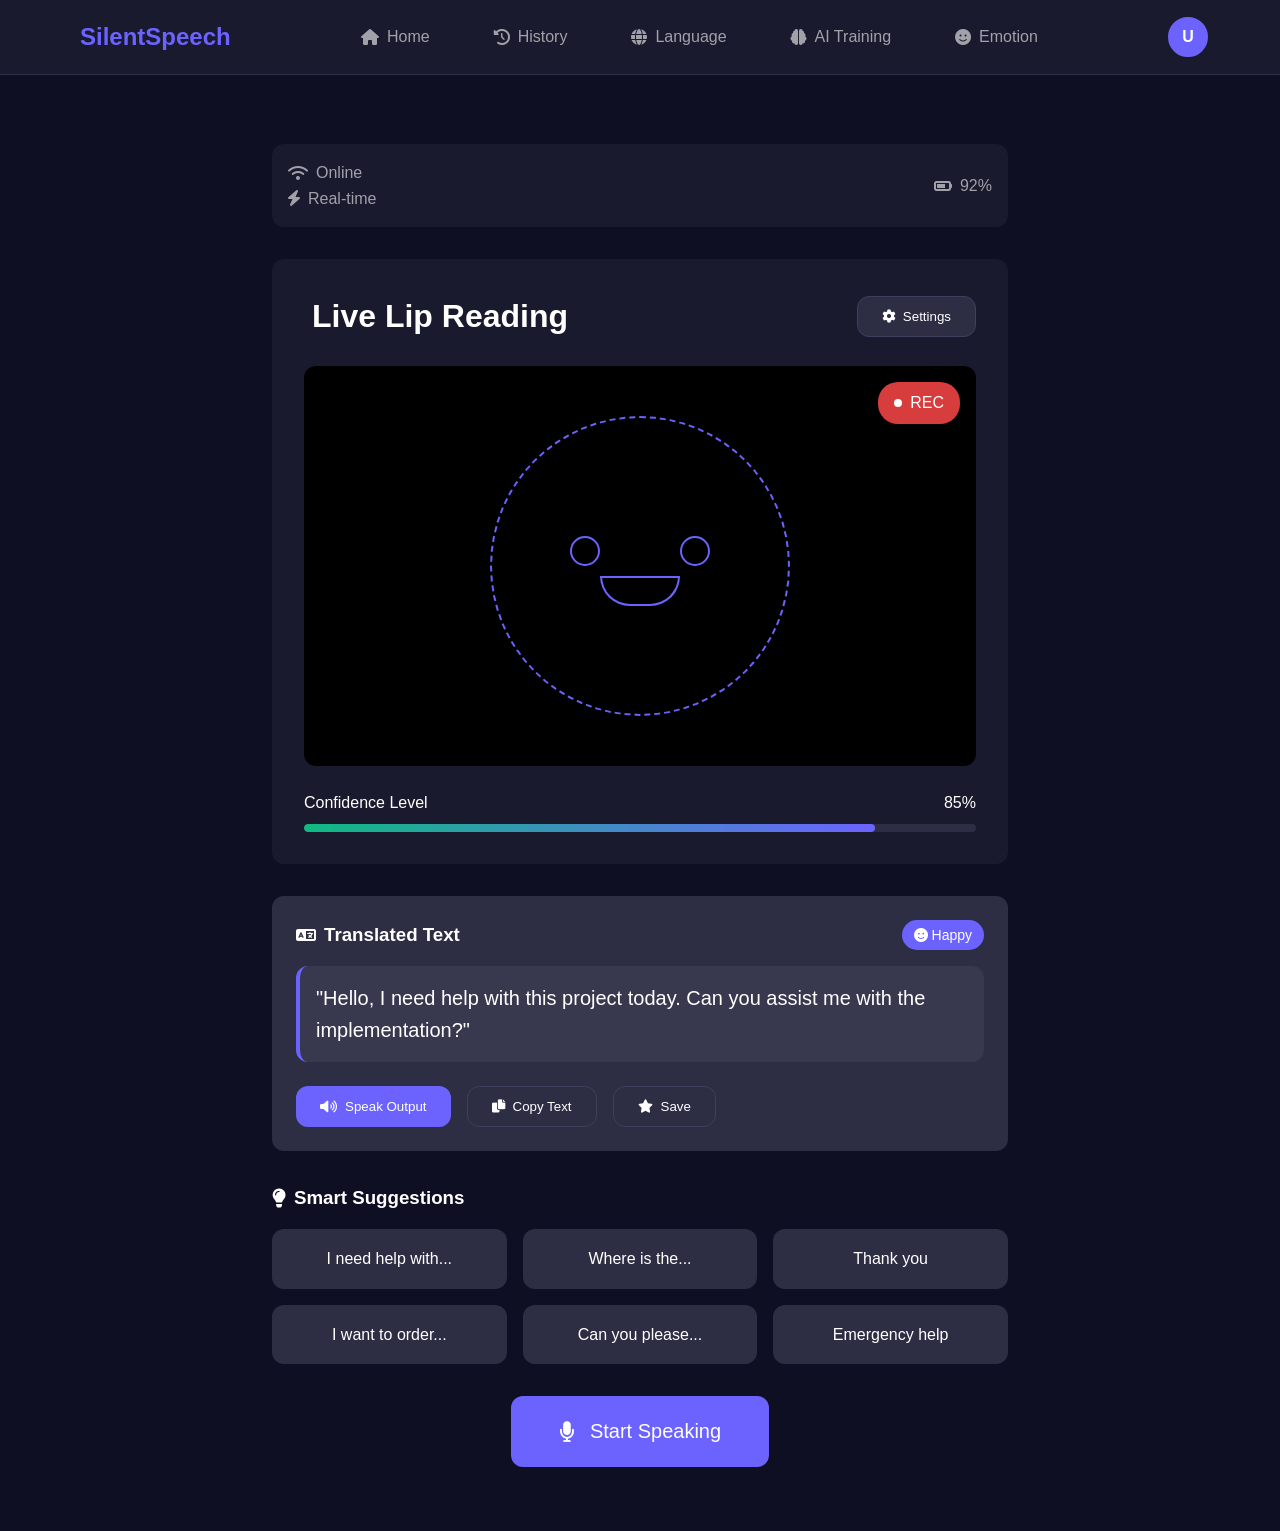
<file: Frontend/index .html>
<!DOCTYPE html>
<html lang="en">
<head>
    <meta charset="UTF-8">
    <meta name="viewport" content="width=device-width, initial-scale=1.0">
    <title>Silent Speech Translator</title>
    <link rel="stylesheet" href="css/style.css">
    <link rel="stylesheet" href="css/home.css">
    <link href="https://cdnjs.cloudflare.com/ajax/libs/font-awesome/6.0.0/css/all.min.css" rel="stylesheet">
</head>
<body>
    <!-- Navigation Header -->
    <nav class="navbar">
        <div class="nav-container">
            <div class="nav-logo">
                <i class="fas fa-lips"></i>
                <span>SilentSpeech</span>
            </div>
            <div class="nav-menu">
                <a href="index.html" class="nav-link active">
                    <i class="fas fa-home"></i>
                    <span>Home</span>
                </a>
                <a href="pages/history.html" class="nav-link">
                    <i class="fas fa-history"></i>
                    <span>History</span>
                </a>
                <a href="pages/language.html" class="nav-link">
                    <i class="fas fa-globe"></i>
                    <span>Language</span>
                </a>
                <a href="pages/training.html" class="nav-link">
                    <i class="fas fa-brain"></i>
                    <span>AI Training</span>
                </a>
                <a href="pages/emotion.html" class="nav-link">
                    <i class="fas fa-smile"></i>
                    <span>Emotion</span>
                </a>
            </div>
            <div class="nav-profile">
                <div class="avatar">U</div>
            </div>
        </div>
    </nav>

    <!-- Main Content - Home Page -->
    <main class="main-content">
        <div class="home-container">
            <!-- Status Bar -->
            <div class="status-bar">
                <div class="status-left">
                    <span class="status-item">
                        <i class="fas fa-wifi"></i>
                        Online
                    </span>
                    <span class="status-item">
                        <i class="fas fa-bolt"></i>
                        Real-time
                    </span>
                </div>
                <div class="status-right">
                    <span class="battery">
                        <i class="fas fa-battery-three-quarters"></i>
                        92%
                    </span>
                </div>
            </div>

            <!-- Main Camera Section -->
            <div class="camera-section">
                <div class="camera-header">
                    <h1><i class="fas fa-lips"></i> Live Lip Reading</h1>
                    <div class="camera-controls">
                        <button class="btn btn-secondary">
                            <i class="fas fa-cog"></i>
                            Settings
                        </button>
                    </div>
                </div>

                <div class="camera-container">
                    <div class="camera-preview">
                        <div class="face-guide">
                            <div class="face-circle">
                                <div class="face-landmarks">
                                    <div class="eye left-eye"></div>
                                    <div class="eye right-eye"></div>
                                    <div class="mouth"></div>
                                </div>
                            </div>
                        </div>
                        <div class="camera-overlay">
                            <div class="recording-indicator">
                                <div class="rec-dot"></div>
                                <span>REC</span>
                            </div>
                        </div>
                    </div>
                </div>

                <!-- Confidence Indicator -->
                <div class="confidence-indicator">
                    <div class="confidence-header">
                        <span>Confidence Level</span>
                        <span class="confidence-value">85%</span>
                    </div>
                    <div class="confidence-bar">
                        <div class="confidence-fill" style="width: 85%;"></div>
                    </div>
                </div>
            </div>

            <!-- Translation Output -->
            <div class="translation-section">
                <div class="translation-card">
                    <div class="card-header">
                        <i class="fas fa-language"></i>
                        <h3>Translated Text</h3>
                        <div class="emotion-tag">
                            <i class="fas fa-smile"></i>
                            Happy
                        </div>
                    </div>
                    <div class="translated-text">
                        "Hello, I need help with this project today. Can you assist me with the implementation?"
                    </div>
                    <div class="translation-actions">
                        <button class="btn btn-primary">
                            <i class="fas fa-volume-up"></i>
                            Speak Output
                        </button>
                        <button class="btn btn-secondary">
                            <i class="fas fa-copy"></i>
                            Copy Text
                        </button>
                        <button class="btn btn-secondary">
                            <i class="fas fa-star"></i>
                            Save
                        </button>
                    </div>
                </div>
            </div>

            <!-- Smart Suggestions -->
            <div class="suggestions-section">
                <h3><i class="fas fa-lightbulb"></i> Smart Suggestions</h3>
                <div class="suggestions-grid">
                    <div class="suggestion-chip">I need help with...</div>
                    <div class="suggestion-chip">Where is the...</div>
                    <div class="suggestion-chip">Thank you</div>
                    <div class="suggestion-chip">I want to order...</div>
                    <div class="suggestion-chip">Can you please...</div>
                    <div class="suggestion-chip">Emergency help</div>
                </div>
            </div>

            <!-- Quick Actions -->
            <div class="quick-actions">
                <button class="action-btn large-btn" id="startSpeaking">
                    <i class="fas fa-microphone"></i>
                    <span>Start Speaking</span>
                </button>
            </div>
        </div>
    </main>

    <script src="js/main.js"></script>
</body>
</html>
</file>
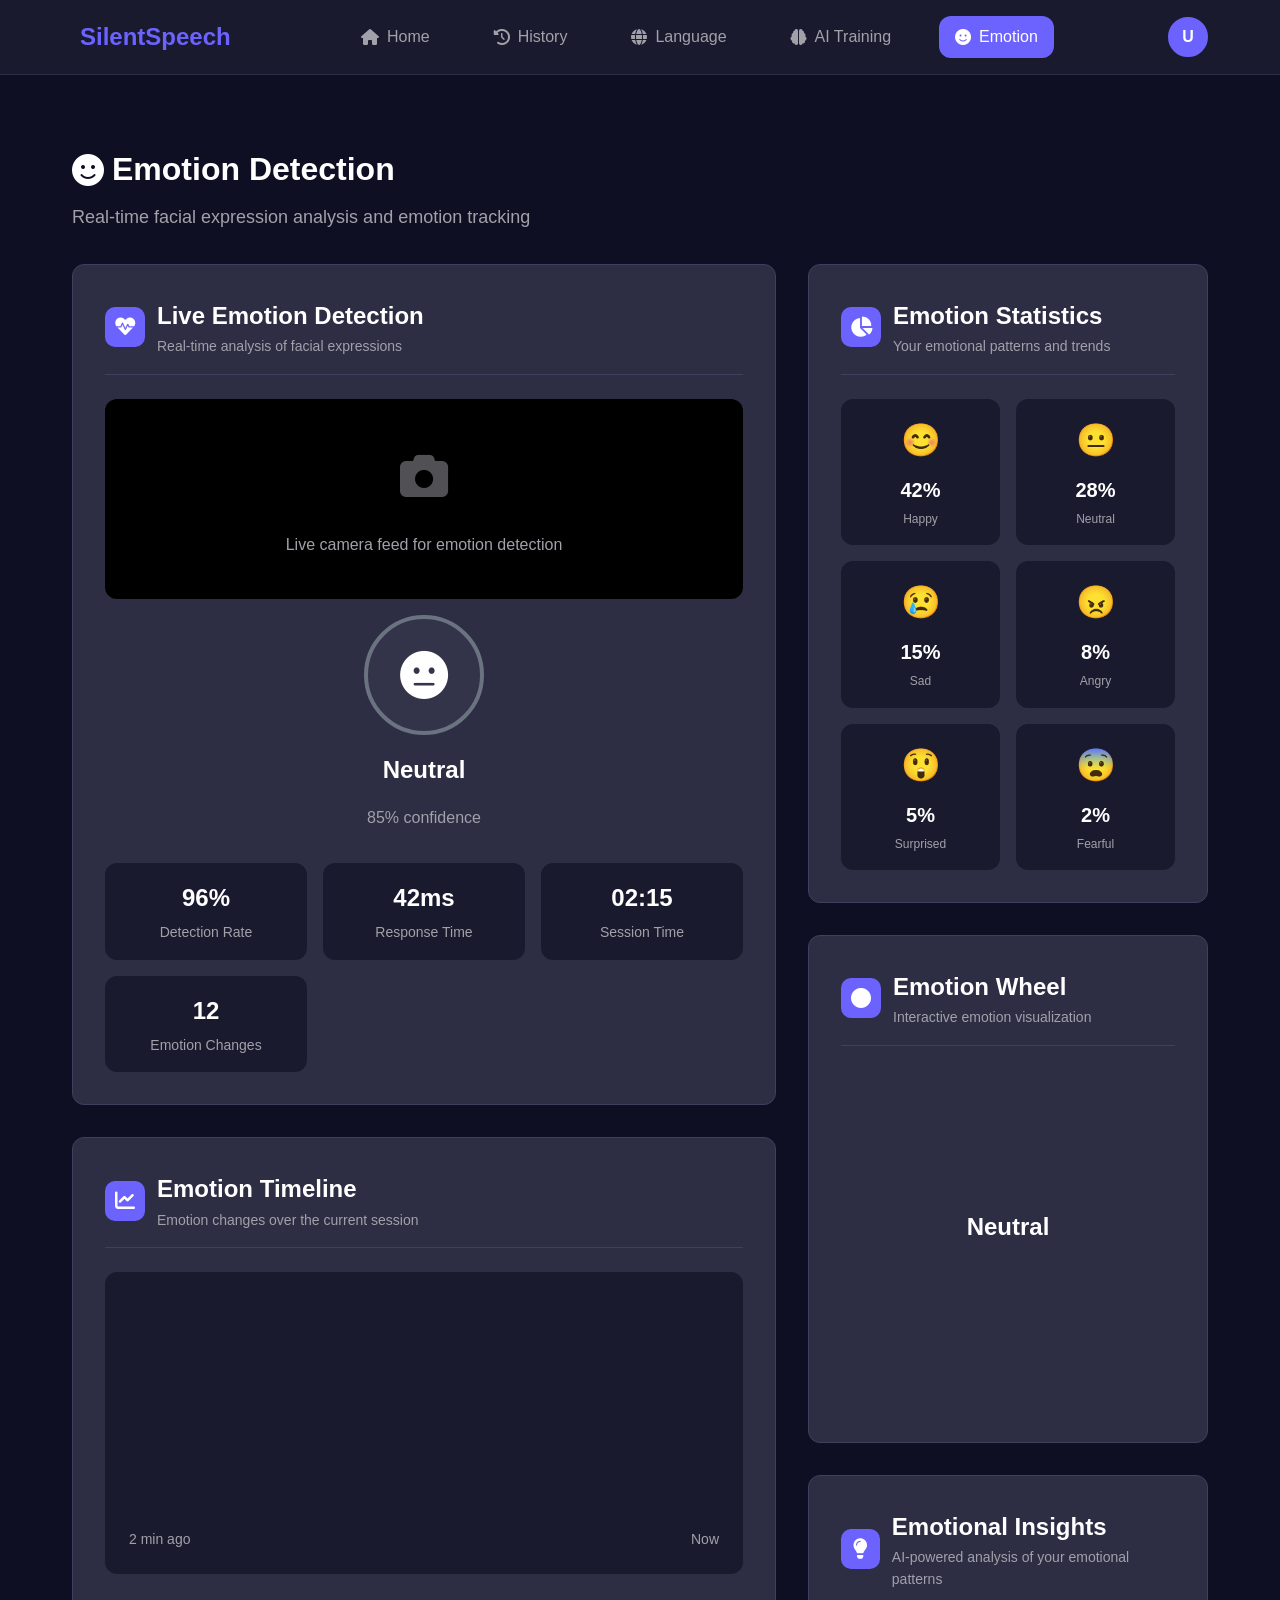
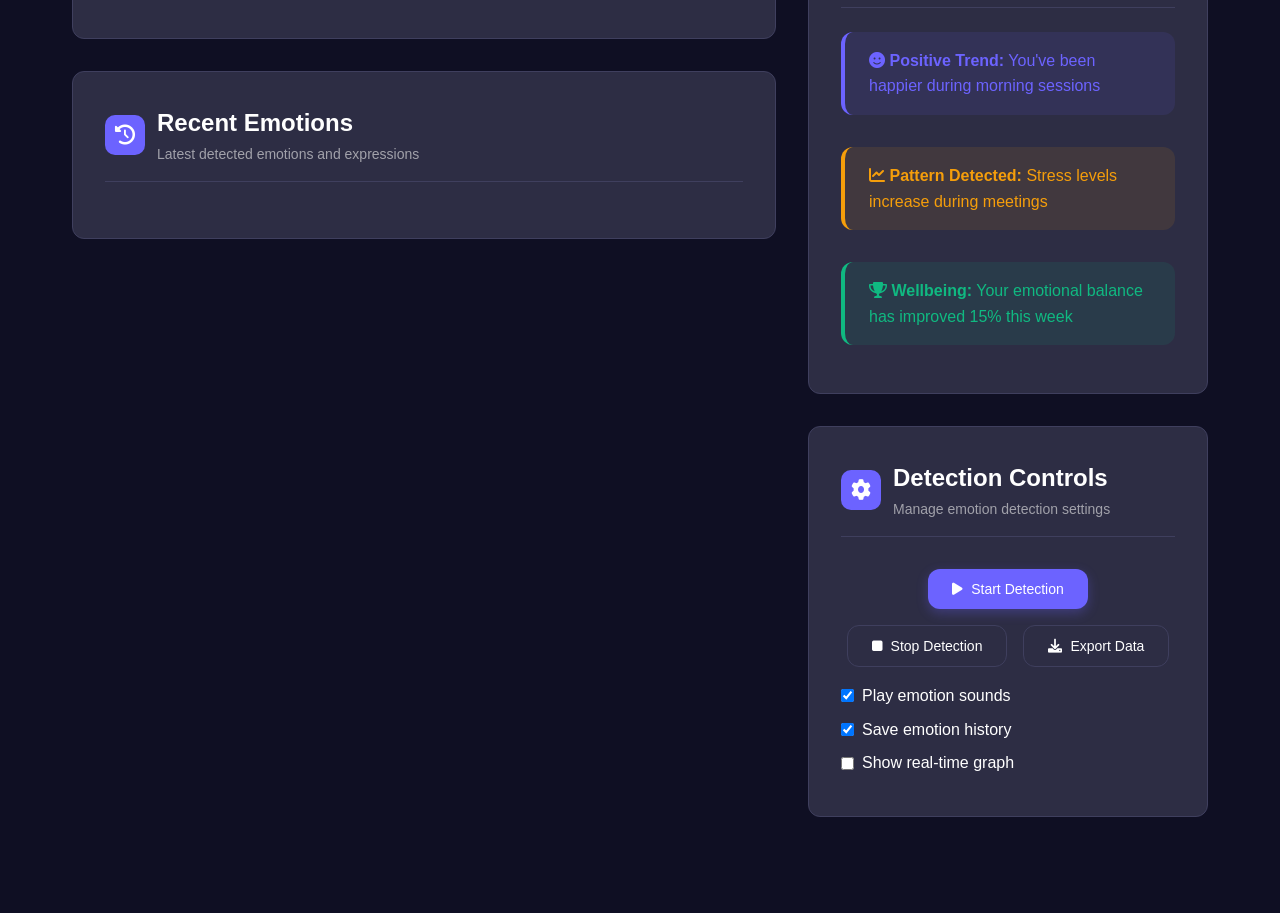
<file: Frontend/pages/emotion.html>
<!DOCTYPE html>
<html lang="en">
<head>
    <meta charset="UTF-8">
    <meta name="viewport" content="width=device-width, initial-scale=1.0">
    <title>Emotion Detection - Silent Speech Translator</title>
    <link rel="stylesheet" href="../css/style.css">
    <link rel="stylesheet" href="../css/components.css">
    <link href="https://cdnjs.cloudflare.com/ajax/libs/font-awesome/6.0.0/css/all.min.css" rel="stylesheet">
    <style>
        .emotion-container {
            max-width: 1200px;
            margin: 0 auto;
            padding: 2rem;
        }

        .emotion-header {
            margin-bottom: 2rem;
        }

        .emotion-title {
            display: flex;
            align-items: center;
            gap: 0.5rem;
            font-size: 2rem;
            margin-bottom: 0.5rem;
        }

        .emotion-subtitle {
            color: var(--text-secondary);
            font-size: 1.125rem;
        }

        .emotion-grid {
            display: grid;
            grid-template-columns: 1fr 400px;
            gap: 2rem;
        }

        @media (max-width: 1024px) {
            .emotion-grid {
                grid-template-columns: 1fr;
            }
        }

        .emotion-section {
            background: var(--card-bg);
            border-radius: var(--border-radius);
            padding: 2rem;
            border: 1px solid #3f3f5e;
            margin-bottom: 2rem;
        }

        .section-header {
            display: flex;
            align-items: center;
            gap: 0.75rem;
            margin-bottom: 1.5rem;
            padding-bottom: 1rem;
            border-bottom: 1px solid #3f3f5e;
        }

        .section-icon {
            width: 40px;
            height: 40px;
            background: var(--primary-color);
            border-radius: 10px;
            display: flex;
            align-items: center;
            justify-content: center;
            font-size: 1.25rem;
        }

        .section-title {
            font-size: 1.5rem;
            font-weight: 600;
        }

        .section-description {
            color: var(--text-secondary);
            font-size: 0.875rem;
        }

        /* Live Emotion Detection */
        .live-emotion {
            text-align: center;
        }

        .emotion-display {
            display: flex;
            flex-direction: column;
            align-items: center;
            gap: 1rem;
            margin-bottom: 2rem;
        }

        .emotion-avatar {
            width: 120px;
            height: 120px;
            border-radius: 50%;
            background: var(--secondary-bg);
            display: flex;
            align-items: center;
            justify-content: center;
            font-size: 3rem;
            transition: all 0.3s ease;
            border: 4px solid transparent;
        }

        .emotion-avatar.happy { border-color: #10B981; background: rgba(16, 185, 129, 0.1); }
        .emotion-avatar.sad { border-color: #3B82F6; background: rgba(59, 130, 246, 0.1); }
        .emotion-avatar.angry { border-color: #EF4444; background: rgba(239, 68, 68, 0.1); }
        .emotion-avatar.surprised { border-color: #F59E0B; background: rgba(245, 158, 11, 0.1); }
        .emotion-avatar.neutral { border-color: #6B7280; background: rgba(107, 114, 128, 0.1); }
        .emotion-avatar.fearful { border-color: #8B5CF6; background: rgba(139, 92, 246, 0.1); }
        .emotion-avatar.disgusted { border-color: #84CC16; background: rgba(132, 204, 22, 0.1); }

        .emotion-name {
            font-size: 1.5rem;
            font-weight: 600;
            text-transform: capitalize;
        }

        .emotion-confidence {
            color: var(--text-secondary);
            font-size: 1rem;
        }

        .emotion-graph {
            background: var(--secondary-bg);
            border-radius: var(--border-radius);
            padding: 1.5rem;
            margin-bottom: 2rem;
        }

        .graph-container {
            height: 200px;
            position: relative;
            margin: 1rem 0;
        }

        .graph-canvas {
            width: 100%;
            height: 100%;
        }

        .graph-labels {
            display: flex;
            justify-content: space-between;
            margin-top: 0.5rem;
            font-size: 0.875rem;
            color: var(--text-secondary);
        }

        .emotion-metrics {
            display: grid;
            grid-template-columns: repeat(auto-fit, minmax(150px, 1fr));
            gap: 1rem;
            margin-top: 1rem;
        }

        .metric-card {
            background: var(--secondary-bg);
            border-radius: var(--border-radius);
            padding: 1rem;
            text-align: center;
        }

        .metric-value {
            font-size: 1.5rem;
            font-weight: bold;
            margin-bottom: 0.25rem;
        }

        .metric-label {
            color: var(--text-secondary);
            font-size: 0.875rem;
        }

        /* Emotion History */
        .history-timeline {
            display: flex;
            flex-direction: column;
            gap: 1rem;
            max-height: 400px;
            overflow-y: auto;
        }

        .timeline-item {
            display: flex;
            align-items: center;
            gap: 1rem;
            padding: 1rem;
            background: var(--secondary-bg);
            border-radius: var(--border-radius);
            transition: all 0.3s ease;
        }

        .timeline-item:hover {
            border-color: var(--primary-color);
            transform: translateX(5px);
        }

        .timeline-emoji {
            font-size: 1.5rem;
            width: 40px;
            text-align: center;
        }

        .timeline-content {
            flex: 1;
        }

        .timeline-text {
            font-weight: 500;
            margin-bottom: 0.25rem;
        }

        .timeline-details {
            display: flex;
            gap: 1rem;
            font-size: 0.875rem;
            color: var(--text-secondary);
        }

        .timeline-confidence {
            font-weight: 600;
        }

        /* Emotion Statistics */
        .stats-grid {
            display: grid;
            grid-template-columns: repeat(auto-fit, minmax(120px, 1fr));
            gap: 1rem;
            margin-top: 1rem;
        }

        .stat-card {
            background: var(--secondary-bg);
            border-radius: var(--border-radius);
            padding: 1rem;
            text-align: center;
        }

        .stat-emoji {
            font-size: 2rem;
            margin-bottom: 0.5rem;
        }

        .stat-value {
            font-size: 1.25rem;
            font-weight: bold;
            margin-bottom: 0.25rem;
        }

        .stat-label {
            color: var(--text-secondary);
            font-size: 0.75rem;
        }

        /* Emotion Wheel */
        .emotion-wheel {
            display: flex;
            justify-content: center;
            margin: 2rem 0;
        }

        .wheel-container {
            position: relative;
            width: 300px;
            height: 300px;
        }

        .wheel-slice {
            position: absolute;
            width: 100%;
            height: 100%;
            border-radius: 50%;
            clip-path: polygon(50% 50%, 100% 0, 100% 100%);
            transform-origin: center;
            opacity: 0.7;
            transition: all 0.3s ease;
            cursor: pointer;
        }

        .wheel-slice:hover {
            opacity: 1;
            transform: scale(1.05);
        }

        .wheel-center {
            position: absolute;
            top: 50%;
            left: 50%;
            transform: translate(-50%, -50%);
            width: 80px;
            height: 80px;
            background: var(--card-bg);
            border-radius: 50%;
            display: flex;
            align-items: center;
            justify-content: center;
            font-size: 1.5rem;
            font-weight: bold;
        }

        /* Camera Feed */
        .camera-feed {
            width: 100%;
            height: 200px;
            background: #000;
            border-radius: var(--border-radius);
            display: flex;
            align-items: center;
            justify-content: center;
            margin-bottom: 1rem;
            position: relative;
            overflow: hidden;
        }

        .camera-placeholder {
            text-align: center;
            color: var(--text-secondary);
        }

        .camera-icon {
            font-size: 3rem;
            margin-bottom: 1rem;
            opacity: 0.5;
        }

        .face-overlay {
            position: absolute;
            top: 0;
            left: 0;
            width: 100%;
            height: 100%;
            pointer-events: none;
        }

        /* Controls */
        .emotion-controls {
            display: flex;
            gap: 1rem;
            justify-content: center;
            margin-top: 2rem;
            flex-wrap: wrap;
        }

        /* Emotion Colors */
        .happy-color { background: #10B981; }
        .sad-color { background: #3B82F6; }
        .angry-color { background: #EF4444; }
        .surprised-color { background: #F59E0B; }
        .neutral-color { background: #6B7280; }
        .fearful-color { background: #8B5CF6; }
        .disgusted-color { background: #84CC16; }

        /* Responsive */
        @media (max-width: 768px) {
            .emotion-grid {
                grid-template-columns: 1fr;
            }

            .emotion-controls {
                flex-direction: column;
            }

            .wheel-container {
                width: 250px;
                height: 250px;
            }
        }
    </style>
</head>
<body>
    <!-- Navigation Header -->
    <nav class="navbar">
        <div class="nav-container">
            <div class="nav-logo">
                <i class="fas fa-lips"></i>
                <span>SilentSpeech</span>
            </div>
            <div class="nav-menu">
                <a href="../index.html" class="nav-link">
                    <i class="fas fa-home"></i>
                    <span>Home</span>
                </a>
                <a href="history.html" class="nav-link">
                    <i class="fas fa-history"></i>
                    <span>History</span>
                </a>
                <a href="language.html" class="nav-link">
                    <i class="fas fa-globe"></i>
                    <span>Language</span>
                </a>
                <a href="training.html" class="nav-link">
                    <i class="fas fa-brain"></i>
                    <span>AI Training</span>
                </a>
                <a href="emotion.html" class="nav-link active">
                    <i class="fas fa-smile"></i>
                    <span>Emotion</span>
                </a>
            </div>
            <div class="nav-profile">
                <div class="avatar">U</div>
            </div>
        </div>
    </nav>

    <!-- Main Content -->
    <main class="main-content">
        <div class="emotion-container">
            <!-- Header -->
            <div class="emotion-header">
                <h1 class="emotion-title">
                    <i class="fas fa-smile"></i>
                    Emotion Detection
                </h1>
                <p class="emotion-subtitle">
                    Real-time facial expression analysis and emotion tracking
                </p>
            </div>

            <div class="emotion-grid">
                <!-- Left Column - Live Detection -->
                <div class="detection-column">
                    <!-- Live Emotion Detection -->
                    <section class="emotion-section">
                        <div class="section-header">
                            <div class="section-icon">
                                <i class="fas fa-heartbeat"></i>
                            </div>
                            <div>
                                <h2 class="section-title">Live Emotion Detection</h2>
                                <p class="section-description">Real-time analysis of facial expressions</p>
                            </div>
                        </div>

                        <div class="live-emotion">
                            <div class="camera-feed">
                                <div class="camera-placeholder">
                                    <div class="camera-icon">
                                        <i class="fas fa-camera"></i>
                                    </div>
                                    <div>Live camera feed for emotion detection</div>
                                </div>
                                <canvas class="face-overlay" id="faceOverlay"></canvas>
                            </div>

                            <div class="emotion-display">
                                <div class="emotion-avatar neutral" id="emotionAvatar">
                                    <i class="fas fa-meh" id="emotionIcon"></i>
                                </div>
                                <div class="emotion-name" id="emotionName">Neutral</div>
                                <div class="emotion-confidence" id="emotionConfidence">85% confidence</div>
                            </div>

                            <div class="emotion-metrics">
                                <div class="metric-card">
                                    <div class="metric-value" id="detectionRate">96%</div>
                                    <div class="metric-label">Detection Rate</div>
                                </div>
                                <div class="metric-card">
                                    <div class="metric-value" id="responseTime">42ms</div>
                                    <div class="metric-label">Response Time</div>
                                </div>
                                <div class="metric-card">
                                    <div class="metric-value" id="sessionTime">02:15</div>
                                    <div class="metric-label">Session Time</div>
                                </div>
                                <div class="metric-card">
                                    <div class="metric-value" id="emotionChanges">12</div>
                                    <div class="metric-label">Emotion Changes</div>
                                </div>
                            </div>
                        </div>
                    </section>

                    <!-- Emotion Graph -->
                    <section class="emotion-section">
                        <div class="section-header">
                            <div class="section-icon">
                                <i class="fas fa-chart-line"></i>
                            </div>
                            <div>
                                <h2 class="section-title">Emotion Timeline</h2>
                                <p class="section-description">Emotion changes over the current session</p>
                            </div>
                        </div>

                        <div class="emotion-graph">
                            <div class="graph-container">
                                <canvas class="graph-canvas" id="emotionGraph"></canvas>
                            </div>
                            <div class="graph-labels">
                                <span>2 min ago</span>
                                <span>Now</span>
                            </div>
                        </div>
                    </section>

                    <!-- Emotion History -->
                    <section class="emotion-section">
                        <div class="section-header">
                            <div class="section-icon">
                                <i class="fas fa-history"></i>
                            </div>
                            <div>
                                <h2 class="section-title">Recent Emotions</h2>
                                <p class="section-description">Latest detected emotions and expressions</p>
                            </div>
                        </div>

                        <div class="history-timeline" id="emotionTimeline">
                            <!-- Timeline items will be populated by JavaScript -->
                        </div>
                    </section>
                </div>

                <!-- Right Column - Stats & Analysis -->
                <div class="stats-column">
                    <!-- Emotion Statistics -->
                    <section class="emotion-section">
                        <div class="section-header">
                            <div class="section-icon">
                                <i class="fas fa-chart-pie"></i>
                            </div>
                            <div>
                                <h2 class="section-title">Emotion Statistics</h2>
                                <p class="section-description">Your emotional patterns and trends</p>
                            </div>
                        </div>

                        <div class="stats-grid">
                            <div class="stat-card">
                                <div class="stat-emoji">😊</div>
                                <div class="stat-value">42%</div>
                                <div class="stat-label">Happy</div>
                            </div>
                            <div class="stat-card">
                                <div class="stat-emoji">😐</div>
                                <div class="stat-value">28%</div>
                                <div class="stat-label">Neutral</div>
                            </div>
                            <div class="stat-card">
                                <div class="stat-emoji">😢</div>
                                <div class="stat-value">15%</div>
                                <div class="stat-label">Sad</div>
                            </div>
                            <div class="stat-card">
                                <div class="stat-emoji">😠</div>
                                <div class="stat-value">8%</div>
                                <div class="stat-label">Angry</div>
                            </div>
                            <div class="stat-card">
                                <div class="stat-emoji">😲</div>
                                <div class="stat-value">5%</div>
                                <div class="stat-label">Surprised</div>
                            </div>
                            <div class="stat-card">
                                <div class="stat-emoji">😨</div>
                                <div class="stat-value">2%</div>
                                <div class="stat-label">Fearful</div>
                            </div>
                        </div>
                    </section>

                    <!-- Emotion Wheel -->
                    <section class="emotion-section">
                        <div class="section-header">
                            <div class="section-icon">
                                <i class="fas fa-circle"></i>
                            </div>
                            <div>
                                <h2 class="section-title">Emotion Wheel</h2>
                                <p class="section-description">Interactive emotion visualization</p>
                            </div>
                        </div>

                        <div class="emotion-wheel">
                            <div class="wheel-container" id="emotionWheel">
                                <!-- Wheel slices will be generated by JavaScript -->
                                <div class="wheel-center">
                                    <span id="wheelEmotion">Neutral</span>
                                </div>
                            </div>
                        </div>
                    </section>

                    <!-- Emotional Insights -->
                    <section class="emotion-section">
                        <div class="section-header">
                            <div class="section-icon">
                                <i class="fas fa-lightbulb"></i>
                            </div>
                            <div>
                                <h2 class="section-title">Emotional Insights</h2>
                                <p class="section-description">AI-powered analysis of your emotional patterns</p>
                            </div>
                        </div>

                        <div style="display: grid; gap: 1rem;">
                            <div class="alert alert-info">
                                <i class="fas fa-smile"></i>
                                <strong>Positive Trend:</strong> You've been happier during morning sessions
                            </div>
                            <div class="alert alert-warning">
                                <i class="fas fa-chart-line"></i>
                                <strong>Pattern Detected:</strong> Stress levels increase during meetings
                            </div>
                            <div class="alert alert-success">
                                <i class="fas fa-trophy"></i>
                                <strong>Wellbeing:</strong> Your emotional balance has improved 15% this week
                            </div>
                        </div>
                    </section>

                    <!-- Controls -->
                    <section class="emotion-section">
                        <div class="section-header">
                            <div class="section-icon">
                                <i class="fas fa-cog"></i>
                            </div>
                            <div>
                                <h2 class="section-title">Detection Controls</h2>
                                <p class="section-description">Manage emotion detection settings</p>
                            </div>
                        </div>

                        <div class="emotion-controls">
                            <button class="btn btn-primary" id="startDetectionBtn">
                                <i class="fas fa-play"></i>
                                Start Detection
                            </button>
                            <button class="btn btn-secondary" id="stopDetectionBtn">
                                <i class="fas fa-stop"></i>
                                Stop Detection
                            </button>
                            <button class="btn btn-secondary" id="exportDataBtn">
                                <i class="fas fa-download"></i>
                                Export Data
                            </button>
                        </div>

                        <div style="margin-top: 1rem;">
                            <label class="form-check">
                                <input type="checkbox" id="enableSound" checked>
                                <span>Play emotion sounds</span>
                            </label>
                            <label class="form-check">
                                <input type="checkbox" id="saveHistory" checked>
                                <span>Save emotion history</span>
                            </label>
                            <label class="form-check">
                                <input type="checkbox" id="showGraph">
                                <span>Show real-time graph</span>
                            </label>
                        </div>
                    </section>
                </div>
            </div>
        </div>
    </main>

    <script src="../js/utils.js"></script>
    <script>
        class EmotionDetector {
            constructor() {
                this.isDetecting = false;
                this.currentEmotion = 'neutral';
                this.emotionHistory = [];
                this.sessionStartTime = null;
                this.emotionChanges = 0;
                
                this.emotions = {
                    happy: { emoji: '😊', icon: 'fa-smile', color: '#10B981', sound: 'happy' },
                    sad: { emoji: '😢', icon: 'fa-frown', color: '#3B82F6', sound: 'sad' },
                    angry: { emoji: '😠', icon: 'fa-angry', color: '#EF4444', sound: 'angry' },
                    surprised: { emoji: '😲', icon: 'fa-surprise', color: '#F59E0B', sound: 'surprised' },
                    neutral: { emoji: '😐', icon: 'fa-meh', color: '#6B7280', sound: 'neutral' },
                    fearful: { emoji: '😨', icon: 'fa-flushed', color: '#8B5CF6', sound: 'fearful' },
                    disgusted: { emoji: '🤢', icon: 'fa-grimace', color: '#84CC16', sound: 'disgusted' }
                };

                this.emotionData = [];
                this.init();
            }

            init() {
                this.loadEmotionData();
                this.createEmotionWheel();
                this.bindEvents();
                this.generateMockHistory();
                this.updateUI();
                this.startMockDetection();
            }

            loadEmotionData() {
                const saved = utils.getItem('emotionData');
                if (saved) {
                    this.emotionData = saved;
                }
            }

            saveEmotionData() {
                utils.setItem('emotionData', this.emotionData);
            }

            bindEvents() {
                // Detection controls
                document.getElementById('startDetectionBtn').addEventListener('click', () => {
                    this.startDetection();
                });

                document.getElementById('stopDetectionBtn').addEventListener('click', () => {
                    this.stopDetection();
                });

                document.getElementById('exportDataBtn').addEventListener('click', () => {
                    this.exportData();
                });

                // Wheel interaction
                this.setupWheelInteraction();
            }

            createEmotionWheel() {
                const wheel = document.getElementById('emotionWheel');
                const emotions = Object.keys(this.emotions);
                const sliceAngle = 360 / emotions.length;

                emotions.forEach((emotion, index) => {
                    const slice = document.createElement('div');
                    slice.className = `wheel-slice ${emotion}-color`;
                    slice.style.transform = `rotate(${index * sliceAngle}deg)`;
                    slice.dataset.emotion = emotion;
                    wheel.appendChild(slice);
                });
            }

            setupWheelInteraction() {
                document.querySelectorAll('.wheel-slice').forEach(slice => {
                    slice.addEventListener('click', (e) => {
                        const emotion = e.target.dataset.emotion;
                        this.setEmotion(emotion, 95);
                    });
                });
            }

            startDetection() {
                this.isDetecting = true;
                this.sessionStartTime = new Date();
                this.emotionChanges = 0;
                
                document.getElementById('startDetectionBtn').disabled = true;
                document.getElementById('stopDetectionBtn').disabled = false;

                this.updateSessionTimer();
                utils.log('Emotion detection started');
            }

            stopDetection() {
                this.isDetecting = false;
                
                document.getElementById('startDetectionBtn').disabled = false;
                document.getElementById('stopDetectionBtn').disabled = true;

                utils.log('Emotion detection stopped');
            }

            startMockDetection() {
                // Simulate emotion detection for demo
                setInterval(() => {
                    if (this.isDetecting) {
                        this.detectRandomEmotion();
                    }
                }, 3000);
            }

            detectRandomEmotion() {
                const emotions = Object.keys(this.emotions);
                const randomEmotion = emotions[Math.floor(Math.random() * emotions.length)];
                const confidence = Math.floor(Math.random() * 30) + 70; // 70-100%

                this.setEmotion(randomEmotion, confidence);
            }

            setEmotion(emotion, confidence) {
                if (this.currentEmotion !== emotion) {
                    this.emotionChanges++;
                }

                this.currentEmotion = emotion;
                const emotionInfo = this.emotions[emotion];

                // Update UI
                this.updateEmotionDisplay(emotion, confidence, emotionInfo);
                this.addToHistory(emotion, confidence);
                this.updateGraph();
                this.updateMetrics();

                // Play sound if enabled
                if (document.getElementById('enableSound').checked) {
                    this.playEmotionSound(emotion);
                }

                utils.log(`Emotion detected: ${emotion} (${confidence}%)`);
            }

            updateEmotionDisplay(emotion, confidence, emotionInfo) {
                // Update avatar
                const avatar = document.getElementById('emotionAvatar');
                const icon = document.getElementById('emotionIcon');
                const name = document.getElementById('emotionName');
                const conf = document.getElementById('emotionConfidence');
                const wheelEmotion = document.getElementById('wheelEmotion');

                // Remove all emotion classes
                avatar.className = 'emotion-avatar';
                avatar.classList.add(emotion);

                // Update content
                icon.className = `fas ${emotionInfo.icon}`;
                name.textContent = utils.capitalizeFirst(emotion);
                conf.textContent = `${confidence}% confidence`;
                wheelEmotion.textContent = utils.capitalizeFirst(emotion);
            }

            addToHistory(emotion, confidence) {
                const historyItem = {
                    emotion: emotion,
                    confidence: confidence,
                    timestamp: new Date(),
                    text: this.getRandomPhrase(emotion)
                };

                this.emotionHistory.unshift(historyItem);
                
                // Keep only last 20 items
                if (this.emotionHistory.length > 20) {
                    this.emotionHistory = this.emotionHistory.slice(0, 20);
                }

                this.updateTimeline();
                
                // Save to data
                this.emotionData.push(historyItem);
                this.saveEmotionData();
            }

            getRandomPhrase(emotion) {
                const phrases = {
                    happy: [
                        "That's wonderful news!",
                        "I'm feeling great today!",
                        "This is amazing!",
                        "I love this!",
                        "Everything is going well!"
                    ],
                    sad: [
                        "I'm not feeling well...",
                        "This is disappointing",
                        "I miss my friends",
                        "I need some comfort",
                        "Things are tough right now"
                    ],
                    angry: [
                        "This is unacceptable!",
                        "I'm really frustrated",
                        "This makes me angry",
                        "I can't believe this!",
                        "This needs to change!"
                    ],
                    surprised: [
                        "Wow, I didn't expect that!",
                        "This is surprising!",
                        "Oh my goodness!",
                        "I'm shocked!",
                        "That's unexpected!"
                    ],
                    neutral: [
                        "I see what you mean",
                        "That makes sense",
                        "Okay, understood",
                        "I'm listening",
                        "That's interesting"
                    ],
                    fearful: [
                        "I'm worried about this",
                        "This makes me anxious",
                        "I'm concerned",
                        "This is scary",
                        "I feel nervous"
                    ],
                    disgusted: [
                        "That's unpleasant",
                        "I don't like this",
                        "This is gross",
                        "That's disgusting",
                        "I can't stand this"
                    ]
                };

                const emotionPhrases = phrases[emotion] || phrases.neutral;
                return emotionPhrases[Math.floor(Math.random() * emotionPhrases.length)];
            }

            updateTimeline() {
                const timeline = document.getElementById('emotionTimeline');
                timeline.innerHTML = this.emotionHistory.map(item => `
                    <div class="timeline-item">
                        <div class="timeline-emoji">${this.emotions[item.emotion].emoji}</div>
                        <div class="timeline-content">
                            <div class="timeline-text">${item.text}</div>
                            <div class="timeline-details">
                                <span class="timeline-confidence">${item.confidence}% confidence</span>
                                <span>${utils.getRelativeTime(item.timestamp)}</span>
                            </div>
                        </div>
                    </div>
                `).join('');
            }

            updateGraph() {
                const canvas = document.getElementById('emotionGraph');
                const ctx = canvas.getContext('2d');
                
                // Set canvas size
                canvas.width = canvas.offsetWidth;
                canvas.height = canvas.offsetHeight;

                // Clear canvas
                ctx.clearRect(0, 0, canvas.width, canvas.height);

                // Draw simple line graph for demo
                const emotions = ['happy', 'sad', 'angry', 'surprised', 'neutral'];
                const points = 10;
                const padding = 20;
                const graphWidth = canvas.width - padding * 2;
                const graphHeight = canvas.height - padding * 2;

                ctx.beginPath();
                ctx.strokeStyle = var(--primary-color);
                ctx.lineWidth = 3;

                for (let i = 0; i < points; i++) {
                    const x = padding + (i / (points - 1)) * graphWidth;
                    const y = padding + (Math.random() * graphHeight);
                    
                    if (i === 0) {
                        ctx.moveTo(x, y);
                    } else {
                        ctx.lineTo(x, y);
                    }
                }

                ctx.stroke();
            }

            updateMetrics() {
                document.getElementById('detectionRate').textContent = '96%';
                document.getElementById('responseTime').textContent = '42ms';
                document.getElementById('emotionChanges').textContent = this.emotionChanges;
            }

            updateSessionTimer() {
                if (this.isDetecting && this.sessionStartTime) {
                    const updateTimer = () => {
                        if (this.isDetecting) {
                            const now = new Date();
                            const diff = Math.floor((now - this.sessionStartTime) / 1000);
                            const minutes = Math.floor(diff / 60);
                            const seconds = diff % 60;
                            
                            document.getElementById('sessionTime').textContent = 
                                `${minutes.toString().padStart(2, '0')}:${seconds.toString().padStart(2, '0')}`;
                            
                            setTimeout(updateTimer, 1000);
                        }
                    };
                    updateTimer();
                }
            }

            playEmotionSound(emotion) {
                // In a real app, this would play actual sound files
                utils.log(`Playing sound for emotion: ${emotion}`);
            }

            exportData() {
                const data = {
                    emotionHistory: this.emotionHistory,
                    exportDate: new Date().toISOString(),
                    sessionStats: {
                        totalDetections: this.emotionHistory.length,
                        emotionChanges: this.emotionChanges,
                        detectionTime: this.sessionStartTime ? 
                            Math.floor((new Date() - this.sessionStartTime) / 1000) : 0
                    }
                };

                utils.exportToJSON(data, 'emotion-detection-data.json');
                this.showMessage('Emotion data exported successfully!', 'success');
            }

            generateMockHistory() {
                // Generate some mock history for demo
                const emotions = Object.keys(this.emotions);
                const now = new Date();

                for (let i = 0; i < 8; i++) {
                    const emotion = emotions[Math.floor(Math.random() * emotions.length)];
                    const confidence = Math.floor(Math.random() * 30) + 70;
                    const timestamp = new Date(now - (i * 5 * 60 * 1000)); // 5 minutes apart

                    this.emotionHistory.push({
                        emotion: emotion,
                        confidence: confidence,
                        timestamp: timestamp,
                        text: this.getRandomPhrase(emotion)
                    });
                }

                this.updateTimeline();
            }

            showMessage(message, type = 'info') {
                const messageDiv = document.createElement('div');
                messageDiv.className = `alert alert-${type}`;
                messageDiv.style.cssText = `
                    position: fixed;
                    top: 100px;
                    right: 20px;
                    z-index: 1000;
                    min-width: 300px;
                `;
                messageDiv.textContent = message;
                
                document.body.appendChild(messageDiv);
                
                setTimeout(() => {
                    messageDiv.remove();
                }, 3000);
            }
        }

        // Initialize emotion detector when page loads
        document.addEventListener('DOMContentLoaded', () => {
            window.emotionDetector = new EmotionDetector();
        });
    </script>
</body>
</html>
</file>
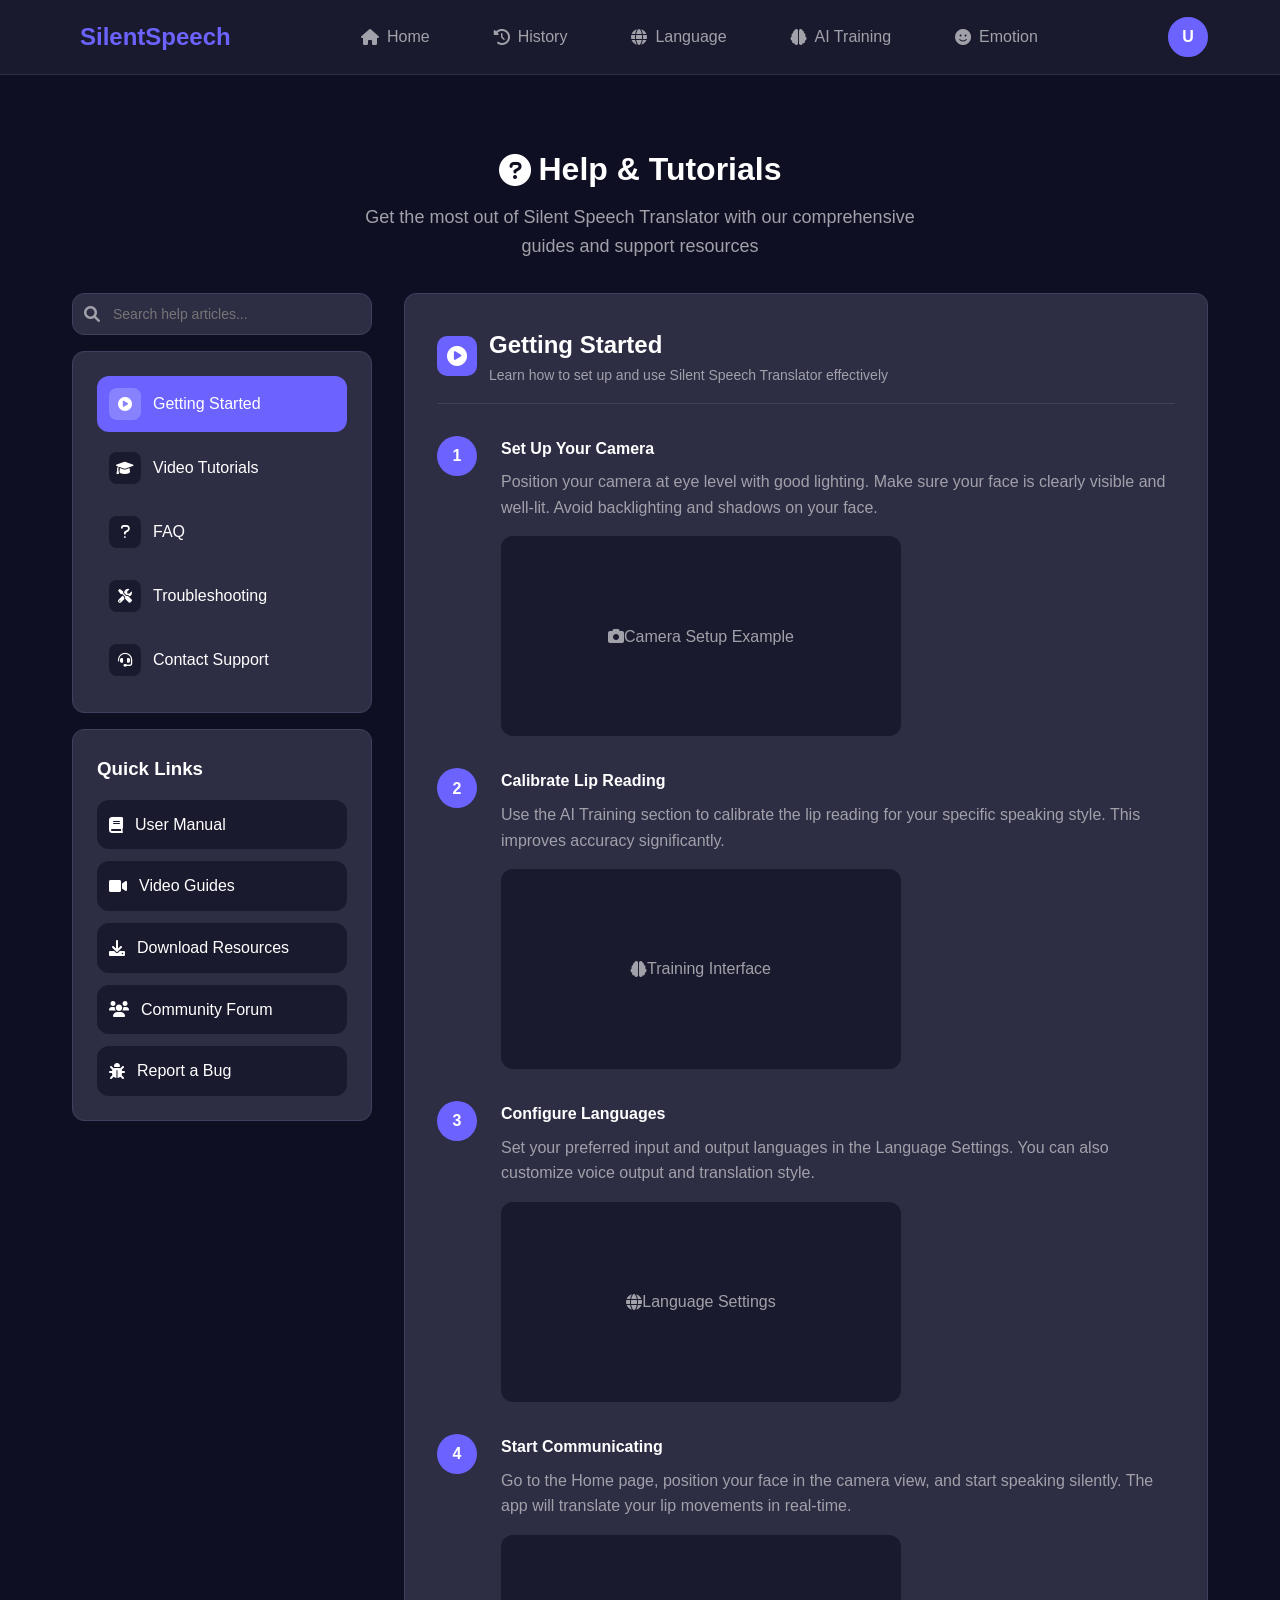
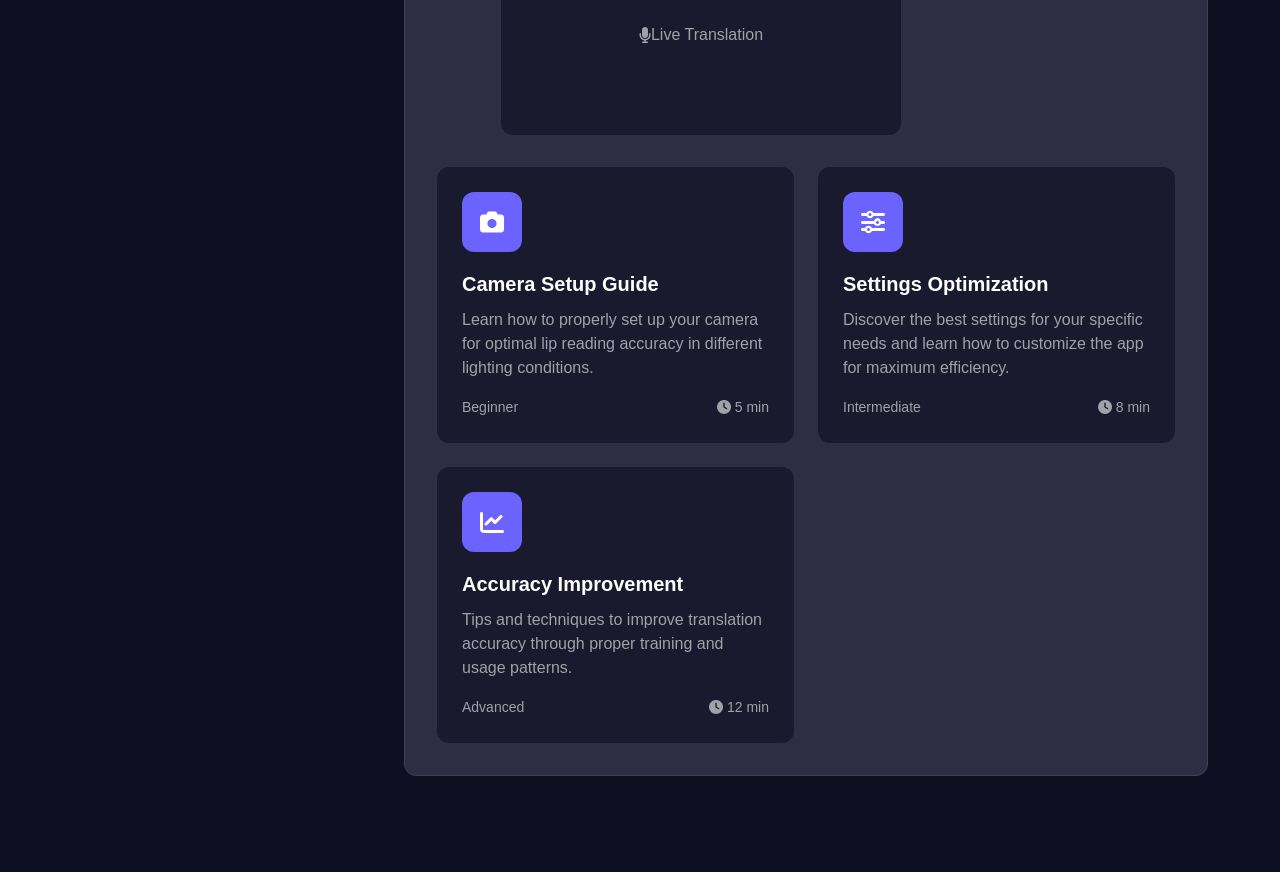
<file: Frontend/pages/help.html>
<!DOCTYPE html>
<html lang="en">
<head>
    <meta charset="UTF-8">
    <meta name="viewport" content="width=device-width, initial-scale=1.0">
    <title>Help & Tutorials - Silent Speech Translator</title>
    <link rel="stylesheet" href="../css/style.css">
    <link rel="stylesheet" href="../css/components.css">
    <link href="https://cdnjs.cloudflare.com/ajax/libs/font-awesome/6.0.0/css/all.min.css" rel="stylesheet">
    <style>
        .help-container {
            max-width: 1200px;
            margin: 0 auto;
            padding: 2rem;
        }

        .help-header {
            margin-bottom: 2rem;
            text-align: center;
        }

        .help-title {
            display: flex;
            align-items: center;
            justify-content: center;
            gap: 0.5rem;
            font-size: 2rem;
            margin-bottom: 0.5rem;
        }

        .help-subtitle {
            color: var(--text-secondary);
            font-size: 1.125rem;
            max-width: 600px;
            margin: 0 auto;
        }

        .help-grid {
            display: grid;
            grid-template-columns: 300px 1fr;
            gap: 2rem;
        }

        @media (max-width: 768px) {
            .help-grid {
                grid-template-columns: 1fr;
            }
        }

        .help-section {
            background: var(--card-bg);
            border-radius: var(--border-radius);
            padding: 2rem;
            border: 1px solid #3f3f5e;
            margin-bottom: 2rem;
        }

        .section-header {
            display: flex;
            align-items: center;
            gap: 0.75rem;
            margin-bottom: 1.5rem;
            padding-bottom: 1rem;
            border-bottom: 1px solid #3f3f5e;
        }

        .section-icon {
            width: 40px;
            height: 40px;
            background: var(--primary-color);
            border-radius: 10px;
            display: flex;
            align-items: center;
            justify-content: center;
            font-size: 1.25rem;
        }

        .section-title {
            font-size: 1.5rem;
            font-weight: 600;
        }

        .section-description {
            color: var(--text-secondary);
            font-size: 0.875rem;
        }

        /* Help Sidebar */
        .help-sidebar {
            position: sticky;
            top: 100px;
            height: fit-content;
        }

        .search-box {
            position: relative;
            margin-bottom: 1rem;
        }

        .search-input {
            width: 100%;
            padding: 0.75rem 1rem 0.75rem 2.5rem;
            background: var(--card-bg);
            border: 1px solid #3f3f5e;
            border-radius: var(--border-radius);
            color: var(--text-primary);
            font-size: 0.875rem;
        }

        .search-icon {
            position: absolute;
            left: 0.75rem;
            top: 50%;
            transform: translateY(-50%);
            color: var(--text-secondary);
        }

        .help-categories {
            background: var(--card-bg);
            border-radius: var(--border-radius);
            padding: 1.5rem;
            border: 1px solid #3f3f5e;
        }

        .category-list {
            display: flex;
            flex-direction: column;
            gap: 0.5rem;
        }

        .category-item {
            display: flex;
            align-items: center;
            gap: 0.75rem;
            padding: 0.75rem;
            border-radius: var(--border-radius);
            cursor: pointer;
            transition: all 0.3s ease;
            text-decoration: none;
            color: var(--text-primary);
        }

        .category-item:hover {
            background: var(--secondary-bg);
        }

        .category-item.active {
            background: var(--primary-color);
            color: white;
        }

        .category-icon {
            width: 32px;
            height: 32px;
            background: var(--secondary-bg);
            border-radius: 8px;
            display: flex;
            align-items: center;
            justify-content: center;
            font-size: 0.875rem;
        }

        .category-item.active .category-icon {
            background: rgba(255, 255, 255, 0.2);
        }

        .quick-links {
            background: var(--card-bg);
            border-radius: var(--border-radius);
            padding: 1.5rem;
            border: 1px solid #3f3f5e;
            margin-top: 1rem;
        }

        .link-list {
            display: flex;
            flex-direction: column;
            gap: 0.75rem;
        }

        .link-item {
            display: flex;
            align-items: center;
            gap: 0.75rem;
            padding: 0.75rem;
            background: var(--secondary-bg);
            border-radius: var(--border-radius);
            text-decoration: none;
            color: var(--text-primary);
            transition: all 0.3s ease;
        }

        .link-item:hover {
            background: var(--primary-color);
            color: white;
        }

        /* FAQ Section */
        .faq-list {
            display: flex;
            flex-direction: column;
            gap: 1rem;
        }

        .faq-item {
            background: var(--secondary-bg);
            border-radius: var(--border-radius);
            overflow: hidden;
            transition: all 0.3s ease;
        }

        .faq-question {
            display: flex;
            justify-content: space-between;
            align-items: center;
            padding: 1.5rem;
            cursor: pointer;
            font-weight: 500;
        }

        .faq-answer {
            padding: 0 1.5rem 1.5rem;
            color: var(--text-secondary);
            line-height: 1.6;
            display: none;
        }

        .faq-item.active .faq-answer {
            display: block;
        }

        .faq-toggle {
            transition: transform 0.3s ease;
        }

        .faq-item.active .faq-toggle {
            transform: rotate(180deg);
        }

        /* Tutorial Cards */
        .tutorial-grid {
            display: grid;
            grid-template-columns: repeat(auto-fit, minmax(300px, 1fr));
            gap: 1.5rem;
            margin-top: 1.5rem;
        }

        .tutorial-card {
            background: var(--secondary-bg);
            border-radius: var(--border-radius);
            padding: 1.5rem;
            transition: all 0.3s ease;
            border: 1px solid transparent;
        }

        .tutorial-card:hover {
            border-color: var(--primary-color);
            transform: translateY(-2px);
        }

        .tutorial-icon {
            width: 60px;
            height: 60px;
            background: var(--primary-color);
            border-radius: 12px;
            display: flex;
            align-items: center;
            justify-content: center;
            font-size: 1.5rem;
            margin-bottom: 1rem;
        }

        .tutorial-title {
            font-size: 1.25rem;
            font-weight: 600;
            margin-bottom: 0.5rem;
        }

        .tutorial-description {
            color: var(--text-secondary);
            margin-bottom: 1rem;
            line-height: 1.5;
        }

        .tutorial-meta {
            display: flex;
            justify-content: space-between;
            align-items: center;
            font-size: 0.875rem;
            color: var(--text-secondary);
        }

        .tutorial-duration {
            display: flex;
            align-items: center;
            gap: 0.25rem;
        }

        /* Video Tutorial */
        .video-container {
            position: relative;
            width: 100%;
            height: 400px;
            background: #000;
            border-radius: var(--border-radius);
            margin: 1.5rem 0;
            display: flex;
            align-items: center;
            justify-content: center;
            overflow: hidden;
        }

        .video-placeholder {
            text-align: center;
            color: var(--text-secondary);
        }

        .video-icon {
            font-size: 4rem;
            margin-bottom: 1rem;
            opacity: 0.5;
        }

        .video-controls {
            display: flex;
            gap: 1rem;
            justify-content: center;
            margin-top: 1rem;
        }

        /* Step-by-step Guide */
        .guide-steps {
            display: flex;
            flex-direction: column;
            gap: 2rem;
            margin: 2rem 0;
        }

        .guide-step {
            display: flex;
            gap: 1.5rem;
            align-items: flex-start;
        }

        .step-number {
            width: 40px;
            height: 40px;
            background: var(--primary-color);
            border-radius: 50%;
            display: flex;
            align-items: center;
            justify-content: center;
            font-weight: bold;
            flex-shrink: 0;
        }

        .step-content {
            flex: 1;
        }

        .step-title {
            font-weight: 600;
            margin-bottom: 0.5rem;
        }

        .step-description {
            color: var(--text-secondary);
            line-height: 1.6;
        }

        .step-image {
            width: 100%;
            max-width: 400px;
            height: 200px;
            background: var(--secondary-bg);
            border-radius: var(--border-radius);
            margin-top: 1rem;
            display: flex;
            align-items: center;
            justify-content: center;
            color: var(--text-secondary);
        }

        /* Contact Support */
        .contact-methods {
            display: grid;
            grid-template-columns: repeat(auto-fit, minmax(250px, 1fr));
            gap: 1.5rem;
            margin: 2rem 0;
        }

        .contact-card {
            background: var(--secondary-bg);
            border-radius: var(--border-radius);
            padding: 2rem;
            text-align: center;
            transition: all 0.3s ease;
        }

        .contact-card:hover {
            border-color: var(--primary-color);
            transform: translateY(-2px);
        }

        .contact-icon {
            width: 60px;
            height: 60px;
            background: var(--primary-color);
            border-radius: 50%;
            display: flex;
            align-items: center;
            justify-content: center;
            font-size: 1.5rem;
            margin: 0 auto 1rem;
        }

        .contact-title {
            font-weight: 600;
            margin-bottom: 0.5rem;
        }

        .contact-description {
            color: var(--text-secondary);
            margin-bottom: 1rem;
            line-height: 1.5;
        }

        /* Support Form */
        .support-form {
            background: var(--secondary-bg);
            border-radius: var(--border-radius);
            padding: 2rem;
            margin-top: 2rem;
        }

        .form-actions {
            display: flex;
            gap: 1rem;
            justify-content: flex-end;
            margin-top: 2rem;
        }

        /* Community Section */
        .community-stats {
            display: grid;
            grid-template-columns: repeat(auto-fit, minmax(150px, 1fr));
            gap: 1rem;
            margin: 2rem 0;
        }

        .stat-card {
            background: var(--secondary-bg);
            border-radius: var(--border-radius);
            padding: 1.5rem;
            text-align: center;
        }

        .stat-number {
            font-size: 2rem;
            font-weight: bold;
            color: var(--primary-color);
            margin-bottom: 0.5rem;
        }

        .stat-label {
            color: var(--text-secondary);
            font-size: 0.875rem;
        }

        /* Responsive */
        @media (max-width: 768px) {
            .guide-step {
                flex-direction: column;
                text-align: center;
            }

            .step-number {
                align-self: center;
            }

            .tutorial-grid {
                grid-template-columns: 1fr;
            }

            .contact-methods {
                grid-template-columns: 1fr;
            }
        }
    </style>
</head>
<body>
    <!-- Navigation Header -->
    <nav class="navbar">
        <div class="nav-container">
            <div class="nav-logo">
                <i class="fas fa-lips"></i>
                <span>SilentSpeech</span>
            </div>
            <div class="nav-menu">
                <a href="../index.html" class="nav-link">
                    <i class="fas fa-home"></i>
                    <span>Home</span>
                </a>
                <a href="history.html" class="nav-link">
                    <i class="fas fa-history"></i>
                    <span>History</span>
                </a>
                <a href="language.html" class="nav-link">
                    <i class="fas fa-globe"></i>
                    <span>Language</span>
                </a>
                <a href="training.html" class="nav-link">
                    <i class="fas fa-brain"></i>
                    <span>AI Training</span>
                </a>
                <a href="emotion.html" class="nav-link">
                    <i class="fas fa-smile"></i>
                    <span>Emotion</span>
                </a>
            </div>
            <div class="nav-profile">
                <div class="avatar">U</div>
            </div>
        </div>
    </nav>

    <!-- Main Content -->
    <main class="main-content">
        <div class="help-container">
            <!-- Header -->
            <div class="help-header">
                <h1 class="help-title">
                    <i class="fas fa-question-circle"></i>
                    Help & Tutorials
                </h1>
                <p class="help-subtitle">
                    Get the most out of Silent Speech Translator with our comprehensive guides and support resources
                </p>
            </div>

            <div class="help-grid">
                <!-- Left Sidebar -->
                <div class="help-sidebar">
                    <!-- Search -->
                    <div class="search-box">
                        <i class="fas fa-search search-icon"></i>
                        <input type="text" class="search-input" placeholder="Search help articles..." id="searchHelp">
                    </div>

                    <!-- Categories -->
                    <div class="help-categories">
                        <div class="category-list">
                            <a href="#getting-started" class="category-item active" data-section="getting-started">
                                <div class="category-icon">
                                    <i class="fas fa-play-circle"></i>
                                </div>
                                <span>Getting Started</span>
                            </a>
                            <a href="#tutorials" class="category-item" data-section="tutorials">
                                <div class="category-icon">
                                    <i class="fas fa-graduation-cap"></i>
                                </div>
                                <span>Video Tutorials</span>
                            </a>
                            <a href="#faq" class="category-item" data-section="faq">
                                <div class="category-icon">
                                    <i class="fas fa-question"></i>
                                </div>
                                <span>FAQ</span>
                            </a>
                            <a href="#troubleshooting" class="category-item" data-section="troubleshooting">
                                <div class="category-icon">
                                    <i class="fas fa-tools"></i>
                                </div>
                                <span>Troubleshooting</span>
                            </a>
                            <a href="#contact" class="category-item" data-section="contact">
                                <div class="category-icon">
                                    <i class="fas fa-headset"></i>
                                </div>
                                <span>Contact Support</span>
                            </a>
                        </div>
                    </div>

                    <!-- Quick Links -->
                    <div class="quick-links">
                        <h3 style="margin-bottom: 1rem;">Quick Links</h3>
                        <div class="link-list">
                            <a href="#" class="link-item">
                                <i class="fas fa-book"></i>
                                <span>User Manual</span>
                            </a>
                            <a href="#" class="link-item">
                                <i class="fas fa-video"></i>
                                <span>Video Guides</span>
                            </a>
                            <a href="#" class="link-item">
                                <i class="fas fa-download"></i>
                                <span>Download Resources</span>
                            </a>
                            <a href="#" class="link-item">
                                <i class="fas fa-users"></i>
                                <span>Community Forum</span>
                            </a>
                            <a href="#" class="link-item">
                                <i class="fas fa-bug"></i>
                                <span>Report a Bug</span>
                            </a>
                        </div>
                    </div>
                </div>

                <!-- Right Content -->
                <div class="help-content">
                    <!-- Getting Started Section -->
                    <section id="getting-started" class="help-section active-section">
                        <div class="section-header">
                            <div class="section-icon">
                                <i class="fas fa-play-circle"></i>
                            </div>
                            <div>
                                <h2 class="section-title">Getting Started</h2>
                                <p class="section-description">Learn how to set up and use Silent Speech Translator effectively</p>
                            </div>
                        </div>

                        <div class="guide-steps">
                            <div class="guide-step">
                                <div class="step-number">1</div>
                                <div class="step-content">
                                    <div class="step-title">Set Up Your Camera</div>
                                    <div class="step-description">
                                        Position your camera at eye level with good lighting. Make sure your face is clearly visible and well-lit. Avoid backlighting and shadows on your face.
                                    </div>
                                    <div class="step-image">
                                        <i class="fas fa-camera"></i>
                                        Camera Setup Example
                                    </div>
                                </div>
                            </div>

                            <div class="guide-step">
                                <div class="step-number">2</div>
                                <div class="step-content">
                                    <div class="step-title">Calibrate Lip Reading</div>
                                    <div class="step-description">
                                        Use the AI Training section to calibrate the lip reading for your specific speaking style. This improves accuracy significantly.
                                    </div>
                                    <div class="step-image">
                                        <i class="fas fa-brain"></i>
                                        Training Interface
                                    </div>
                                </div>
                            </div>

                            <div class="guide-step">
                                <div class="step-number">3</div>
                                <div class="step-content">
                                    <div class="step-title">Configure Languages</div>
                                    <div class="step-description">
                                        Set your preferred input and output languages in the Language Settings. You can also customize voice output and translation style.
                                    </div>
                                    <div class="step-image">
                                        <i class="fas fa-globe"></i>
                                        Language Settings
                                    </div>
                                </div>
                            </div>

                            <div class="guide-step">
                                <div class="step-number">4</div>
                                <div class="step-content">
                                    <div class="step-title">Start Communicating</div>
                                    <div class="step-description">
                                        Go to the Home page, position your face in the camera view, and start speaking silently. The app will translate your lip movements in real-time.
                                    </div>
                                    <div class="step-image">
                                        <i class="fas fa-microphone"></i>
                                        Live Translation
                                    </div>
                                </div>
                            </div>
                        </div>

                        <div class="tutorial-grid">
                            <div class="tutorial-card">
                                <div class="tutorial-icon">
                                    <i class="fas fa-camera"></i>
                                </div>
                                <div class="tutorial-title">Camera Setup Guide</div>
                                <div class="tutorial-description">
                                    Learn how to properly set up your camera for optimal lip reading accuracy in different lighting conditions.
                                </div>
                                <div class="tutorial-meta">
                                    <span>Beginner</span>
                                    <span class="tutorial-duration">
                                        <i class="fas fa-clock"></i>
                                        5 min
                                    </span>
                                </div>
                            </div>

                            <div class="tutorial-card">
                                <div class="tutorial-icon">
                                    <i class="fas fa-sliders-h"></i>
                                </div>
                                <div class="tutorial-title">Settings Optimization</div>
                                <div class="tutorial-description">
                                    Discover the best settings for your specific needs and learn how to customize the app for maximum efficiency.
                                </div>
                                <div class="tutorial-meta">
                                    <span>Intermediate</span>
                                    <span class="tutorial-duration">
                                        <i class="fas fa-clock"></i>
                                        8 min
                                    </span>
                                </div>
                            </div>

                            <div class="tutorial-card">
                                <div class="tutorial-icon">
                                    <i class="fas fa-chart-line"></i>
                                </div>
                                <div class="tutorial-title">Accuracy Improvement</div>
                                <div class="tutorial-description">
                                    Tips and techniques to improve translation accuracy through proper training and usage patterns.
                                </div>
                                <div class="tutorial-meta">
                                    <span>Advanced</span>
                                    <span class="tutorial-duration">
                                        <i class="fas fa-clock"></i>
                                        12 min
                                    </span>
                                </div>
                            </div>
                        </div>
                    </section>

                    <!-- Video Tutorials Section -->
                    <section id="tutorials" class="help-section" style="display: none;">
                        <div class="section-header">
                            <div class="section-icon">
                                <i class="fas fa-graduation-cap"></i>
                            </div>
                            <div>
                                <h2 class="section-title">Video Tutorials</h2>
                                <p class="section-description">Watch step-by-step video guides to master Silent Speech Translator</p>
                            </div>
                        </div>

                        <div class="video-container">
                            <div class="video-placeholder">
                                <div class="video-icon">
                                    <i class="fas fa-play-circle"></i>
                                </div>
                                <div>Video tutorials will be available here</div>
                                <div class="section-description">Comprehensive video guides coming soon</div>
                            </div>
                        </div>

                        <div class="video-controls">
                            <button class="btn btn-primary">
                                <i class="fas fa-play"></i>
                                Play Introduction
                            </button>
                            <button class="btn btn-secondary">
                                <i class="fas fa-download"></i>
                                Download Guide
                            </button>
                        </div>

                        <div class="tutorial-grid">
                            <div class="tutorial-card">
                                <div class="tutorial-icon">
                                    <i class="fas fa-rocket"></i>
                                </div>
                                <div class="tutorial-title">Quick Start Guide</div>
                                <div class="tutorial-description">
                                    Get up and running in 5 minutes with this comprehensive quick start video tutorial.
                                </div>
                                <div class="tutorial-meta">
                                    <span>5:30</span>
                                    <span class="tutorial-duration">
                                        <i class="fas fa-eye"></i>
                                        1.2K views
                                    </span>
                                </div>
                            </div>

                            <div class="tutorial-card">
                                <div class="tutorial-icon">
                                    <i class="fas fa-magic"></i>
                                </div>
                                <div class="tutorial-title">Advanced Features</div>
                                <div class="tutorial-description">
                                    Learn about advanced features like emotion detection, custom training, and API integration.
                                </div>
                                <div class="tutorial-meta">
                                    <span>15:45</span>
                                    <span class="tutorial-duration">
                                        <i class="fas fa-eye"></i>
                                        856 views
                                    </span>
                                </div>
                            </div>

                            <div class="tutorial-card">
                                <div class="tutorial-icon">
                                    <i class="fas fa-mobile-alt"></i>
                                </div>
                                <div class="tutorial-title">Mobile App Guide</div>
                                <div class="tutorial-description">
                                    Complete guide to using Silent Speech Translator on mobile devices with touch optimization.
                                </div>
                                <div class="tutorial-meta">
                                    <span>12:20</span>
                                    <span class="tutorial-duration">
                                        <i class="fas fa-eye"></i>
                                        2.1K views
                                    </span>
                                </div>
                            </div>
                        </div>
                    </section>

                    <!-- FAQ Section -->
                    <section id="faq" class="help-section" style="display: none;">
                        <div class="section-header">
                            <div class="section-icon">
                                <i class="fas fa-question"></i>
                            </div>
                            <div>
                                <h2 class="section-title">Frequently Asked Questions</h2>
                                <p class="section-description">Find answers to common questions about Silent Speech Translator</p>
                            </div>
                        </div>

                        <div class="faq-list">
                            <div class="faq-item">
                                <div class="faq-question">
                                    How accurate is the lip reading technology?
                                    <i class="fas fa-chevron-down faq-toggle"></i>
                                </div>
                                <div class="faq-answer">
                                    The accuracy varies based on lighting, camera quality, and individual speaking patterns. With proper setup and training, most users achieve 85-95% accuracy for common phrases. The AI continuously learns and improves with usage.
                                </div>
                            </div>

                            <div class="faq-item">
                                <div class="faq-question">
                                    What are the system requirements?
                                    <i class="fas fa-chevron-down faq-toggle"></i>
                                </div>
                                <div class="faq-answer">
                                    <strong>Minimum Requirements:</strong><br>
                                    - Modern web browser (Chrome, Firefox, Safari, Edge)<br>
                                    - Webcam with at least 720p resolution<br>
                                    - Good internet connection<br>
                                    - Microphone (for voice output)<br><br>
                                    <strong>Recommended:</strong><br>
                                    - 1080p webcam or better<br>
                                    - Stable lighting conditions<br>
                                    - Quiet environment for better focus
                                </div>
                            </div>

                            <div class="faq-item">
                                <div class="faq-question">
                                    Can I use the app in noisy environments?
                                    <i class="fas fa-chevron-down faq-toggle"></i>
                                </div>
                                <div class="faq-answer">
                                    Yes! Silent Speech Translator relies solely on visual lip reading, so background noise doesn't affect translation accuracy. This makes it perfect for noisy environments like factories, public spaces, or crowded rooms.
                                </div>
                            </div>

                            <div class="faq-item">
                                <div class="faq-question">
                                    How does the AI training work?
                                    <i class="fas fa-chevron-down faq-toggle"></i>
                                </div>
                                <div class="faq-answer">
                                    The AI training process involves recording yourself speaking specific phrases multiple times. The system analyzes your unique lip movements, speaking style, and facial structure to create a personalized model. This significantly improves accuracy for your specific usage patterns.
                                </div>
                            </div>

                            <div class="faq-item">
                                <div class="faq-question">
                                    Is my data private and secure?
                                    <i class="fas fa-chevron-down faq-toggle"></i>
                                </div>
                                <div class="faq-answer">
                                    Yes, privacy is our top priority. All processing happens locally in your browser when possible. Video data is never stored on our servers without explicit permission. You have full control over your data and can delete it at any time.
                                </div>
                            </div>

                            <div class="faq-item">
                                <div class="faq-question">
                                    What languages are supported?
                                    <i class="fas fa-chevron-down faq-toggle"></i>
                                </div>
                                <div class="faq-answer">
                                    Currently, we support 12 major languages including English, Spanish, French, German, Hindi, Chinese, Japanese, and more. We're continuously adding new languages based on user demand and community feedback.
                                </div>
                            </div>
                        </div>
                    </section>

                    <!-- Troubleshooting Section -->
                    <section id="troubleshooting" class="help-section" style="display: none;">
                        <div class="section-header">
                            <div class="section-icon">
                                <i class="fas fa-tools"></i>
                            </div>
                            <div>
                                <h2 class="section-title">Troubleshooting</h2>
                                <p class="section-description">Solutions to common issues and problems</p>
                            </div>
                        </div>

                        <div class="faq-list">
                            <div class="faq-item">
                                <div class="faq-question">
                                    Camera not working or not detected
                                    <i class="fas fa-chevron-down faq-toggle"></i>
                                </div>
                                <div class="faq-answer">
                                    <strong>Solutions:</strong><br>
                                    1. Check if another app is using the camera<br>
                                    2. Grant camera permissions in your browser<br>
                                    3. Try refreshing the page<br>
                                    4. Check camera connections (for external cameras)<br>
                                    5. Try using a different browser<br>
                                    6. Update your browser to the latest version
                                </div>
                            </div>

                            <div class="faq-item">
                                <div class="faq-question">
                                    Low translation accuracy
                                    <i class="fas fa-chevron-down faq-toggle"></i>
                                </div>
                                <div class="faq-answer">
                                    <strong>Improvement Tips:</strong><br>
                                    1. Ensure good lighting on your face<br>
                                    2. Position camera at eye level<br>
                                    3. Speak clearly and at moderate pace<br>
                                    4. Use the AI training feature<br>
                                    5. Avoid strong backlighting<br>
                                    6. Keep your face within the guide circle<br>
                                    7. Train with common phrases you use frequently
                                </div>
                            </div>

                            <div class="faq-item">
                                <div class="faq-question">
                                    App is running slowly
                                    <i class="fas fa-chevron-down faq-toggle"></i>
                                </div>
                                <div class="faq-answer">
                                    <strong>Performance Optimization:</strong><br>
                                    1. Close other tabs and applications<br>
                                    2. Check your internet connection<br>
                                    3. Clear browser cache and cookies<br>
                                    4. Update your browser<br>
                                    5. Try lowering camera resolution in settings<br>
                                    6. Use a computer with better specifications for real-time processing
                                </div>
                            </div>

                            <div class="faq-item">
                                <div class="faq-question">
                                    Voice output not working
                                    <i class="fas fa-chevron-down faq-toggle"></i>
                                </div>
                                <div class="faq-answer">
                                    <strong>Audio Solutions:</strong><br>
                                    1. Check if your speakers/headphones are connected<br>
                                    2. Adjust system volume<br>
                                    3. Check browser audio permissions<br>
                                    4. Try different voice options in settings<br>
                                    5. Test with different browsers<br>
                                    6. Ensure no other applications are blocking audio
                                </div>
                            </div>
                        </div>

                        <div class="alert alert-info mt-3">
                            <i class="fas fa-lightbulb"></i>
                            <strong>Pro Tip:</strong> Most issues can be resolved by refreshing the page and ensuring you've granted all necessary permissions (camera, microphone) to the website.
                        </div>
                    </section>

                    <!-- Contact Support Section -->
                    <section id="contact" class="help-section" style="display: none;">
                        <div class="section-header">
                            <div class="section-icon">
                                <i class="fas fa-headset"></i>
                            </div>
                            <div>
                                <h2 class="section-title">Contact Support</h2>
                                <p class="section-description">Get help from our support team and community</p>
                            </div>
                        </div>

                        <div class="contact-methods">
                            <div class="contact-card">
                                <div class="contact-icon">
                                    <i class="fas fa-envelope"></i>
                                </div>
                                <div class="contact-title">Email Support</div>
                                <div class="contact-description">
                                    Send us a detailed email and we'll get back to you within 24 hours.
                                </div>
                                <button class="btn btn-primary">
                                    <i class="fas fa-paper-plane"></i>
                                    Send Email
                                </button>
                            </div>

                            <div class="contact-card">
                                <div class="contact-icon">
                                    <i class="fas fa-comments"></i>
                                </div>
                                <div class="contact-title">Live Chat</div>
                                <div class="contact-description">
                                    Chat with our support team in real-time during business hours.
                                </div>
                                <button class="btn btn-primary">
                                    <i class="fas fa-comment"></i>
                                    Start Chat
                                </button>
                            </div>

                            <div class="contact-card">
                                <div class="contact-icon">
                                    <i class="fas fa-users"></i>
                                </div>
                                <div class="contact-title">Community Forum</div>
                                <div class="contact-description">
                                    Get help from other users and share your experiences.
                                </div>
                                <button class="btn btn-primary">
                                    <i class="fas fa-external-link-alt"></i>
                                    Visit Forum
                                </button>
                            </div>
                        </div>

                        <div class="support-form">
                            <h3 style="margin-bottom: 1.5rem;">Send us a Message</h3>
                            <div class="form-grid">
                                <div class="form-row">
                                    <div class="form-group">
                                        <label class="form-label">Your Name</label>
                                        <input type="text" class="form-input" id="supportName">
                                    </div>
                                    <div class="form-group">
                                        <label class="form-label">Email Address</label>
                                        <input type="email" class="form-input" id="supportEmail">
                                    </div>
                                </div>

                                <div class="form-group">
                                    <label class="form-label">Subject</label>
                                    <input type="text" class="form-input" id="supportSubject">
                                </div>

                                <div class="form-group">
                                    <label class="form-label">Issue Type</label>
                                    <select class="form-select" id="issueType">
                                        <option value="">Select issue type</option>
                                        <option value="technical">Technical Issue</option>
                                        <option value="feature">Feature Request</option>
                                        <option value="bug">Bug Report</option>
                                        <option value="account">Account Issue</option>
                                        <option value="other">Other</option>
                                    </select>
                                </div>

                                <div class="form-group">
                                    <label class="form-label">Description</label>
                                    <textarea class="form-textarea" id="supportMessage" rows="5" placeholder="Please describe your issue in detail..."></textarea>
                                </div>

                                <div class="form-actions">
                                    <button class="btn btn-secondary" id="clearSupportBtn">
                                        <i class="fas fa-times"></i>
                                        Clear
                                    </button>
                                    <button class="btn btn-primary" id="sendSupportBtn">
                                        <i class="fas fa-paper-plane"></i>
                                        Send Message
                                    </button>
                                </div>
                            </div>
                        </div>

                        <div class="community-stats">
                            <div class="stat-card">
                                <div class="stat-number">24/7</div>
                                <div class="stat-label">Support Available</div>
                            </div>
                            <div class="stat-card">
                                <div class="stat-number">2h</div>
                                <div class="stat-label">Average Response Time</div>
                            </div>
                            <div class="stat-card">
                                <div class="stat-number">98%</div>
                                <div class="stat-label">Satisfaction Rate</div>
                            </div>
                            <div class="stat-card">
                                <div class="stat-number">10k+</div>
                                <div class="stat-label">Community Members</div>
                            </div>
                        </div>
                    </section>
                </div>
            </div>
        </div>
    </main>

    <script src="../js/utils.js"></script>
    <script>
        class HelpManager {
            constructor() {
                this.currentSection = 'getting-started';
                this.init();
            }

            init() {
                this.bindEvents();
                this.setupFAQ();
                this.setupSectionNavigation();
            }

            bindEvents() {
                // Section navigation
                document.querySelectorAll('.category-item').forEach(item => {
                    item.addEventListener('click', (e) => {
                        e.preventDefault();
                        const section = e.currentTarget.dataset.section;
                        this.showSection(section);
                    });
                });

                // Search functionality
                document.getElementById('searchHelp').addEventListener('input', (e) => {
                    this.searchHelp(e.target.value);
                });

                // Support form
                document.getElementById('sendSupportBtn').addEventListener('click', () => {
                    this.sendSupportMessage();
                });

                document.getElementById('clearSupportBtn').addEventListener('click', () => {
                    this.clearSupportForm();
                });
            }

            setupFAQ() {
                document.querySelectorAll('.faq-item').forEach(item => {
                    const question = item.querySelector('.faq-question');
                    question.addEventListener('click', () => {
                        this.toggleFAQ(item);
                    });
                });
            }

            setupSectionNavigation() {
                this.showSection('getting-started');
            }

            showSection(sectionName) {
                // Hide all sections
                document.querySelectorAll('.help-section').forEach(section => {
                    section.style.display = 'none';
                });

                // Remove active class from all nav items
                document.querySelectorAll('.category-item').forEach(item => {
                    item.classList.remove('active');
                });

                // Show selected section
                document.getElementById(sectionName).style.display = 'block';
                
                // Add active class to selected nav item
                document.querySelector(`[data-section="${sectionName}"]`).classList.add('active');

                this.currentSection = sectionName;
            }

            toggleFAQ(item) {
                const isActive = item.classList.contains('active');
                
                // Close all FAQ items
                document.querySelectorAll('.faq-item').forEach(faq => {
                    faq.classList.remove('active');
                });

                // Open clicked item if it wasn't active
                if (!isActive) {
                    item.classList.add('active');
                }
            }

            searchHelp(query) {
                if (query.length < 2) return;

                const results = this.performSearch(query);
                this.displaySearchResults(results);
            }

            performSearch(query) {
                // Mock search results - in real app, this would search through help articles
                const mockResults = [
                    { title: 'How to improve translation accuracy', section: 'getting-started', relevance: 95 },
                    { title: 'Camera setup and calibration', section: 'getting-started', relevance: 88 },
                    { title: 'Troubleshooting common issues', section: 'troubleshooting', relevance: 82 },
                    { title: 'AI training best practices', section: 'getting-started', relevance: 78 },
                    { title: 'Language settings configuration', section: 'faq', relevance: 75 }
                ];

                return mockResults.filter(result => 
                    result.title.toLowerCase().includes(query.toLowerCase())
                );
            }

            displaySearchResults(results) {
                // In a real app, this would display search results
                if (results.length > 0) {
                    utils.log('Search results:', results);
                    // You could show these results in a dropdown or results section
                }
            }

            sendSupportMessage() {
                const name = document.getElementById('supportName').value;
                const email = document.getElementById('supportEmail').value;
                const subject = document.getElementById('supportSubject').value;
                const issueType = document.getElementById('issueType').value;
                const message = document.getElementById('supportMessage').value;

                if (!name || !email || !subject || !issueType || !message) {
                    this.showMessage('Please fill in all required fields', 'error');
                    return;
                }

                if (!utils.isValidEmail(email)) {
                    this.showMessage('Please enter a valid email address', 'error');
                    return;
                }

                // Simulate sending message
                utils.log('Support message sent:', { name, email, subject, issueType, message });
                
                this.showMessage('Your message has been sent successfully! We will get back to you within 24 hours.', 'success');
                this.clearSupportForm();
            }

            clearSupportForm() {
                document.getElementById('supportName').value = '';
                document.getElementById('supportEmail').value = '';
                document.getElementById('supportSubject').value = '';
                document.getElementById('issueType').value = '';
                document.getElementById('supportMessage').value = '';
            }

            showMessage(message, type = 'info') {
                const messageDiv = document.createElement('div');
                messageDiv.className = `alert alert-${type}`;
                messageDiv.style.cssText = `
                    position: fixed;
                    top: 100px;
                    right: 20px;
                    z-index: 1000;
                    min-width: 300px;
                `;
                messageDiv.textContent = message;
                
                document.body.appendChild(messageDiv);
                
                setTimeout(() => {
                    messageDiv.remove();
                }, 5000);
            }
        }

        // Initialize help manager when page loads
        document.addEventListener('DOMContentLoaded', () => {
            window.helpManager = new HelpManager();
        });
    </script>
</body>
</html>
</file>
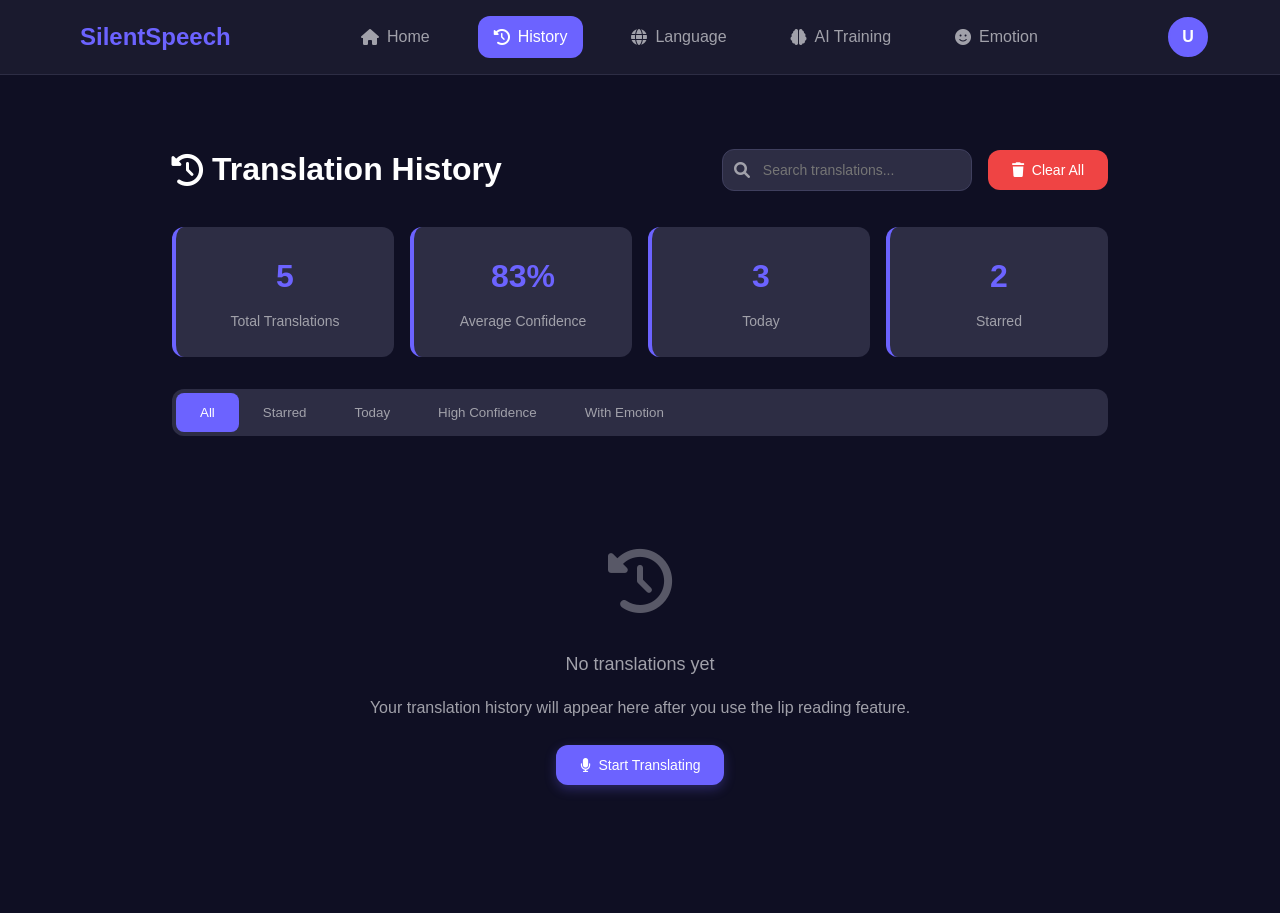
<file: Frontend/pages/history.html>
<!DOCTYPE html>
<html lang="en">
<head>
    <meta charset="UTF-8">
    <meta name="viewport" content="width=device-width, initial-scale=1.0">
    <title>Translation History - Silent Speech Translator</title>
    <link rel="stylesheet" href="../css/style.css">
    <link rel="stylesheet" href="../css/components.css">
    <link href="https://cdnjs.cloudflare.com/ajax/libs/font-awesome/6.0.0/css/all.min.css" rel="stylesheet">
    <style>
        .history-container {
            max-width: 1000px;
            margin: 0 auto;
            padding: 2rem;
        }

        .history-header {
            display: flex;
            justify-content: space-between;
            align-items: center;
            margin-bottom: 2rem;
            flex-wrap: wrap;
            gap: 1rem;
        }

        .history-title {
            display: flex;
            align-items: center;
            gap: 0.5rem;
            font-size: 2rem;
        }

        .history-controls {
            display: flex;
            gap: 1rem;
            align-items: center;
            flex-wrap: wrap;
        }

        .search-box {
            position: relative;
            min-width: 250px;
        }

        .search-input {
            width: 100%;
            padding: 0.75rem 1rem 0.75rem 2.5rem;
            background: var(--card-bg);
            border: 1px solid #3f3f5e;
            border-radius: var(--border-radius);
            color: var(--text-primary);
            font-size: 0.875rem;
        }

        .search-icon {
            position: absolute;
            left: 0.75rem;
            top: 50%;
            transform: translateY(-50%);
            color: var(--text-secondary);
        }

        .filter-tabs {
            display: flex;
            background: var(--card-bg);
            border-radius: var(--border-radius);
            padding: 0.25rem;
            margin-bottom: 2rem;
        }

        .filter-tab {
            padding: 0.75rem 1.5rem;
            border: none;
            background: none;
            color: var(--text-secondary);
            cursor: pointer;
            border-radius: calc(var(--border-radius) - 4px);
            transition: all 0.3s ease;
            font-weight: 500;
        }

        .filter-tab.active {
            background: var(--primary-color);
            color: white;
        }

        .history-stats {
            display: grid;
            grid-template-columns: repeat(auto-fit, minmax(200px, 1fr));
            gap: 1rem;
            margin-bottom: 2rem;
        }

        .stat-card {
            background: var(--card-bg);
            padding: 1.5rem;
            border-radius: var(--border-radius);
            text-align: center;
            border-left: 4px solid var(--primary-color);
        }

        .stat-number {
            font-size: 2rem;
            font-weight: bold;
            color: var(--primary-color);
            margin-bottom: 0.5rem;
        }

        .stat-label {
            color: var(--text-secondary);
            font-size: 0.875rem;
        }

        .history-list {
            display: flex;
            flex-direction: column;
            gap: 1rem;
        }

        .history-item {
            background: var(--card-bg);
            border-radius: var(--border-radius);
            padding: 1.5rem;
            border: 1px solid #3f3f5e;
            transition: all 0.3s ease;
            position: relative;
        }

        .history-item:hover {
            border-color: var(--primary-color);
            transform: translateY(-2px);
            box-shadow: 0 4px 12px rgba(0, 0, 0, 0.1);
        }

        .history-item-header {
            display: flex;
            justify-content: space-between;
            align-items: flex-start;
            margin-bottom: 1rem;
        }

        .history-text {
            font-size: 1.125rem;
            line-height: 1.5;
            color: var(--text-primary);
            flex: 1;
            margin-right: 1rem;
        }

        .history-actions {
            display: flex;
            gap: 0.5rem;
        }

        .action-btn {
            background: none;
            border: none;
            color: var(--text-secondary);
            cursor: pointer;
            padding: 0.5rem;
            border-radius: 6px;
            transition: all 0.3s ease;
        }

        .action-btn:hover {
            background: var(--secondary-bg);
            color: var(--text-primary);
        }

        .action-btn.starred {
            color: var(--warning-color);
        }

        .history-meta {
            display: flex;
            justify-content: space-between;
            align-items: center;
            flex-wrap: wrap;
            gap: 1rem;
        }

        .history-tags {
            display: flex;
            gap: 0.5rem;
            flex-wrap: wrap;
        }

        .history-timestamp {
            color: var(--text-secondary);
            font-size: 0.875rem;
        }

        .empty-state {
            text-align: center;
            padding: 4rem 2rem;
            color: var(--text-secondary);
        }

        .empty-icon {
            font-size: 4rem;
            margin-bottom: 1rem;
            opacity: 0.5;
        }

        .empty-text {
            font-size: 1.125rem;
            margin-bottom: 1rem;
        }

        .batch-actions {
            display: flex;
            gap: 1rem;
            margin-bottom: 2rem;
            flex-wrap: wrap;
        }

        .selected-count {
            background: var(--primary-color);
            color: white;
            padding: 0.25rem 0.75rem;
            border-radius: 20px;
            font-size: 0.875rem;
            font-weight: 500;
        }

        @media (max-width: 768px) {
            .history-header {
                flex-direction: column;
                align-items: stretch;
            }

            .history-controls {
                justify-content: space-between;
            }

            .search-box {
                min-width: auto;
                flex: 1;
            }

            .history-item-header {
                flex-direction: column;
                gap: 1rem;
            }

            .history-actions {
                align-self: flex-end;
            }

            .history-meta {
                flex-direction: column;
                align-items: flex-start;
                gap: 0.5rem;
            }
        }
    </style>
</head>
<body>
    <!-- Navigation Header -->
    <nav class="navbar">
        <div class="nav-container">
            <div class="nav-logo">
                <i class="fas fa-lips"></i>
                <span>SilentSpeech</span>
            </div>
            <div class="nav-menu">
                <a href="../index.html" class="nav-link">
                    <i class="fas fa-home"></i>
                    <span>Home</span>
                </a>
                <a href="history.html" class="nav-link active">
                    <i class="fas fa-history"></i>
                    <span>History</span>
                </a>
                <a href="language.html" class="nav-link">
                    <i class="fas fa-globe"></i>
                    <span>Language</span>
                </a>
                <a href="training.html" class="nav-link">
                    <i class="fas fa-brain"></i>
                    <span>AI Training</span>
                </a>
                <a href="emotion.html" class="nav-link">
                    <i class="fas fa-smile"></i>
                    <span>Emotion</span>
                </a>
            </div>
            <div class="nav-profile">
                <div class="avatar">U</div>
            </div>
        </div>
    </nav>

    <!-- Main Content -->
    <main class="main-content">
        <div class="history-container">
            <!-- Header -->
            <div class="history-header">
                <h1 class="history-title">
                    <i class="fas fa-history"></i>
                    Translation History
                </h1>
                <div class="history-controls">
                    <div class="search-box">
                        <i class="fas fa-search search-icon"></i>
                        <input type="text" class="search-input" placeholder="Search translations..." id="searchInput">
                    </div>
                    <button class="btn btn-danger" id="clearAllBtn">
                        <i class="fas fa-trash"></i>
                        Clear All
                    </button>
                </div>
            </div>

            <!-- Statistics -->
            <div class="history-stats">
                <div class="stat-card">
                    <div class="stat-number" id="totalTranslations">0</div>
                    <div class="stat-label">Total Translations</div>
                </div>
                <div class="stat-card">
                    <div class="stat-number" id="averageConfidence">0%</div>
                    <div class="stat-label">Average Confidence</div>
                </div>
                <div class="stat-card">
                    <div class="stat-number" id="todayCount">0</div>
                    <div class="stat-label">Today</div>
                </div>
                <div class="stat-card">
                    <div class="stat-number" id="starredCount">0</div>
                    <div class="stat-label">Starred</div>
                </div>
            </div>

            <!-- Batch Actions -->
            <div class="batch-actions" id="batchActions" style="display: none;">
                <span class="selected-count" id="selectedCount">0 selected</span>
                <button class="btn btn-secondary" id="batchStarBtn">
                    <i class="fas fa-star"></i>
                    Star Selected
                </button>
                <button class="btn btn-secondary" id="batchDeleteBtn">
                    <i class="fas fa-trash"></i>
                    Delete Selected
                </button>
                <button class="btn btn-secondary" id="clearSelectionBtn">
                    <i class="fas fa-times"></i>
                    Clear Selection
                </button>
            </div>

            <!-- Filter Tabs -->
            <div class="filter-tabs">
                <button class="filter-tab active" data-filter="all">All</button>
                <button class="filter-tab" data-filter="starred">Starred</button>
                <button class="filter-tab" data-filter="today">Today</button>
                <button class="filter-tab" data-filter="high-confidence">High Confidence</button>
                <button class="filter-tab" data-filter="with-emotion">With Emotion</button>
            </div>

            <!-- History List -->
            <div class="history-list" id="historyList">
                <!-- History items will be dynamically inserted here -->
            </div>

            <!-- Empty State -->
            <div class="empty-state" id="emptyState" style="display: none;">
                <div class="empty-icon">
                    <i class="fas fa-history"></i>
                </div>
                <div class="empty-text">No translations yet</div>
                <p>Your translation history will appear here after you use the lip reading feature.</p>
                <button class="btn btn-primary mt-3" onclick="window.location.href='../index.html'">
                    <i class="fas fa-microphone"></i>
                    Start Translating
                </button>
            </div>
        </div>
    </main>

    <script src="../js/utils.js"></script>
    <script>
        class HistoryManager {
            constructor() {
                this.history = [];
                this.filteredHistory = [];
                this.currentFilter = 'all';
                this.searchQuery = '';
                this.selectedItems = new Set();
                
                this.init();
            }

            init() {
                this.loadHistory();
                this.bindEvents();
                this.render();
                this.updateStats();
            }

            loadHistory() {
                this.history = utils.getItem('silentSpeechHistory', []);
                
                // Add some mock data if empty (for demo)
                if (this.history.length === 0) {
                    this.history = this.generateMockHistory();
                    this.saveHistory();
                }
            }

            generateMockHistory() {
                const mockData = [
                    {
                        id: 1,
                        text: "Hello, how are you doing today?",
                        emotion: "happy",
                        confidence: 92,
                        timestamp: new Date(Date.now() - 300000).toISOString(), // 5 minutes ago
                        starred: true
                    },
                    {
                        id: 2,
                        text: "I need help with my computer",
                        emotion: "neutral",
                        confidence: 78,
                        timestamp: new Date(Date.now() - 1800000).toISOString(), // 30 minutes ago
                        starred: false
                    },
                    {
                        id: 3,
                        text: "Where is the nearest hospital?",
                        emotion: "concerned",
                        confidence: 85,
                        timestamp: new Date(Date.now() - 7200000).toISOString(), // 2 hours ago
                        starred: true
                    },
                    {
                        id: 4,
                        text: "Thank you for your assistance",
                        emotion: "grateful",
                        confidence: 95,
                        timestamp: new Date(Date.now() - 86400000).toISOString(), // 1 day ago
                        starred: false
                    },
                    {
                        id: 5,
                        text: "Can you speak more slowly please?",
                        emotion: "confused",
                        confidence: 67,
                        timestamp: new Date(Date.now() - 172800000).toISOString(), // 2 days ago
                        starred: false
                    }
                ];
                return mockData;
            }

            saveHistory() {
                utils.setItem('silentSpeechHistory', this.history);
            }

            bindEvents() {
                // Filter tabs
                document.querySelectorAll('.filter-tab').forEach(tab => {
                    tab.addEventListener('click', (e) => {
                        this.setFilter(e.target.dataset.filter);
                    });
                });

                // Search input
                document.getElementById('searchInput').addEventListener('input', (e) => {
                    this.searchQuery = e.target.value.toLowerCase();
                    this.applyFilters();
                });

                // Clear all button
                document.getElementById('clearAllBtn').addEventListener('click', () => {
                    this.clearAll();
                });

                // Batch actions
                document.getElementById('batchStarBtn').addEventListener('click', () => {
                    this.batchStar();
                });

                document.getElementById('batchDeleteBtn').addEventListener('click', () => {
                    this.batchDelete();
                });

                document.getElementById('clearSelectionBtn').addEventListener('click', () => {
                    this.clearSelection();
                });
            }

            setFilter(filter) {
                this.currentFilter = filter;
                
                // Update active tab
                document.querySelectorAll('.filter-tab').forEach(tab => {
                    tab.classList.toggle('active', tab.dataset.filter === filter);
                });

                this.applyFilters();
            }

            applyFilters() {
                let filtered = this.history;

                // Apply search filter
                if (this.searchQuery) {
                    filtered = filtered.filter(item => 
                        item.text.toLowerCase().includes(this.searchQuery)
                    );
                }

                // Apply category filter
                switch (this.currentFilter) {
                    case 'starred':
                        filtered = filtered.filter(item => item.starred);
                        break;
                    case 'today':
                        const today = new Date().toDateString();
                        filtered = filtered.filter(item => 
                            new Date(item.timestamp).toDateString() === today
                        );
                        break;
                    case 'high-confidence':
                        filtered = filtered.filter(item => item.confidence >= 80);
                        break;
                    case 'with-emotion':
                        filtered = filtered.filter(item => 
                            item.emotion && item.emotion !== 'neutral'
                        );
                        break;
                }

                this.filteredHistory = filtered;
                this.render();
            }

            render() {
                const historyList = document.getElementById('historyList');
                const emptyState = document.getElementById('emptyState');

                if (this.filteredHistory.length === 0) {
                    historyList.style.display = 'none';
                    emptyState.style.display = 'block';
                    return;
                }

                historyList.style.display = 'flex';
                emptyState.style.display = 'none';

                historyList.innerHTML = this.filteredHistory.map(item => this.renderHistoryItem(item)).join('');
                
                // Add event listeners to new items
                this.attachItemEventListeners();
            }

            renderHistoryItem(item) {
                const isSelected = this.selectedItems.has(item.id);
                const emotionIcon = this.getEmotionIcon(item.emotion);
                const confidenceColor = this.getConfidenceColor(item.confidence);

                return `
                    <div class="history-item ${isSelected ? 'selected' : ''}" data-id="${item.id}">
                        <div class="history-item-header">
                            <div class="history-text">"${item.text}"</div>
                            <div class="history-actions">
                                <button class="action-btn ${item.starred ? 'starred' : ''}" data-action="star" title="Star">
                                    <i class="fas fa-star"></i>
                                </button>
                                <button class="action-btn" data-action="speak" title="Speak">
                                    <i class="fas fa-volume-up"></i>
                                </button>
                                <button class="action-btn" data-action="copy" title="Copy">
                                    <i class="fas fa-copy"></i>
                                </button>
                                <button class="action-btn" data-action="delete" title="Delete">
                                    <i class="fas fa-trash"></i>
                                </button>
                                <input type="checkbox" class="select-checkbox" ${isSelected ? 'checked' : ''} style="margin-left: 0.5rem;">
                            </div>
                        </div>
                        <div class="history-meta">
                            <div class="history-tags">
                                <span class="badge badge-primary">
                                    <i class="fas ${emotionIcon}"></i>
                                    ${utils.capitalizeFirst(item.emotion)}
                                </span>
                                <span class="badge" style="background: ${confidenceColor.background}; color: ${confidenceColor.color}; border-color: ${confidenceColor.color}">
                                    <i class="fas fa-chart-line"></i>
                                    ${item.confidence}% Confidence
                                </span>
                            </div>
                            <div class="history-timestamp">
                                ${utils.getRelativeTime(item.timestamp)}
                            </div>
                        </div>
                    </div>
                `;
            }

            attachItemEventListeners() {
                document.querySelectorAll('.history-item').forEach(item => {
                    const id = parseInt(item.dataset.id);
                    
                    // Star button
                    item.querySelector('[data-action="star"]').addEventListener('click', (e) => {
                        e.stopPropagation();
                        this.toggleStar(id);
                    });

                    // Speak button
                    item.querySelector('[data-action="speak"]').addEventListener('click', (e) => {
                        e.stopPropagation();
                        this.speakItem(id);
                    });

                    // Copy button
                    item.querySelector('[data-action="copy"]').addEventListener('click', (e) => {
                        e.stopPropagation();
                        this.copyItem(id);
                    });

                    // Delete button
                    item.querySelector('[data-action="delete"]').addEventListener('click', (e) => {
                        e.stopPropagation();
                        this.deleteItem(id);
                    });

                    // Selection checkbox
                    item.querySelector('.select-checkbox').addEventListener('change', (e) => {
                        e.stopPropagation();
                        this.toggleSelection(id, e.target.checked);
                    });

                    // Item click for selection
                    item.addEventListener('click', (e) => {
                        if (!e.target.matches('button, input')) {
                            this.toggleSelection(id, !this.selectedItems.has(id));
                        }
                    });
                });
            }

            getEmotionIcon(emotion) {
                const icons = {
                    'happy': 'fa-smile',
                    'sad': 'fa-frown',
                    'angry': 'fa-angry',
                    'surprised': 'fa-surprise',
                    'neutral': 'fa-meh',
                    'confused': 'fa-question-circle',
                    'grateful': 'fa-heart',
                    'concerned': 'fa-exclamation-circle'
                };
                return icons[emotion] || 'fa-meh';
            }

            getConfidenceColor(confidence) {
                if (confidence >= 80) {
                    return { background: 'rgba(16, 185, 129, 0.2)', color: '#10b981' };
                } else if (confidence >= 60) {
                    return { background: 'rgba(245, 158, 11, 0.2)', color: '#f59e0b' };
                } else {
                    return { background: 'rgba(239, 68, 68, 0.2)', color: '#ef4444' };
                }
            }

            toggleStar(id) {
                const item = this.history.find(h => h.id === id);
                if (item) {
                    item.starred = !item.starred;
                    this.saveHistory();
                    this.applyFilters();
                    this.updateStats();
                }
            }

            speakItem(id) {
                const item = this.history.find(h => h.id === id);
                if (item && 'speechSynthesis' in window) {
                    const utterance = new SpeechSynthesisUtterance(item.text);
                    speechSynthesis.speak(utterance);
                }
            }

            async copyItem(id) {
                const item = this.history.find(h => h.id === id);
                if (item) {
                    try {
                        await navigator.clipboard.writeText(item.text);
                        utils.log('Text copied to clipboard');
                    } catch (error) {
                        console.error('Failed to copy text:', error);
                    }
                }
            }

            deleteItem(id) {
                if (confirm('Are you sure you want to delete this translation?')) {
                    this.history = this.history.filter(h => h.id !== id);
                    this.selectedItems.delete(id);
                    this.saveHistory();
                    this.applyFilters();
                    this.updateStats();
                    this.updateBatchActions();
                }
            }

            toggleSelection(id, selected) {
                if (selected) {
                    this.selectedItems.add(id);
                } else {
                    this.selectedItems.delete(id);
                }
                
                // Update UI
                const item = document.querySelector(`[data-id="${id}"]`);
                if (item) {
                    item.classList.toggle('selected', selected);
                    item.querySelector('.select-checkbox').checked = selected;
                }
                
                this.updateBatchActions();
            }

            clearSelection() {
                this.selectedItems.clear();
                document.querySelectorAll('.history-item').forEach(item => {
                    item.classList.remove('selected');
                    item.querySelector('.select-checkbox').checked = false;
                });
                this.updateBatchActions();
            }

            batchStar() {
                this.selectedItems.forEach(id => {
                    const item = this.history.find(h => h.id === id);
                    if (item) item.starred = true;
                });
                this.saveHistory();
                this.applyFilters();
                this.clearSelection();
            }

            batchDelete() {
                if (confirm(`Are you sure you want to delete ${this.selectedItems.size} items?`)) {
                    this.history = this.history.filter(h => !this.selectedItems.has(h.id));
                    this.saveHistory();
                    this.applyFilters();
                    this.updateStats();
                    this.clearSelection();
                }
            }

            updateBatchActions() {
                const batchActions = document.getElementById('batchActions');
                const selectedCount = document.getElementById('selectedCount');
                
                if (this.selectedItems.size > 0) {
                    batchActions.style.display = 'flex';
                    selectedCount.textContent = `${this.selectedItems.size} selected`;
                } else {
                    batchActions.style.display = 'none';
                }
            }

            clearAll() {
                if (confirm('Are you sure you want to clear all translation history? This action cannot be undone.')) {
                    this.history = [];
                    this.selectedItems.clear();
                    this.saveHistory();
                    this.applyFilters();
                    this.updateStats();
                    this.updateBatchActions();
                }
            }

            updateStats() {
                const total = this.history.length;
                const today = new Date().toDateString();
                const todayCount = this.history.filter(item => 
                    new Date(item.timestamp).toDateString() === today
                ).length;
                const starredCount = this.history.filter(item => item.starred).length;
                const avgConfidence = total > 0 ? 
                    Math.round(this.history.reduce((sum, item) => sum + item.confidence, 0) / total) : 0;

                document.getElementById('totalTranslations').textContent = total;
                document.getElementById('todayCount').textContent = todayCount;
                document.getElementById('starredCount').textContent = starredCount;
                document.getElementById('averageConfidence').textContent = `${avgConfidence}%`;
            }
        }

        // Initialize history manager when page loads
        document.addEventListener('DOMContentLoaded', () => {
            window.historyManager = new HistoryManager();
        });
    </script>
</body>
</html>
</file>
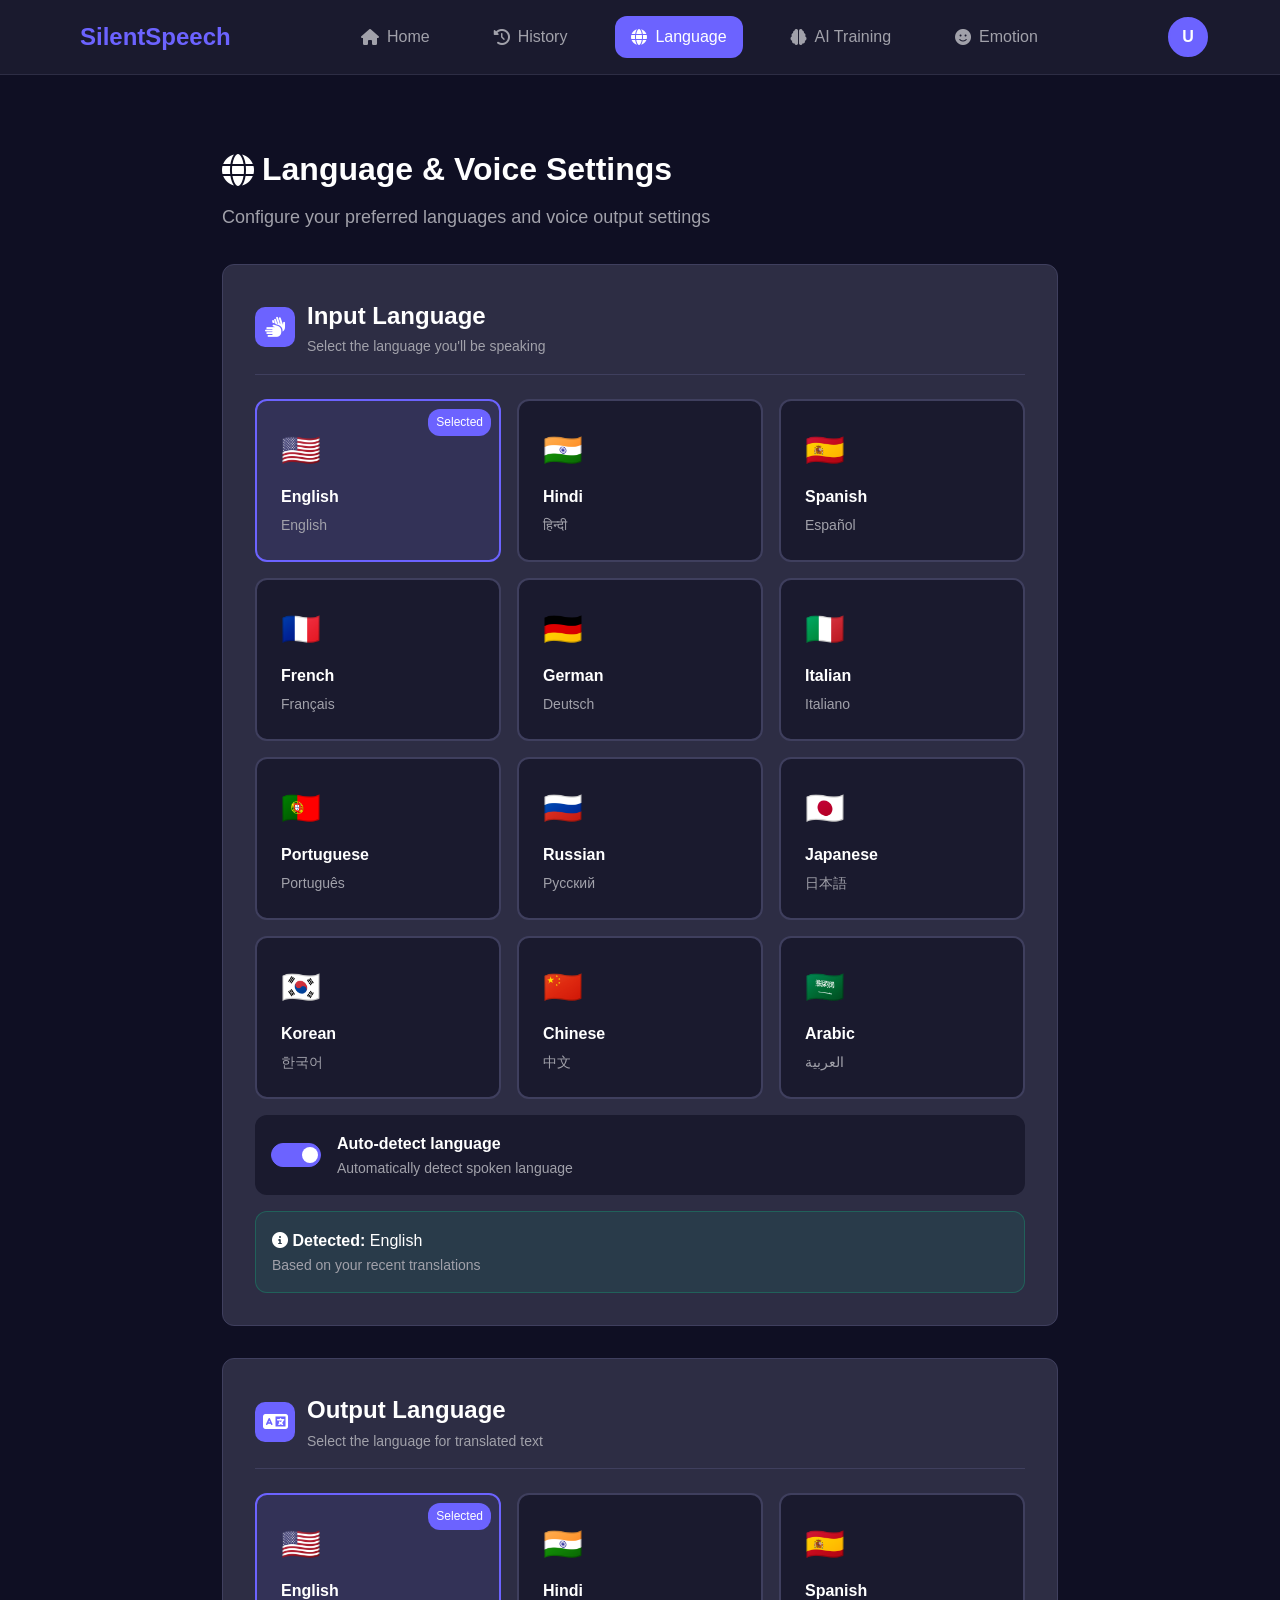
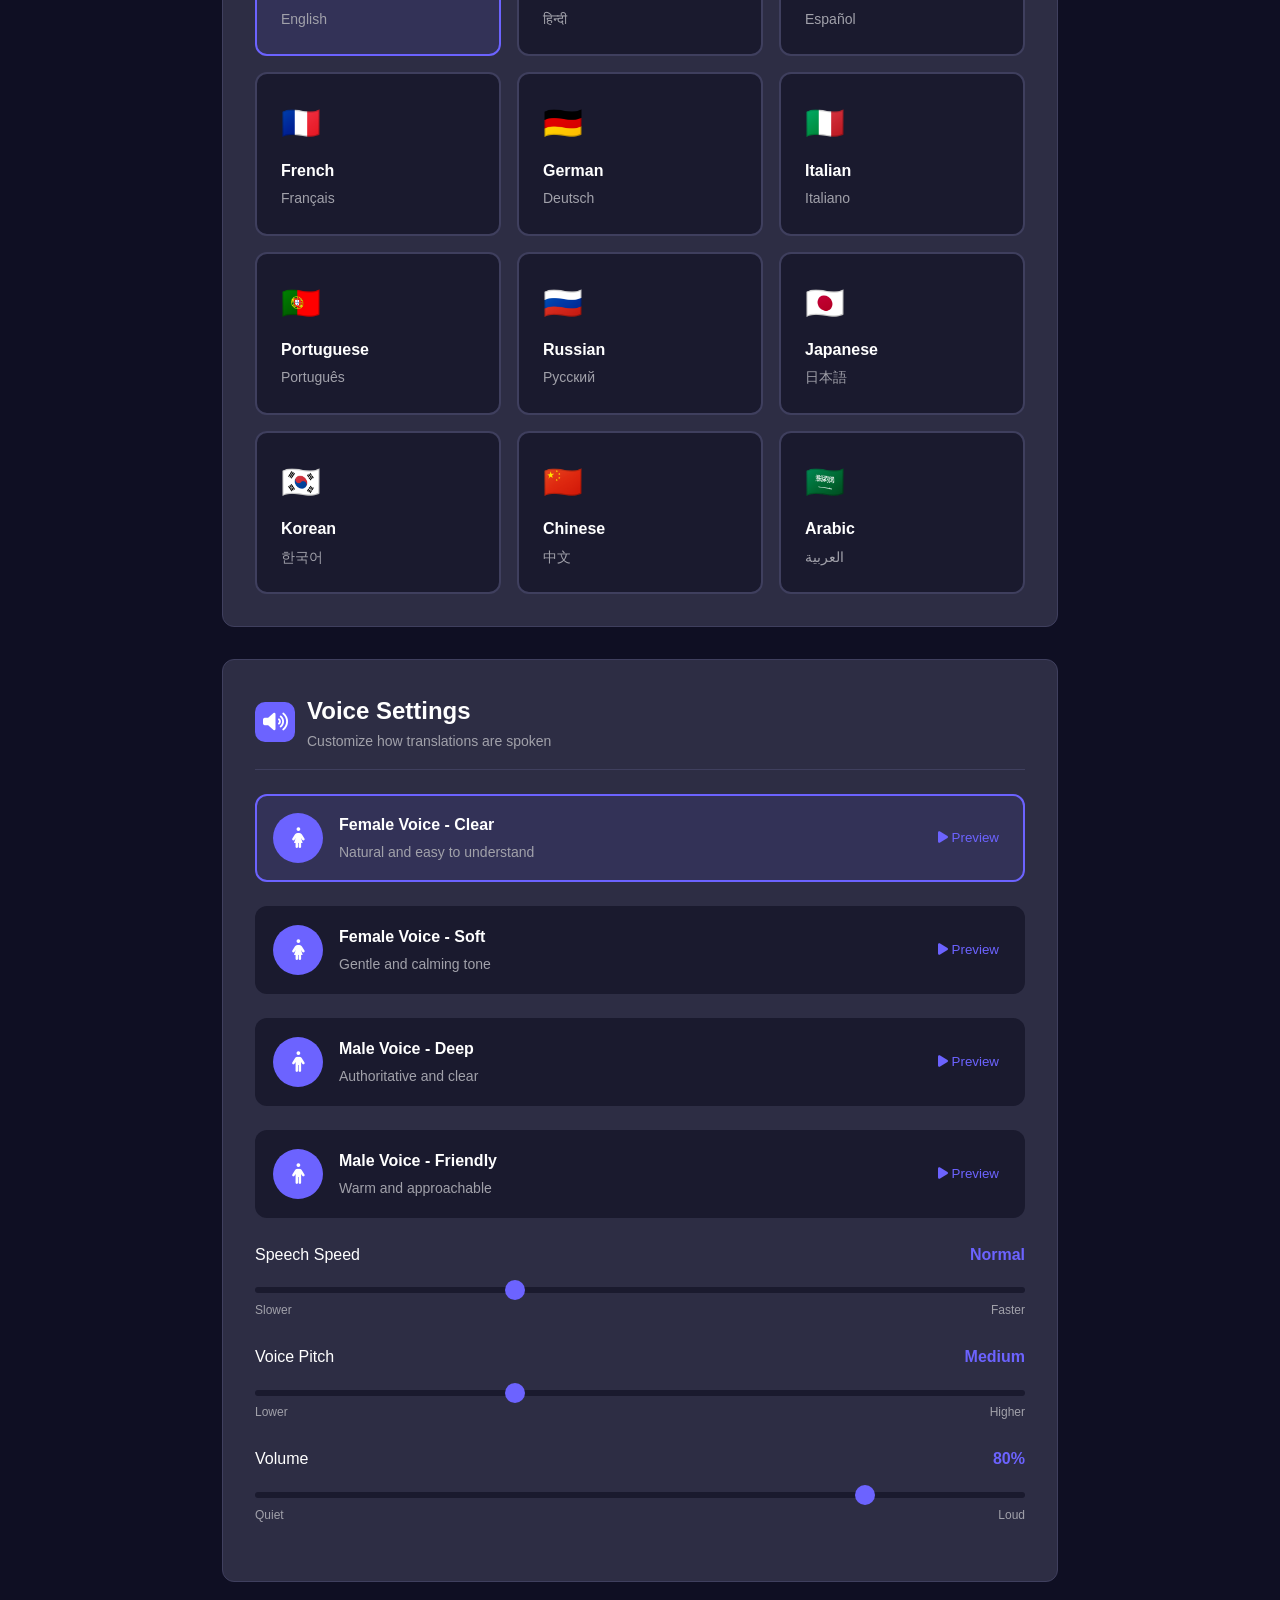
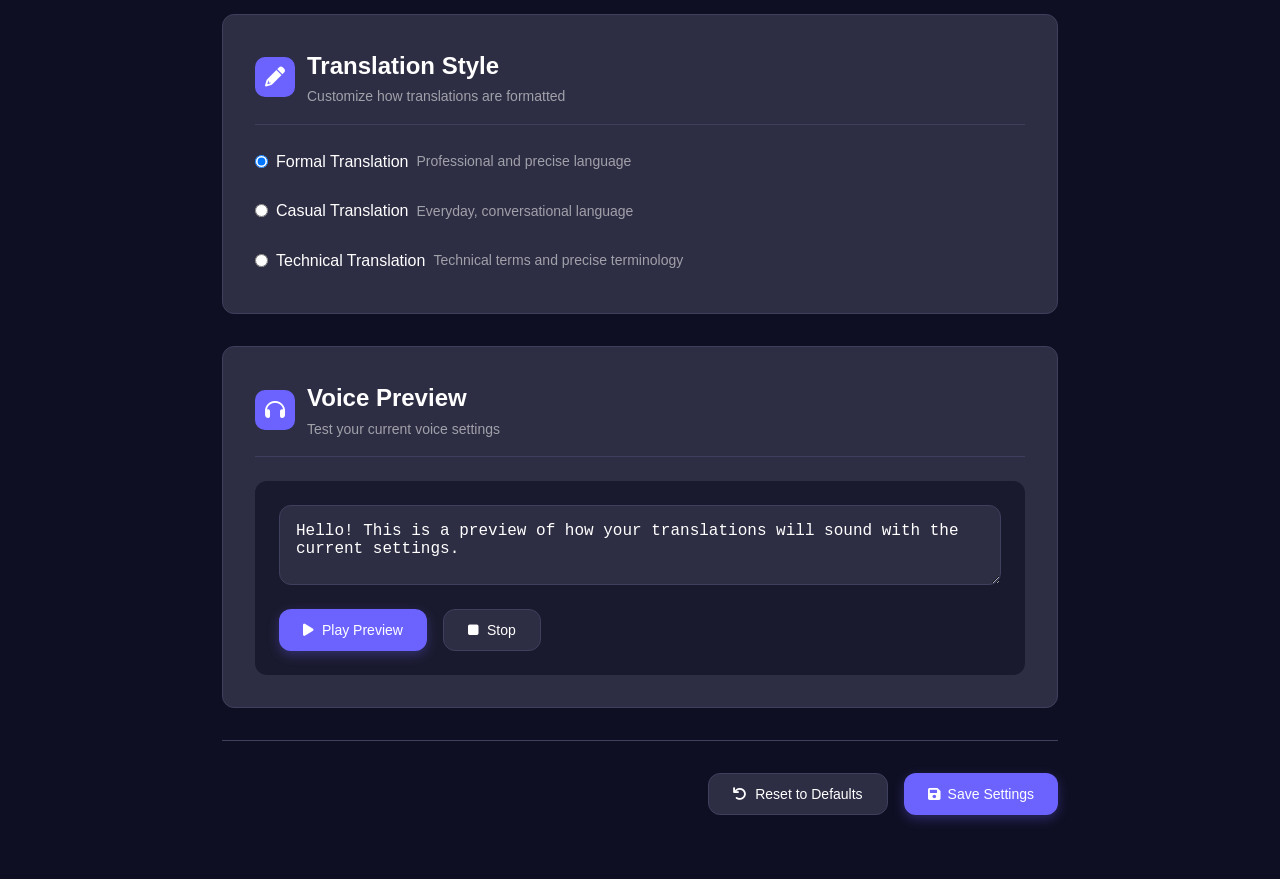
<file: Frontend/pages/language.html>
<!DOCTYPE html>
<html lang="en">
<head>
    <meta charset="UTF-8">
    <meta name="viewport" content="width=device-width, initial-scale=1.0">
    <title>Language Settings - Silent Speech Translator</title>
    <link rel="stylesheet" href="../css/style.css">
    <link rel="stylesheet" href="../css/components.css">
    <link href="https://cdnjs.cloudflare.com/ajax/libs/font-awesome/6.0.0/css/all.min.css" rel="stylesheet">
    <style>
        .language-container {
            max-width: 900px;
            margin: 0 auto;
            padding: 2rem;
        }

        .language-header {
            margin-bottom: 2rem;
        }

        .language-title {
            display: flex;
            align-items: center;
            gap: 0.5rem;
            font-size: 2rem;
            margin-bottom: 0.5rem;
        }

        .language-subtitle {
            color: var(--text-secondary);
            font-size: 1.125rem;
        }

        .settings-grid {
            display: grid;
            gap: 2rem;
        }

        .settings-section {
            background: var(--card-bg);
            border-radius: var(--border-radius);
            padding: 2rem;
            border: 1px solid #3f3f5e;
        }

        .section-header {
            display: flex;
            align-items: center;
            gap: 0.75rem;
            margin-bottom: 1.5rem;
            padding-bottom: 1rem;
            border-bottom: 1px solid #3f3f5e;
        }

        .section-icon {
            width: 40px;
            height: 40px;
            background: var(--primary-color);
            border-radius: 10px;
            display: flex;
            align-items: center;
            justify-content: center;
            font-size: 1.25rem;
        }

        .section-title {
            font-size: 1.5rem;
            font-weight: 600;
        }

        .section-description {
            color: var(--text-secondary);
            font-size: 0.875rem;
        }

        .language-grid {
            display: grid;
            grid-template-columns: repeat(auto-fit, minmax(200px, 1fr));
            gap: 1rem;
            margin-top: 1rem;
        }

        .language-card {
            background: var(--secondary-bg);
            border: 2px solid #3f3f5e;
            border-radius: var(--border-radius);
            padding: 1.5rem;
            cursor: pointer;
            transition: all 0.3s ease;
            position: relative;
        }

        .language-card:hover {
            border-color: var(--primary-color);
            transform: translateY(-2px);
        }

        .language-card.selected {
            border-color: var(--primary-color);
            background: rgba(108, 99, 255, 0.1);
        }

        .language-flag {
            font-size: 2rem;
            margin-bottom: 0.5rem;
        }

        .language-name {
            font-weight: 600;
            margin-bottom: 0.25rem;
        }

        .language-code {
            color: var(--text-secondary);
            font-size: 0.875rem;
        }

        .selected-badge {
            position: absolute;
            top: 0.5rem;
            right: 0.5rem;
            background: var(--primary-color);
            color: white;
            padding: 0.25rem 0.5rem;
            border-radius: 12px;
            font-size: 0.75rem;
            font-weight: 500;
        }

        .voice-settings {
            display: grid;
            gap: 1.5rem;
        }

        .voice-option {
            display: flex;
            align-items: center;
            gap: 1rem;
            padding: 1rem;
            background: var(--secondary-bg);
            border-radius: var(--border-radius);
            cursor: pointer;
            transition: all 0.3s ease;
            border: 2px solid transparent;
        }

        .voice-option:hover {
            border-color: var(--primary-color);
        }

        .voice-option.selected {
            border-color: var(--primary-color);
            background: rgba(108, 99, 255, 0.1);
        }

        .voice-avatar {
            width: 50px;
            height: 50px;
            border-radius: 50%;
            background: var(--primary-color);
            display: flex;
            align-items: center;
            justify-content: center;
            font-size: 1.25rem;
        }

        .voice-details {
            flex: 1;
        }

        .voice-name {
            font-weight: 600;
            margin-bottom: 0.25rem;
        }

        .voice-description {
            color: var(--text-secondary);
            font-size: 0.875rem;
        }

        .voice-preview {
            background: none;
            border: none;
            color: var(--primary-color);
            cursor: pointer;
            padding: 0.5rem;
            border-radius: 6px;
            transition: all 0.3s ease;
        }

        .voice-preview:hover {
            background: var(--primary-color);
            color: white;
        }

        .slider-container {
            margin: 1.5rem 0;
        }

        .slider-header {
            display: flex;
            justify-content: space-between;
            align-items: center;
            margin-bottom: 0.5rem;
        }

        .slider-label {
            font-weight: 500;
        }

        .slider-value {
            color: var(--primary-color);
            font-weight: 600;
        }

        .slider {
            width: 100%;
            height: 6px;
            background: var(--secondary-bg);
            border-radius: 3px;
            outline: none;
            -webkit-appearance: none;
        }

        .slider::-webkit-slider-thumb {
            -webkit-appearance: none;
            width: 20px;
            height: 20px;
            background: var(--primary-color);
            border-radius: 50%;
            cursor: pointer;
        }

        .slider::-moz-range-thumb {
            width: 20px;
            height: 20px;
            background: var(--primary-color);
            border-radius: 50%;
            cursor: pointer;
            border: none;
        }

        .preview-section {
            background: var(--secondary-bg);
            border-radius: var(--border-radius);
            padding: 1.5rem;
            margin-top: 1rem;
        }

        .preview-text {
            width: 100%;
            min-height: 80px;
            background: var(--card-bg);
            border: 1px solid #3f3f5e;
            border-radius: var(--border-radius);
            padding: 1rem;
            color: var(--text-primary);
            font-size: 1rem;
            resize: vertical;
            margin-bottom: 1rem;
        }

        .preview-actions {
            display: flex;
            gap: 1rem;
            flex-wrap: wrap;
        }

        .auto-translate {
            display: flex;
            align-items: center;
            gap: 1rem;
            padding: 1rem;
            background: var(--secondary-bg);
            border-radius: var(--border-radius);
            margin-top: 1rem;
        }

        .toggle-switch {
            position: relative;
            display: inline-block;
            width: 50px;
            height: 24px;
        }

        .toggle-switch input {
            opacity: 0;
            width: 0;
            height: 0;
        }

        .toggle-slider {
            position: absolute;
            cursor: pointer;
            top: 0;
            left: 0;
            right: 0;
            bottom: 0;
            background: var(--secondary-bg);
            border: 1px solid #3f3f5e;
            transition: .4s;
            border-radius: 24px;
        }

        .toggle-slider:before {
            position: absolute;
            content: "";
            height: 16px;
            width: 16px;
            left: 4px;
            bottom: 3px;
            background: var(--text-secondary);
            transition: .4s;
            border-radius: 50%;
        }

        input:checked + .toggle-slider {
            background: var(--primary-color);
            border-color: var(--primary-color);
        }

        input:checked + .toggle-slider:before {
            transform: translateX(26px);
            background: white;
        }

        .settings-actions {
            display: flex;
            justify-content: flex-end;
            gap: 1rem;
            margin-top: 2rem;
            padding-top: 2rem;
            border-top: 1px solid #3f3f5e;
        }

        .detected-language {
            background: rgba(16, 185, 129, 0.1);
            border: 1px solid rgba(16, 185, 129, 0.3);
            border-radius: var(--border-radius);
            padding: 1rem;
            margin-top: 1rem;
        }

        @media (max-width: 768px) {
            .language-grid {
                grid-template-columns: repeat(auto-fit, minmax(150px, 1fr));
            }

            .settings-actions {
                flex-direction: column;
            }

            .preview-actions {
                flex-direction: column;
            }
        }
    </style>
</head>
<body>
    <!-- Navigation Header -->
    <nav class="navbar">
        <div class="nav-container">
            <div class="nav-logo">
                <i class="fas fa-lips"></i>
                <span>SilentSpeech</span>
            </div>
            <div class="nav-menu">
                <a href="../index.html" class="nav-link">
                    <i class="fas fa-home"></i>
                    <span>Home</span>
                </a>
                <a href="history.html" class="nav-link">
                    <i class="fas fa-history"></i>
                    <span>History</span>
                </a>
                <a href="language.html" class="nav-link active">
                    <i class="fas fa-globe"></i>
                    <span>Language</span>
                </a>
                <a href="training.html" class="nav-link">
                    <i class="fas fa-brain"></i>
                    <span>AI Training</span>
                </a>
                <a href="emotion.html" class="nav-link">
                    <i class="fas fa-smile"></i>
                    <span>Emotion</span>
                </a>
            </div>
            <div class="nav-profile">
                <div class="avatar">U</div>
            </div>
        </div>
    </nav>

    <!-- Main Content -->
    <main class="main-content">
        <div class="language-container">
            <!-- Header -->
            <div class="language-header">
                <h1 class="language-title">
                    <i class="fas fa-globe"></i>
                    Language & Voice Settings
                </h1>
                <p class="language-subtitle">
                    Configure your preferred languages and voice output settings
                </p>
            </div>

            <div class="settings-grid">
                <!-- Input Language Section -->
                <section class="settings-section">
                    <div class="section-header">
                        <div class="section-icon">
                            <i class="fas fa-sign-language"></i>
                        </div>
                        <div>
                            <h2 class="section-title">Input Language</h2>
                            <p class="section-description">Select the language you'll be speaking</p>
                        </div>
                    </div>

                    <div class="language-grid" id="inputLanguageGrid">
                        <!-- Languages will be populated by JavaScript -->
                    </div>

                    <div class="auto-translate">
                        <div class="toggle-switch">
                            <input type="checkbox" id="autoDetectLanguage">
                            <span class="toggle-slider"></span>
                        </div>
                        <label for="autoDetectLanguage">
                            <strong>Auto-detect language</strong>
                            <div class="section-description">Automatically detect spoken language</div>
                        </label>
                    </div>

                    <div class="detected-language" id="detectedLanguage" style="display: none;">
                        <i class="fas fa-info-circle"></i>
                        <strong>Detected:</strong> <span id="currentLanguage">English</span>
                        <div class="section-description">Based on your recent translations</div>
                    </div>
                </section>

                <!-- Output Language Section -->
                <section class="settings-section">
                    <div class="section-header">
                        <div class="section-icon">
                            <i class="fas fa-language"></i>
                        </div>
                        <div>
                            <h2 class="section-title">Output Language</h2>
                            <p class="section-description">Select the language for translated text</p>
                        </div>
                    </div>

                    <div class="language-grid" id="outputLanguageGrid">
                        <!-- Languages will be populated by JavaScript -->
                    </div>
                </section>

                <!-- Voice Settings Section -->
                <section class="settings-section">
                    <div class="section-header">
                        <div class="section-icon">
                            <i class="fas fa-volume-up"></i>
                        </div>
                        <div>
                            <h2 class="section-title">Voice Settings</h2>
                            <p class="section-description">Customize how translations are spoken</p>
                        </div>
                    </div>

                    <div class="voice-settings">
                        <!-- Voice Selection -->
                        <div class="voice-option selected" data-voice="female1">
                            <div class="voice-avatar">
                                <i class="fas fa-female"></i>
                            </div>
                            <div class="voice-details">
                                <div class="voice-name">Female Voice - Clear</div>
                                <div class="voice-description">Natural and easy to understand</div>
                            </div>
                            <button class="voice-preview" data-voice="female1">
                                <i class="fas fa-play"></i>
                                Preview
                            </button>
                        </div>

                        <div class="voice-option" data-voice="female2">
                            <div class="voice-avatar">
                                <i class="fas fa-female"></i>
                            </div>
                            <div class="voice-details">
                                <div class="voice-name">Female Voice - Soft</div>
                                <div class="voice-description">Gentle and calming tone</div>
                            </div>
                            <button class="voice-preview" data-voice="female2">
                                <i class="fas fa-play"></i>
                                Preview
                            </button>
                        </div>

                        <div class="voice-option" data-voice="male1">
                            <div class="voice-avatar">
                                <i class="fas fa-male"></i>
                            </div>
                            <div class="voice-details">
                                <div class="voice-name">Male Voice - Deep</div>
                                <div class="voice-description">Authoritative and clear</div>
                            </div>
                            <button class="voice-preview" data-voice="male1">
                                <i class="fas fa-play"></i>
                                Preview
                            </button>
                        </div>

                        <div class="voice-option" data-voice="male2">
                            <div class="voice-avatar">
                                <i class="fas fa-male"></i>
                            </div>
                            <div class="voice-details">
                                <div class="voice-name">Male Voice - Friendly</div>
                                <div class="voice-description">Warm and approachable</div>
                            </div>
                            <button class="voice-preview" data-voice="male2">
                                <i class="fas fa-play"></i>
                                Preview
                            </button>
                        </div>
                    </div>

                    <!-- Voice Parameters -->
                    <div class="slider-container">
                        <div class="slider-header">
                            <span class="slider-label">Speech Speed</span>
                            <span class="slider-value" id="speedValue">Normal</span>
                        </div>
                        <input type="range" min="0.5" max="2" step="0.1" value="1" class="slider" id="speedSlider">
                        <div style="display: flex; justify-content: space-between; font-size: 0.75rem; color: var(--text-secondary);">
                            <span>Slower</span>
                            <span>Faster</span>
                        </div>
                    </div>

                    <div class="slider-container">
                        <div class="slider-header">
                            <span class="slider-label">Voice Pitch</span>
                            <span class="slider-value" id="pitchValue">Medium</span>
                        </div>
                        <input type="range" min="0.5" max="2" step="0.1" value="1" class="slider" id="pitchSlider">
                        <div style="display: flex; justify-content: space-between; font-size: 0.75rem; color: var(--text-secondary);">
                            <span>Lower</span>
                            <span>Higher</span>
                        </div>
                    </div>

                    <div class="slider-container">
                        <div class="slider-header">
                            <span class="slider-label">Volume</span>
                            <span class="slider-value" id="volumeValue">80%</span>
                        </div>
                        <input type="range" min="0" max="100" step="1" value="80" class="slider" id="volumeSlider">
                        <div style="display: flex; justify-content: space-between; font-size: 0.75rem; color: var(--text-secondary);">
                            <span>Quiet</span>
                            <span>Loud</span>
                        </div>
                    </div>
                </section>

                <!-- Translation Style Section -->
                <section class="settings-section">
                    <div class="section-header">
                        <div class="section-icon">
                            <i class="fas fa-pencil-alt"></i>
                        </div>
                        <div>
                            <h2 class="section-title">Translation Style</h2>
                            <p class="section-description">Customize how translations are formatted</p>
                        </div>
                    </div>

                    <div style="display: grid; gap: 1rem;">
                        <label class="form-check">
                            <input type="radio" name="translationStyle" value="formal" checked>
                            <span>Formal Translation</span>
                            <div class="section-description">Professional and precise language</div>
                        </label>

                        <label class="form-check">
                            <input type="radio" name="translationStyle" value="casual">
                            <span>Casual Translation</span>
                            <div class="section-description">Everyday, conversational language</div>
                        </label>

                        <label class="form-check">
                            <input type="radio" name="translationStyle" value="technical">
                            <span>Technical Translation</span>
                            <div class="section-description">Technical terms and precise terminology</div>
                        </label>
                    </div>
                </section>

                <!-- Preview Section -->
                <section class="settings-section">
                    <div class="section-header">
                        <div class="section-icon">
                            <i class="fas fa-headphones"></i>
                        </div>
                        <div>
                            <h2 class="section-title">Voice Preview</h2>
                            <p class="section-description">Test your current voice settings</p>
                        </div>
                    </div>

                    <div class="preview-section">
                        <textarea class="preview-text" id="previewText" placeholder="Enter text to preview voice settings...">Hello! This is a preview of how your translations will sound with the current settings.</textarea>
                        <div class="preview-actions">
                            <button class="btn btn-primary" id="previewVoiceBtn">
                                <i class="fas fa-play"></i>
                                Play Preview
                            </button>
                            <button class="btn btn-secondary" id="stopPreviewBtn">
                                <i class="fas fa-stop"></i>
                                Stop
                            </button>
                        </div>
                    </div>
                </section>
            </div>

            <!-- Action Buttons -->
            <div class="settings-actions">
                <button class="btn btn-secondary" id="resetBtn">
                    <i class="fas fa-undo"></i>
                    Reset to Defaults
                </button>
                <button class="btn btn-primary" id="saveBtn">
                    <i class="fas fa-save"></i>
                    Save Settings
                </button>
            </div>
        </div>
    </main>

    <script src="../js/utils.js"></script>
    <script>
        class LanguageManager {
            constructor() {
                this.settings = {
                    inputLanguage: 'en',
                    outputLanguage: 'en',
                    voice: 'female1',
                    speed: 1,
                    pitch: 1,
                    volume: 80,
                    translationStyle: 'formal',
                    autoDetect: true
                };

                this.languages = [
                    { code: 'en', name: 'English', flag: '🇺🇸', native: 'English' },
                    { code: 'hi', name: 'Hindi', flag: '🇮🇳', native: 'हिन्दी' },
                    { code: 'es', name: 'Spanish', flag: '🇪🇸', native: 'Español' },
                    { code: 'fr', name: 'French', flag: '🇫🇷', native: 'Français' },
                    { code: 'de', name: 'German', flag: '🇩🇪', native: 'Deutsch' },
                    { code: 'it', name: 'Italian', flag: '🇮🇹', native: 'Italiano' },
                    { code: 'pt', name: 'Portuguese', flag: '🇵🇹', native: 'Português' },
                    { code: 'ru', name: 'Russian', flag: '🇷🇺', native: 'Русский' },
                    { code: 'ja', name: 'Japanese', flag: '🇯🇵', native: '日本語' },
                    { code: 'ko', name: 'Korean', flag: '🇰🇷', native: '한국어' },
                    { code: 'zh', name: 'Chinese', flag: '🇨🇳', native: '中文' },
                    { code: 'ar', name: 'Arabic', flag: '🇸🇦', native: 'العربية' }
                ];

                this.init();
            }

            init() {
                this.loadSettings();
                this.renderLanguages();
                this.bindEvents();
                this.updateSliders();
            }

            loadSettings() {
                const saved = utils.getItem('languageSettings');
                if (saved) {
                    this.settings = { ...this.settings, ...saved };
                }
            }

            saveSettings() {
                utils.setItem('languageSettings', this.settings);
                utils.log('Language settings saved', this.settings);
            }

            renderLanguages() {
                const inputGrid = document.getElementById('inputLanguageGrid');
                const outputGrid = document.getElementById('outputLanguageGrid');

                inputGrid.innerHTML = this.languages.map(lang => 
                    this.renderLanguageCard(lang, 'input')
                ).join('');

                outputGrid.innerHTML = this.languages.map(lang => 
                    this.renderLanguageCard(lang, 'output')
                ).join('');

                // Update auto-detect toggle
                document.getElementById('autoDetectLanguage').checked = this.settings.autoDetect;
                this.toggleDetectedLanguage();
            }

            renderLanguageCard(lang, type) {
                const isSelected = type === 'input' ? 
                    lang.code === this.settings.inputLanguage : 
                    lang.code === this.settings.outputLanguage;

                return `
                    <div class="language-card ${isSelected ? 'selected' : ''}" 
                         data-code="${lang.code}" 
                         data-type="${type}">
                        ${isSelected ? '<div class="selected-badge">Selected</div>' : ''}
                        <div class="language-flag">${lang.flag}</div>
                        <div class="language-name">${lang.name}</div>
                        <div class="language-code">${lang.native}</div>
                    </div>
                `;
            }

            bindEvents() {
                // Language selection
                document.querySelectorAll('.language-card').forEach(card => {
                    card.addEventListener('click', (e) => {
                        const code = e.currentTarget.dataset.code;
                        const type = e.currentTarget.dataset.type;
                        this.selectLanguage(code, type);
                    });
                });

                // Voice selection
                document.querySelectorAll('.voice-option').forEach(option => {
                    option.addEventListener('click', (e) => {
                        if (!e.target.matches('.voice-preview')) {
                            this.selectVoice(e.currentTarget.dataset.voice);
                        }
                    });
                });

                // Voice preview buttons
                document.querySelectorAll('.voice-preview').forEach(btn => {
                    btn.addEventListener('click', (e) => {
                        e.stopPropagation();
                        this.previewVoice(e.currentTarget.dataset.voice);
                    });
                });

                // Sliders
                document.getElementById('speedSlider').addEventListener('input', (e) => {
                    this.settings.speed = parseFloat(e.target.value);
                    this.updateSpeedValue();
                });

                document.getElementById('pitchSlider').addEventListener('input', (e) => {
                    this.settings.pitch = parseFloat(e.target.value);
                    this.updatePitchValue();
                });

                document.getElementById('volumeSlider').addEventListener('input', (e) => {
                    this.settings.volume = parseInt(e.target.value);
                    this.updateVolumeValue();
                });

                // Translation style
                document.querySelectorAll('input[name="translationStyle"]').forEach(radio => {
                    radio.addEventListener('change', (e) => {
                        this.settings.translationStyle = e.target.value;
                    });
                });

                // Auto-detect toggle
                document.getElementById('autoDetectLanguage').addEventListener('change', (e) => {
                    this.settings.autoDetect = e.target.checked;
                    this.toggleDetectedLanguage();
                });

                // Preview voice
                document.getElementById('previewVoiceBtn').addEventListener('click', () => {
                    this.previewCurrentSettings();
                });

                document.getElementById('stopPreviewBtn').addEventListener('click', () => {
                    this.stopPreview();
                });

                // Action buttons
                document.getElementById('resetBtn').addEventListener('click', () => {
                    this.resetToDefaults();
                });

                document.getElementById('saveBtn').addEventListener('click', () => {
                    this.saveSettings();
                    this.showSuccess('Settings saved successfully!');
                });
            }

            selectLanguage(code, type) {
                if (type === 'input') {
                    this.settings.inputLanguage = code;
                } else {
                    this.settings.outputLanguage = code;
                }

                // Update UI
                document.querySelectorAll(`.language-card[data-type="${type}"]`).forEach(card => {
                    card.classList.remove('selected');
                });
                document.querySelector(`.language-card[data-code="${code}"][data-type="${type}"]`).classList.add('selected');

                utils.log(`${type} language changed to: ${code}`);
            }

            selectVoice(voice) {
                this.settings.voice = voice;

                // Update UI
                document.querySelectorAll('.voice-option').forEach(option => {
                    option.classList.remove('selected');
                });
                document.querySelector(`.voice-option[data-voice="${voice}"]`).classList.add('selected');

                utils.log('Voice changed to:', voice);
            }

            previewVoice(voice) {
                const previewText = "This is a preview of the selected voice.";
                this.speakText(previewText, { voice: voice });
            }

            previewCurrentSettings() {
                const text = document.getElementById('previewText').value || 
                            "Hello! This is a preview of how your translations will sound.";
                
                this.speakText(text, this.settings);
            }

            speakText(text, settings = {}) {
                if (!('speechSynthesis' in window)) {
                    this.showError('Text-to-speech is not supported in your browser');
                    return;
                }

                // Stop any ongoing speech
                speechSynthesis.cancel();

                const utterance = new SpeechSynthesisUtterance(text);
                
                // Apply settings
                utterance.rate = settings.speed || this.settings.speed;
                utterance.pitch = settings.pitch || this.settings.pitch;
                utterance.volume = (settings.volume || this.settings.volume) / 100;

                // Note: In a real app, you would set the voice based on available voices
                // utterance.voice = availableVoices.find(v => v.name.includes(settings.voice));

                speechSynthesis.speak(utterance);
            }

            stopPreview() {
                speechSynthesis.cancel();
            }

            updateSliders() {
                document.getElementById('speedSlider').value = this.settings.speed;
                document.getElementById('pitchSlider').value = this.settings.pitch;
                document.getElementById('volumeSlider').value = this.settings.volume;

                this.updateSpeedValue();
                this.updatePitchValue();
                this.updateVolumeValue();

                // Set translation style radio
                document.querySelector(`input[name="translationStyle"][value="${this.settings.translationStyle}"]`).checked = true;
            }

            updateSpeedValue() {
                const value = this.settings.speed;
                let label = 'Normal';
                if (value < 0.8) label = 'Slow';
                if (value > 1.2) label = 'Fast';
                if (value > 1.5) label = 'Very Fast';
                
                document.getElementById('speedValue').textContent = label;
            }

            updatePitchValue() {
                const value = this.settings.pitch;
                let label = 'Medium';
                if (value < 0.8) label = 'Low';
                if (value > 1.2) label = 'High';
                if (value > 1.5) label = 'Very High';
                
                document.getElementById('pitchValue').textContent = label;
            }

            updateVolumeValue() {
                document.getElementById('volumeValue').textContent = `${this.settings.volume}%`;
            }

            toggleDetectedLanguage() {
                const detectedDiv = document.getElementById('detectedLanguage');
                if (this.settings.autoDetect) {
                    detectedDiv.style.display = 'block';
                    // Simulate language detection
                    this.simulateLanguageDetection();
                } else {
                    detectedDiv.style.display = 'none';
                }
            }

            simulateLanguageDetection() {
                // In real app, this would analyze recent translations
                const detectedLang = this.languages.find(lang => lang.code === this.settings.inputLanguage);
                if (detectedLang) {
                    document.getElementById('currentLanguage').textContent = detectedLang.name;
                }
            }

            resetToDefaults() {
                if (confirm('Are you sure you want to reset all language settings to defaults?')) {
                    this.settings = {
                        inputLanguage: 'en',
                        outputLanguage: 'en',
                        voice: 'female1',
                        speed: 1,
                        pitch: 1,
                        volume: 80,
                        translationStyle: 'formal',
                        autoDetect: true
                    };

                    this.saveSettings();
                    this.updateSliders();
                    this.renderLanguages();
                    this.showSuccess('Settings reset to defaults');
                }
            }

            showSuccess(message) {
                utils.log('Success:', message);
                // You could add a toast notification here
                alert(message);
            }

            showError(message) {
                utils.log('Error:', message);
                alert(`Error: ${message}`);
            }
        }

        // Initialize language manager when page loads
        document.addEventListener('DOMContentLoaded', () => {
            window.languageManager = new LanguageManager();
        });
    </script>
</body>
</html>
</file>
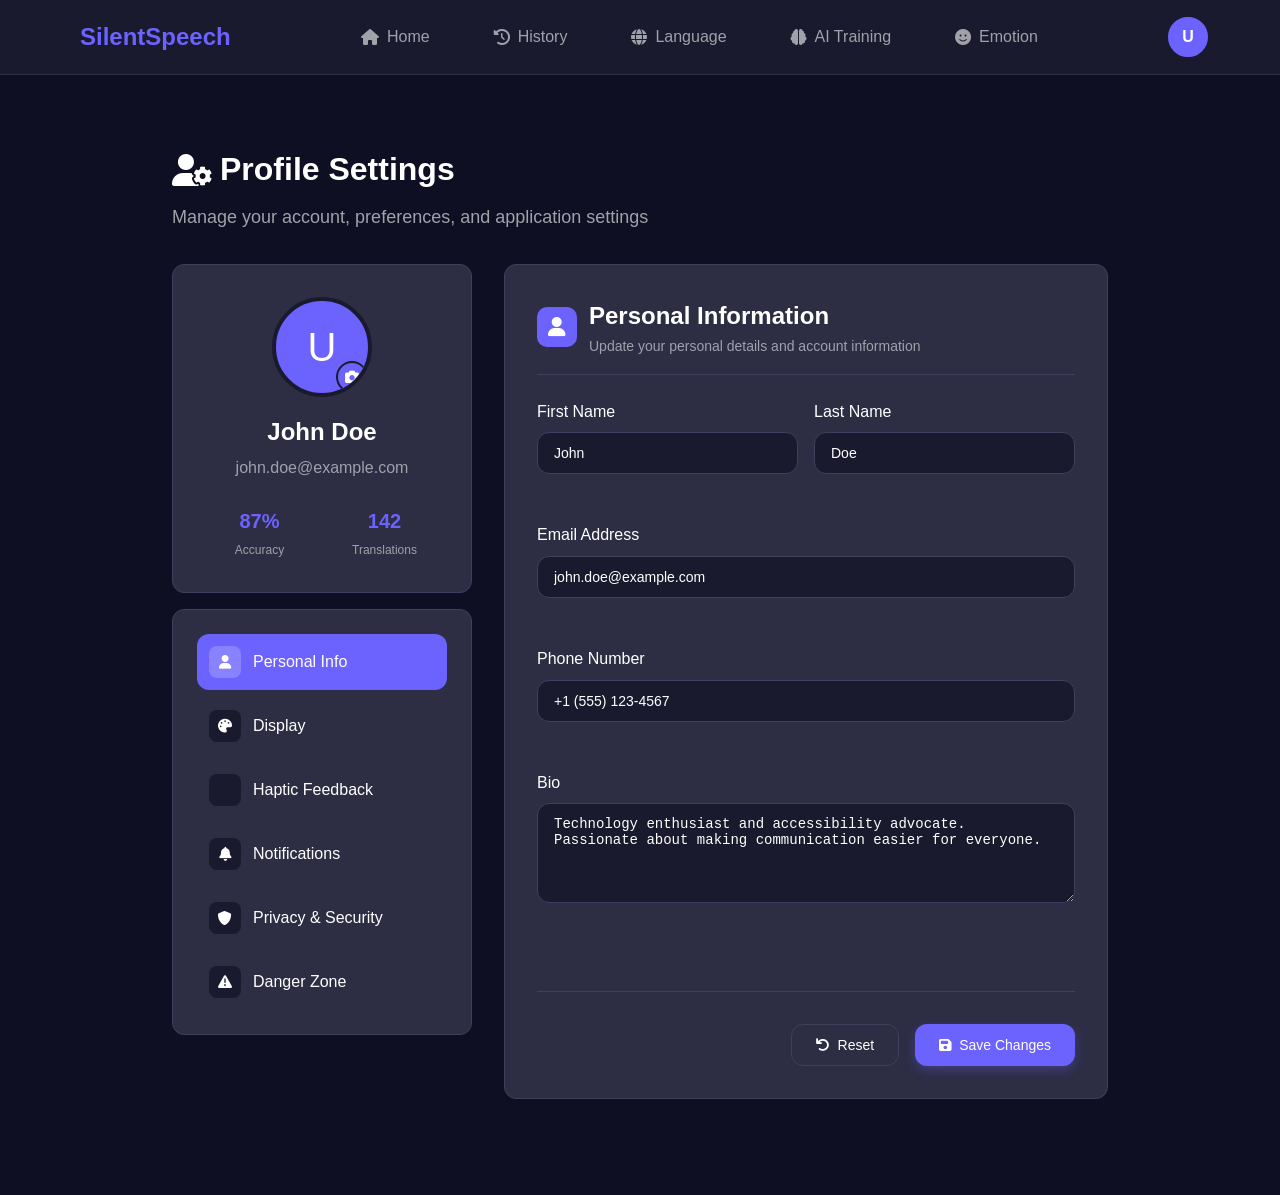
<file: Frontend/pages/profile.html>
<!DOCTYPE html>
<html lang="en">
<head>
    <meta charset="UTF-8">
    <meta name="viewport" content="width=device-width, initial-scale=1.0">
    <title>Profile Settings - Silent Speech Translator</title>
    <link rel="stylesheet" href="../css/style.css">
    <link rel="stylesheet" href="../css/components.css">
    <link href="https://cdnjs.cloudflare.com/ajax/libs/font-awesome/6.0.0/css/all.min.css" rel="stylesheet">
    <style>
        .profile-container {
            max-width: 1000px;
            margin: 0 auto;
            padding: 2rem;
        }

        .profile-header {
            margin-bottom: 2rem;
        }

        .profile-title {
            display: flex;
            align-items: center;
            gap: 0.5rem;
            font-size: 2rem;
            margin-bottom: 0.5rem;
        }

        .profile-subtitle {
            color: var(--text-secondary);
            font-size: 1.125rem;
        }

        .profile-grid {
            display: grid;
            grid-template-columns: 300px 1fr;
            gap: 2rem;
        }

        @media (max-width: 768px) {
            .profile-grid {
                grid-template-columns: 1fr;
            }
        }

        .profile-section {
            background: var(--card-bg);
            border-radius: var(--border-radius);
            padding: 2rem;
            border: 1px solid #3f3f5e;
            margin-bottom: 2rem;
        }

        .section-header {
            display: flex;
            align-items: center;
            gap: 0.75rem;
            margin-bottom: 1.5rem;
            padding-bottom: 1rem;
            border-bottom: 1px solid #3f3f5e;
        }

        .section-icon {
            width: 40px;
            height: 40px;
            background: var(--primary-color);
            border-radius: 10px;
            display: flex;
            align-items: center;
            justify-content: center;
            font-size: 1.25rem;
        }

        .section-title {
            font-size: 1.5rem;
            font-weight: 600;
        }

        .section-description {
            color: var(--text-secondary);
            font-size: 0.875rem;
        }

        /* Profile Sidebar */
        .profile-sidebar {
            position: sticky;
            top: 100px;
            height: fit-content;
        }

        .user-card {
            background: var(--card-bg);
            border-radius: var(--border-radius);
            padding: 2rem;
            text-align: center;
            border: 1px solid #3f3f5e;
            margin-bottom: 1rem;
        }

        .user-avatar {
            width: 100px;
            height: 100px;
            border-radius: 50%;
            background: var(--primary-color);
            display: flex;
            align-items: center;
            justify-content: center;
            font-size: 2.5rem;
            margin: 0 auto 1rem;
            border: 4px solid var(--secondary-bg);
            position: relative;
            overflow: hidden;
        }

        .avatar-upload {
            position: absolute;
            bottom: 0;
            right: 0;
            background: var(--primary-color);
            border: 2px solid var(--secondary-bg);
            border-radius: 50%;
            width: 32px;
            height: 32px;
            display: flex;
            align-items: center;
            justify-content: center;
            cursor: pointer;
            font-size: 0.875rem;
        }

        .user-name {
            font-size: 1.5rem;
            font-weight: 600;
            margin-bottom: 0.25rem;
        }

        .user-email {
            color: var(--text-secondary);
            margin-bottom: 1rem;
        }

        .user-stats {
            display: grid;
            grid-template-columns: 1fr 1fr;
            gap: 1rem;
            margin-top: 1.5rem;
        }

        .user-stat {
            text-align: center;
        }

        .stat-number {
            font-size: 1.25rem;
            font-weight: bold;
            color: var(--primary-color);
            margin-bottom: 0.25rem;
        }

        .stat-label {
            color: var(--text-secondary);
            font-size: 0.75rem;
        }

        .quick-actions {
            background: var(--card-bg);
            border-radius: var(--border-radius);
            padding: 1.5rem;
            border: 1px solid #3f3f5e;
        }

        .action-list {
            display: flex;
            flex-direction: column;
            gap: 0.5rem;
        }

        .action-item {
            display: flex;
            align-items: center;
            gap: 0.75rem;
            padding: 0.75rem;
            border-radius: var(--border-radius);
            cursor: pointer;
            transition: all 0.3s ease;
            text-decoration: none;
            color: var(--text-primary);
        }

        .action-item:hover {
            background: var(--secondary-bg);
        }

        .action-item.active {
            background: var(--primary-color);
            color: white;
        }

        .action-icon {
            width: 32px;
            height: 32px;
            background: var(--secondary-bg);
            border-radius: 8px;
            display: flex;
            align-items: center;
            justify-content: center;
            font-size: 0.875rem;
        }

        .action-item.active .action-icon {
            background: rgba(255, 255, 255, 0.2);
        }

        /* Form Styles */
        .form-grid {
            display: grid;
            gap: 1.5rem;
        }

        .form-row {
            display: grid;
            grid-template-columns: 1fr 1fr;
            gap: 1rem;
        }

        @media (max-width: 480px) {
            .form-row {
                grid-template-columns: 1fr;
            }
        }

        .form-actions {
            display: flex;
            gap: 1rem;
            justify-content: flex-end;
            margin-top: 2rem;
            padding-top: 2rem;
            border-top: 1px solid #3f3f5e;
        }

        /* Display Settings */
        .theme-selector {
            display: grid;
            grid-template-columns: repeat(auto-fit, minmax(150px, 1fr));
            gap: 1rem;
            margin-top: 1rem;
        }

        .theme-option {
            background: var(--secondary-bg);
            border: 2px solid #3f3f5e;
            border-radius: var(--border-radius);
            padding: 1.5rem;
            cursor: pointer;
            transition: all 0.3s ease;
            text-align: center;
        }

        .theme-option:hover {
            border-color: var(--primary-color);
        }

        .theme-option.selected {
            border-color: var(--primary-color);
            background: rgba(108, 99, 255, 0.1);
        }

        .theme-preview {
            width: 60px;
            height: 40px;
            border-radius: 8px;
            margin: 0 auto 0.75rem;
            border: 2px solid #3f3f5e;
        }

        .theme-dark { background: #1a1a2e; }
        .theme-light { background: #f8fafc; border: 2px solid #e2e8f0; }
        .theme-blue { background: #1e3a8a; }
        .theme-green { background: #065f46; }

        .theme-name {
            font-weight: 500;
            margin-bottom: 0.25rem;
        }

        .theme-description {
            color: var(--text-secondary);
            font-size: 0.75rem;
        }

        /* Haptic Settings */
        .haptic-settings {
            display: grid;
            gap: 1.5rem;
        }

        .haptic-pattern {
            display: flex;
            align-items: center;
            gap: 1rem;
            padding: 1rem;
            background: var(--secondary-bg);
            border-radius: var(--border-radius);
            cursor: pointer;
            transition: all 0.3s ease;
            border: 2px solid transparent;
        }

        .haptic-pattern:hover {
            border-color: var(--primary-color);
        }

        .haptic-pattern.selected {
            border-color: var(--primary-color);
            background: rgba(108, 99, 255, 0.1);
        }

        .haptic-icon {
            width: 40px;
            height: 40px;
            background: var(--primary-color);
            border-radius: 10px;
            display: flex;
            align-items: center;
            justify-content: center;
            font-size: 1rem;
        }

        .haptic-details {
            flex: 1;
        }

        .haptic-name {
            font-weight: 500;
            margin-bottom: 0.25rem;
        }

        .haptic-description {
            color: var(--text-secondary);
            font-size: 0.875rem;
        }

        .haptic-test {
            background: none;
            border: 1px solid var(--primary-color);
            color: var(--primary-color);
            padding: 0.5rem 1rem;
            border-radius: 6px;
            cursor: pointer;
            transition: all 0.3s ease;
        }

        .haptic-test:hover {
            background: var(--primary-color);
            color: white;
        }

        /* Privacy Settings */
        .privacy-options {
            display: grid;
            gap: 1rem;
        }

        .privacy-item {
            display: flex;
            justify-content: space-between;
            align-items: center;
            padding: 1rem;
            background: var(--secondary-bg);
            border-radius: var(--border-radius);
        }

        .privacy-info {
            flex: 1;
        }

        .privacy-name {
            font-weight: 500;
            margin-bottom: 0.25rem;
        }

        .privacy-description {
            color: var(--text-secondary);
            font-size: 0.875rem;
        }

        /* Notification Settings */
        .notification-categories {
            display: grid;
            gap: 1rem;
        }

        .notification-category {
            background: var(--secondary-bg);
            border-radius: var(--border-radius);
            padding: 1.5rem;
        }

        .category-header {
            display: flex;
            justify-content: space-between;
            align-items: center;
            margin-bottom: 1rem;
        }

        .category-name {
            font-weight: 600;
        }

        .notification-items {
            display: grid;
            gap: 1rem;
        }

        .notification-item {
            display: flex;
            justify-content: space-between;
            align-items: center;
            padding: 0.75rem;
            background: var(--card-bg);
            border-radius: calc(var(--border-radius) - 4px);
        }

        .notification-info {
            flex: 1;
        }

        .notification-name {
            font-weight: 500;
            margin-bottom: 0.25rem;
        }

        .notification-description {
            color: var(--text-secondary);
            font-size: 0.875rem;
        }

        /* Danger Zone */
        .danger-zone {
            border: 2px solid var(--error-color);
            background: rgba(239, 68, 68, 0.05);
        }

        .danger-actions {
            display: grid;
            gap: 1rem;
        }

        .danger-item {
            display: flex;
            justify-content: space-between;
            align-items: center;
            padding: 1rem;
            background: rgba(239, 68, 68, 0.1);
            border-radius: var(--border-radius);
            border: 1px solid var(--error-color);
        }

        .danger-info {
            flex: 1;
        }

        .danger-name {
            font-weight: 500;
            color: var(--error-color);
            margin-bottom: 0.25rem;
        }

        .danger-description {
            color: var(--text-secondary);
            font-size: 0.875rem;
        }

        /* Toggle Switch */
        .toggle-switch {
            position: relative;
            display: inline-block;
            width: 50px;
            height: 24px;
        }

        .toggle-switch input {
            opacity: 0;
            width: 0;
            height: 0;
        }

        .toggle-slider {
            position: absolute;
            cursor: pointer;
            top: 0;
            left: 0;
            right: 0;
            bottom: 0;
            background: var(--secondary-bg);
            border: 1px solid #3f3f5e;
            transition: .4s;
            border-radius: 24px;
        }

        .toggle-slider:before {
            position: absolute;
            content: "";
            height: 16px;
            width: 16px;
            left: 4px;
            bottom: 3px;
            background: var(--text-secondary);
            transition: .4s;
            border-radius: 50%;
        }

        input:checked + .toggle-slider {
            background: var(--primary-color);
            border-color: var(--primary-color);
        }

        input:checked + .toggle-slider:before {
            transform: translateX(26px);
            background: white;
        }
    </style>
</head>
<body>
    <!-- Navigation Header -->
    <nav class="navbar">
        <div class="nav-container">
            <div class="nav-logo">
                <i class="fas fa-lips"></i>
                <span>SilentSpeech</span>
            </div>
            <div class="nav-menu">
                <a href="../index.html" class="nav-link">
                    <i class="fas fa-home"></i>
                    <span>Home</span>
                </a>
                <a href="history.html" class="nav-link">
                    <i class="fas fa-history"></i>
                    <span>History</span>
                </a>
                <a href="language.html" class="nav-link">
                    <i class="fas fa-globe"></i>
                    <span>Language</span>
                </a>
                <a href="training.html" class="nav-link">
                    <i class="fas fa-brain"></i>
                    <span>AI Training</span>
                </a>
                <a href="emotion.html" class="nav-link">
                    <i class="fas fa-smile"></i>
                    <span>Emotion</span>
                </a>
            </div>
            <div class="nav-profile">
                <div class="avatar">U</div>
            </div>
        </div>
    </nav>

    <!-- Main Content -->
    <main class="main-content">
        <div class="profile-container">
            <!-- Header -->
            <div class="profile-header">
                <h1 class="profile-title">
                    <i class="fas fa-user-cog"></i>
                    Profile Settings
                </h1>
                <p class="profile-subtitle">
                    Manage your account, preferences, and application settings
                </p>
            </div>

            <div class="profile-grid">
                <!-- Left Sidebar -->
                <div class="profile-sidebar">
                    <!-- User Card -->
                    <div class="user-card">
                        <div class="user-avatar">
                            <span>U</span>
                            <div class="avatar-upload" title="Change avatar">
                                <i class="fas fa-camera"></i>
                            </div>
                        </div>
                        <div class="user-name">John Doe</div>
                        <div class="user-email">john.doe@example.com</div>
                        <div class="user-stats">
                            <div class="user-stat">
                                <div class="stat-number">87%</div>
                                <div class="stat-label">Accuracy</div>
                            </div>
                            <div class="user-stat">
                                <div class="stat-number">142</div>
                                <div class="stat-label">Translations</div>
                            </div>
                        </div>
                    </div>

                    <!-- Quick Actions -->
                    <div class="quick-actions">
                        <div class="action-list">
                            <a href="#personal" class="action-item active" data-section="personal">
                                <div class="action-icon">
                                    <i class="fas fa-user"></i>
                                </div>
                                <span>Personal Info</span>
                            </a>
                            <a href="#display" class="action-item" data-section="display">
                                <div class="action-icon">
                                    <i class="fas fa-palette"></i>
                                </div>
                                <span>Display</span>
                            </a>
                            <a href="#haptic" class="action-item" data-section="haptic">
                                <div class="action-icon">
                                    <i class="fas fa-vibration"></i>
                                </div>
                                <span>Haptic Feedback</span>
                            </a>
                            <a href="#notifications" class="action-item" data-section="notifications">
                                <div class="action-icon">
                                    <i class="fas fa-bell"></i>
                                </div>
                                <span>Notifications</span>
                            </a>
                            <a href="#privacy" class="action-item" data-section="privacy">
                                <div class="action-icon">
                                    <i class="fas fa-shield-alt"></i>
                                </div>
                                <span>Privacy & Security</span>
                            </a>
                            <a href="#danger" class="action-item" data-section="danger">
                                <div class="action-icon">
                                    <i class="fas fa-exclamation-triangle"></i>
                                </div>
                                <span>Danger Zone</span>
                            </a>
                        </div>
                    </div>
                </div>

                <!-- Right Content -->
                <div class="profile-content">
                    <!-- Personal Information Section -->
                    <section id="personal" class="profile-section active-section">
                        <div class="section-header">
                            <div class="section-icon">
                                <i class="fas fa-user"></i>
                            </div>
                            <div>
                                <h2 class="section-title">Personal Information</h2>
                                <p class="section-description">Update your personal details and account information</p>
                            </div>
                        </div>

                        <div class="form-grid">
                            <div class="form-row">
                                <div class="form-group">
                                    <label class="form-label">First Name</label>
                                    <input type="text" class="form-input" value="John" id="firstName">
                                </div>
                                <div class="form-group">
                                    <label class="form-label">Last Name</label>
                                    <input type="text" class="form-input" value="Doe" id="lastName">
                                </div>
                            </div>

                            <div class="form-group">
                                <label class="form-label">Email Address</label>
                                <input type="email" class="form-input" value="john.doe@example.com" id="email">
                            </div>

                            <div class="form-group">
                                <label class="form-label">Phone Number</label>
                                <input type="tel" class="form-input" value="+1 (555) 123-4567" id="phone">
                            </div>

                            <div class="form-group">
                                <label class="form-label">Bio</label>
                                <textarea class="form-textarea" id="bio" placeholder="Tell us about yourself...">Technology enthusiast and accessibility advocate. Passionate about making communication easier for everyone.</textarea>
                            </div>

                            <div class="form-actions">
                                <button class="btn btn-secondary" id="resetPersonalBtn">
                                    <i class="fas fa-undo"></i>
                                    Reset
                                </button>
                                <button class="btn btn-primary" id="savePersonalBtn">
                                    <i class="fas fa-save"></i>
                                    Save Changes
                                </button>
                            </div>
                        </div>
                    </section>

                    <!-- Display Settings Section -->
                    <section id="display" class="profile-section" style="display: none;">
                        <div class="section-header">
                            <div class="section-icon">
                                <i class="fas fa-palette"></i>
                            </div>
                            <div>
                                <h2 class="section-title">Display Settings</h2>
                                <p class="section-description">Customize the appearance of the application</p>
                            </div>
                        </div>

                        <div class="form-grid">
                            <div class="form-group">
                                <label class="form-label">Theme</label>
                                <div class="theme-selector">
                                    <div class="theme-option selected" data-theme="dark">
                                        <div class="theme-preview theme-dark"></div>
                                        <div class="theme-name">Dark</div>
                                        <div class="theme-description">Easy on the eyes</div>
                                    </div>
                                    <div class="theme-option" data-theme="light">
                                        <div class="theme-preview theme-light"></div>
                                        <div class="theme-name">Light</div>
                                        <div class="theme-description">Bright and clear</div>
                                    </div>
                                    <div class="theme-option" data-theme="blue">
                                        <div class="theme-preview theme-blue"></div>
                                        <div class="theme-name">Blue</div>
                                        <div class="theme-description">Calming blue tones</div>
                                    </div>
                                    <div class="theme-option" data-theme="green">
                                        <div class="theme-preview theme-green"></div>
                                        <div class="theme-name">Green</div>
                                        <div class="theme-description">Natural and fresh</div>
                                    </div>
                                </div>
                            </div>

                            <div class="form-group">
                                <label class="form-label">Text Size</label>
                                <input type="range" min="12" max="24" value="16" class="slider" id="textSizeSlider">
                                <div style="display: flex; justify-content: space-between; font-size: 0.875rem; color: var(--text-secondary);">
                                    <span>Small</span>
                                    <span>Large</span>
                                </div>
                            </div>

                            <div class="form-group">
                                <label class="form-label">Animation</label>
                                <div style="display: grid; gap: 0.5rem;">
                                    <label class="form-check">
                                        <input type="checkbox" id="reduceMotion">
                                        <span>Reduce motion and animations</span>
                                    </label>
                                    <label class="form-check">
                                        <input type="checkbox" id="smoothScrolling" checked>
                                        <span>Enable smooth scrolling</span>
                                    </label>
                                    <label class="form-check">
                                        <input type="checkbox" id="hoverEffects" checked>
                                        <span>Show hover effects</span>
                                    </label>
                                </div>
                            </div>

                            <div class="form-actions">
                                <button class="btn btn-primary" id="applyDisplayBtn">
                                    <i class="fas fa-check"></i>
                                    Apply Changes
                                </button>
                            </div>
                        </div>
                    </section>

                    <!-- Haptic Feedback Section -->
                    <section id="haptic" class="profile-section" style="display: none;">
                        <div class="section-header">
                            <div class="section-icon">
                                <i class="fas fa-vibration"></i>
                            </div>
                            <div>
                                <h2 class="section-title">Haptic Feedback</h2>
                                <p class="section-description">Customize vibration patterns for different actions</p>
                            </div>
                        </div>

                        <div class="haptic-settings">
                            <div class="haptic-pattern selected">
                                <div class="haptic-icon">
                                    <i class="fas fa-microphone"></i>
                                </div>
                                <div class="haptic-details">
                                    <div class="haptic-name">Start Recording</div>
                                    <div class="haptic-description">Short vibration when recording starts</div>
                                </div>
                                <button class="haptic-test">Test</button>
                            </div>

                            <div class="haptic-pattern">
                                <div class="haptic-icon">
                                    <i class="fas fa-check"></i>
                                </div>
                                <div class="haptic-details">
                                    <div class="haptic-name">Success</div>
                                    <div class="haptic-description">Double vibration for successful actions</div>
                                </div>
                                <button class="haptic-test">Test</button>
                            </div>

                            <div class="haptic-pattern">
                                <div class="haptic-icon">
                                    <i class="fas fa-exclamation"></i>
                                </div>
                                <div class="haptic-details">
                                    <div class="haptic-name">Error</div>
                                    <div class="haptic-description">Long vibration for errors</div>
                                </div>
                                <button class="haptic-test">Test</button>
                            </div>

                            <div class="haptic-pattern">
                                <div class="haptic-icon">
                                    <i class="fas fa-bell"></i>
                                </div>
                                <div class="haptic-details">
                                    <div class="haptic-name">Notification</div>
                                    <div class="haptic-description">Gentle pulse for notifications</div>
                                </div>
                                <button class="haptic-test">Test</button>
                            </div>
                        </div>

                        <div class="form-group mt-3">
                            <label class="form-label">Haptic Intensity</label>
                            <input type="range" min="1" max="100" value="75" class="slider" id="hapticIntensity">
                            <div style="display: flex; justify-content: space-between; font-size: 0.875rem; color: var(--text-secondary);">
                                <span>Soft</span>
                                <span>Strong</span>
                            </div>
                        </div>

                        <div class="form-actions">
                            <button class="btn btn-primary" id="saveHapticBtn">
                                <i class="fas fa-save"></i>
                                Save Haptic Settings
                            </button>
                        </div>
                    </section>

                    <!-- Notifications Section -->
                    <section id="notifications" class="profile-section" style="display: none;">
                        <div class="section-header">
                            <div class="section-icon">
                                <i class="fas fa-bell"></i>
                            </div>
                            <div>
                                <h2 class="section-title">Notification Settings</h2>
                                <p class="section-description">Manage how and when you receive notifications</p>
                            </div>
                        </div>

                        <div class="notification-categories">
                            <div class="notification-category">
                                <div class="category-header">
                                    <div class="category-name">Translation Notifications</div>
                                    <div class="toggle-switch">
                                        <input type="checkbox" checked>
                                        <span class="toggle-slider"></span>
                                    </div>
                                </div>
                                <div class="notification-items">
                                    <div class="notification-item">
                                        <div class="notification-info">
                                            <div class="notification-name">High Confidence Results</div>
                                            <div class="notification-description">Notify when translation confidence is above 90%</div>
                                        </div>
                                        <div class="toggle-switch">
                                            <input type="checkbox" checked>
                                            <span class="toggle-slider"></span>
                                        </div>
                                    </div>
                                    <div class="notification-item">
                                        <div class="notification-info">
                                            <div class="notification-name">Low Confidence Alerts</div>
                                            <div class="notification-description">Alert when translation confidence is below 60%</div>
                                        </div>
                                        <div class="toggle-switch">
                                            <input type="checkbox" checked>
                                            <span class="toggle-slider"></span>
                                        </div>
                                    </div>
                                </div>
                            </div>

                            <div class="notification-category">
                                <div class="category-header">
                                    <div class="category-name">Training Notifications</div>
                                    <div class="toggle-switch">
                                        <input type="checkbox" checked>
                                        <span class="toggle-slider"></span>
                                    </div>
                                </div>
                                <div class="notification-items">
                                    <div class="notification-item">
                                        <div class="notification-info">
                                            <div class="notification-name">Training Progress</div>
                                            <div class="notification-description">Weekly training progress reports</div>
                                        </div>
                                        <div class="toggle-switch">
                                            <input type="checkbox">
                                            <span class="toggle-slider"></span>
                                        </div>
                                    </div>
                                    <div class="notification-item">
                                        <div class="notification-info">
                                            <div class="notification-name">Accuracy Improvements</div>
                                            <div class="notification-description">Notify when your accuracy improves significantly</div>
                                        </div>
                                        <div class="toggle-switch">
                                            <input type="checkbox" checked>
                                            <span class="toggle-slider"></span>
                                        </div>
                                    </div>
                                </div>
                            </div>
                        </div>

                        <div class="form-actions">
                            <button class="btn btn-primary" id="saveNotificationBtn">
                                <i class="fas fa-save"></i>
                                Save Notification Settings
                            </button>
                        </div>
                    </section>

                    <!-- Privacy & Security Section -->
                    <section id="privacy" class="profile-section" style="display: none;">
                        <div class="section-header">
                            <div class="section-icon">
                                <i class="fas fa-shield-alt"></i>
                            </div>
                            <div>
                                <h2 class="section-title">Privacy & Security</h2>
                                <p class="section-description">Control your data privacy and security settings</p>
                            </div>
                        </div>

                        <div class="privacy-options">
                            <div class="privacy-item">
                                <div class="privacy-info">
                                    <div class="privacy-name">Data Collection</div>
                                    <div class="privacy-description">Allow anonymous data collection to improve the service</div>
                                </div>
                                <div class="toggle-switch">
                                    <input type="checkbox" checked>
                                    <span class="toggle-slider"></span>
                                </div>
                            </div>

                            <div class="privacy-item">
                                <div class="privacy-info">
                                    <div class="privacy-name">Auto-delete History</div>
                                    <div class="privacy-description">Automatically delete translation history after 30 days</div>
                                </div>
                                <div class="toggle-switch">
                                    <input type="checkbox">
                                    <span class="toggle-slider"></span>
                                </div>
                            </div>

                            <div class="privacy-item">
                                <div class="privacy-info">
                                    <div class="privacy-name">Camera Access</div>
                                    <div class="privacy-description">Remember camera permissions</div>
                                </div>
                                <div class="toggle-switch">
                                    <input type="checkbox" checked>
                                    <span class="toggle-slider"></span>
                                </div>
                            </div>

                            <div class="privacy-item">
                                <div class="privacy-info">
                                    <div class="privacy-name">Two-Factor Authentication</div>
                                    <div class="privacy-description">Add an extra layer of security to your account</div>
                                </div>
                                <button class="btn btn-outline">Enable 2FA</button>
                            </div>
                        </div>

                        <div class="form-actions">
                            <button class="btn btn-primary" id="savePrivacyBtn">
                                <i class="fas fa-save"></i>
                                Save Privacy Settings
                            </button>
                        </div>
                    </section>

                    <!-- Danger Zone Section -->
                    <section id="danger" class="profile-section" style="display: none;">
                        <div class="section-header">
                            <div class="section-icon">
                                <i class="fas fa-exclamation-triangle"></i>
                            </div>
                            <div>
                                <h2 class="section-title">Danger Zone</h2>
                                <p class="section-description">Irreversible actions that affect your account and data</p>
                            </div>
                        </div>

                        <div class="danger-actions">
                            <div class="danger-item">
                                <div class="danger-info">
                                    <div class="danger-name">Clear All Data</div>
                                    <div class="danger-description">Permanently delete all your translation history and training data</div>
                                </div>
                                <button class="btn btn-danger" id="clearAllDataBtn">
                                    <i class="fas fa-trash"></i>
                                    Clear Data
                                </button>
                            </div>

                            <div class="danger-item">
                                <div class="danger-info">
                                    <div class="danger-name">Reset AI Model</div>
                                    <div class="danger-description">Reset your personal AI model to factory defaults</div>
                                </div>
                                <button class="btn btn-danger" id="resetModelBtn">
                                    <i class="fas fa-brain"></i>
                                    Reset Model
                                </button>
                            </div>

                            <div class="danger-item">
                                <div class="danger-info">
                                    <div class="danger-name">Delete Account</div>
                                    <div class="danger-description">Permanently delete your account and all associated data</div>
                                </div>
                                <button class="btn btn-danger" id="deleteAccountBtn">
                                    <i class="fas fa-user-slash"></i>
                                    Delete Account
                                </button>
                            </div>
                        </div>
                    </section>
                </div>
            </div>
        </div>
    </main>

    <script src="../js/utils.js"></script>
    <script>
        class ProfileManager {
            constructor() {
                this.currentSection = 'personal';
                this.userData = {
                    firstName: 'John',
                    lastName: 'Doe',
                    email: 'john.doe@example.com',
                    phone: '+1 (555) 123-4567',
                    bio: 'Technology enthusiast and accessibility advocate. Passionate about making communication easier for everyone.'
                };

                this.init();
            }

            init() {
                this.loadUserData();
                this.bindEvents();
                this.setupSectionNavigation();
            }

            loadUserData() {
                const saved = utils.getItem('userProfile');
                if (saved) {
                    this.userData = { ...this.userData, ...saved };
                    this.populateForm();
                }
            }

            saveUserData() {
                utils.setItem('userProfile', this.userData);
            }

            bindEvents() {
                // Section navigation
                document.querySelectorAll('.action-item').forEach(item => {
                    item.addEventListener('click', (e) => {
                        e.preventDefault();
                        const section = e.currentTarget.dataset.section;
                        this.showSection(section);
                    });
                });

                // Personal info form
                document.getElementById('savePersonalBtn').addEventListener('click', () => {
                    this.savePersonalInfo();
                });

                document.getElementById('resetPersonalBtn').addEventListener('click', () => {
                    this.resetPersonalInfo();
                });

                // Display settings
                document.querySelectorAll('.theme-option').forEach(option => {
                    option.addEventListener('click', () => {
                        this.selectTheme(option.dataset.theme);
                    });
                });

                document.getElementById('applyDisplayBtn').addEventListener('click', () => {
                    this.applyDisplaySettings();
                });

                // Haptic settings
                document.querySelectorAll('.haptic-test').forEach(btn => {
                    btn.addEventListener('click', (e) => {
                        e.stopPropagation();
                        this.testHapticPattern(e.target.closest('.haptic-pattern'));
                    });
                });

                document.querySelectorAll('.haptic-pattern').forEach(pattern => {
                    pattern.addEventListener('click', () => {
                        this.selectHapticPattern(pattern);
                    });
                });

                document.getElementById('saveHapticBtn').addEventListener('click', () => {
                    this.saveHapticSettings();
                });

                // Notification settings
                document.getElementById('saveNotificationBtn').addEventListener('click', () => {
                    this.saveNotificationSettings();
                });

                // Privacy settings
                document.getElementById('savePrivacyBtn').addEventListener('click', () => {
                    this.savePrivacySettings();
                });

                // Danger zone actions
                document.getElementById('clearAllDataBtn').addEventListener('click', () => {
                    this.clearAllData();
                });

                document.getElementById('resetModelBtn').addEventListener('click', () => {
                    this.resetAIModel();
                });

                document.getElementById('deleteAccountBtn').addEventListener('click', () => {
                    this.deleteAccount();
                });
            }

            setupSectionNavigation() {
                this.showSection('personal');
            }

            showSection(sectionName) {
                // Hide all sections
                document.querySelectorAll('.profile-section').forEach(section => {
                    section.style.display = 'none';
                });

                // Remove active class from all nav items
                document.querySelectorAll('.action-item').forEach(item => {
                    item.classList.remove('active');
                });

                // Show selected section
                document.getElementById(sectionName).style.display = 'block';
                
                // Add active class to selected nav item
                document.querySelector(`[data-section="${sectionName}"]`).classList.add('active');

                this.currentSection = sectionName;
            }

            populateForm() {
                document.getElementById('firstName').value = this.userData.firstName;
                document.getElementById('lastName').value = this.userData.lastName;
                document.getElementById('email').value = this.userData.email;
                document.getElementById('phone').value = this.userData.phone;
                document.getElementById('bio').value = this.userData.bio;
            }

            savePersonalInfo() {
                this.userData.firstName = document.getElementById('firstName').value;
                this.userData.lastName = document.getElementById('lastName').value;
                this.userData.email = document.getElementById('email').value;
                this.userData.phone = document.getElementById('phone').value;
                this.userData.bio = document.getElementById('bio').value;

                this.saveUserData();
                this.showMessage('Personal information updated successfully!', 'success');
                
                // Update user card
                document.querySelector('.user-name').textContent = 
                    `${this.userData.firstName} ${this.userData.lastName}`;
                document.querySelector('.user-email').textContent = this.userData.email;
            }

            resetPersonalInfo() {
                if (confirm('Are you sure you want to reset all personal information to saved values?')) {
                    this.populateForm();
                    this.showMessage('Personal information reset to saved values', 'info');
                }
            }

            selectTheme(theme) {
                document.querySelectorAll('.theme-option').forEach(option => {
                    option.classList.remove('selected');
                });
                document.querySelector(`[data-theme="${theme}"]`).classList.add('selected');
            }

            applyDisplaySettings() {
                const selectedTheme = document.querySelector('.theme-option.selected').dataset.theme;
                const textSize = document.getElementById('textSizeSlider').value;
                
                // In a real app, this would apply the theme and text size
                utils.log('Display settings applied:', { theme: selectedTheme, textSize });
                this.showMessage('Display settings applied successfully!', 'success');
            }

            selectHapticPattern(pattern) {
                document.querySelectorAll('.haptic-pattern').forEach(p => {
                    p.classList.remove('selected');
                });
                pattern.classList.add('selected');
            }

            testHapticPattern(pattern) {
                const patternName = pattern.querySelector('.haptic-name').textContent;
                utils.log('Testing haptic pattern:', patternName);
                
                // Simulate haptic feedback
                if (navigator.vibrate) {
                    navigator.vibrate(200);
                }
                
                this.showMessage(`Testing ${patternName} pattern`, 'info');
            }

            saveHapticSettings() {
                const intensity = document.getElementById('hapticIntensity').value;
                utils.log('Haptic settings saved:', { intensity });
                this.showMessage('Haptic settings saved successfully!', 'success');
            }

            saveNotificationSettings() {
                utils.log('Notification settings saved');
                this.showMessage('Notification settings saved successfully!', 'success');
            }

            savePrivacySettings() {
                utils.log('Privacy settings saved');
                this.showMessage('Privacy settings saved successfully!', 'success');
            }

            clearAllData() {
                if (confirm('Are you sure you want to clear ALL your data? This includes translation history, training data, and preferences. This action cannot be undone.')) {
                    // Clear all local storage
                    utils.clearStorage();
                    this.showMessage('All data has been cleared successfully!', 'success');
                    
                    // Reload the page to reflect changes
                    setTimeout(() => {
                        location.reload();
                    }, 2000);
                }
            }

            resetAIModel() {
                if (confirm('Are you sure you want to reset your AI model? This will delete all your training data and the model will need to be retrained. This action cannot be undone.')) {
                    utils.log('AI model reset requested');
                    this.showMessage('AI model has been reset. Please retrain the model for optimal performance.', 'warning');
                }
            }

            deleteAccount() {
                if (confirm('WARNING: This will permanently delete your account and all associated data. This action cannot be undone. Are you absolutely sure?')) {
                    if (confirm('Please type "DELETE" to confirm account deletion:')) {
                        utils.log('Account deletion requested');
                        this.showMessage('Account deletion scheduled. You will be logged out shortly.', 'error');
                        
                        // Simulate account deletion
                        setTimeout(() => {
                            utils.clearStorage();
                            window.location.href = '../index.html';
                        }, 3000);
                    }
                }
            }

            showMessage(message, type = 'info') {
                const messageDiv = document.createElement('div');
                messageDiv.className = `alert alert-${type}`;
                messageDiv.style.cssText = `
                    position: fixed;
                    top: 100px;
                    right: 20px;
                    z-index: 1000;
                    min-width: 300px;
                `;
                messageDiv.textContent = message;
                
                document.body.appendChild(messageDiv);
                
                setTimeout(() => {
                    messageDiv.remove();
                }, 3000);
            }
        }

        // Initialize profile manager when page loads
        document.addEventListener('DOMContentLoaded', () => {
            window.profileManager = new ProfileManager();
        });
    </script>
</body>
</html>
</file>
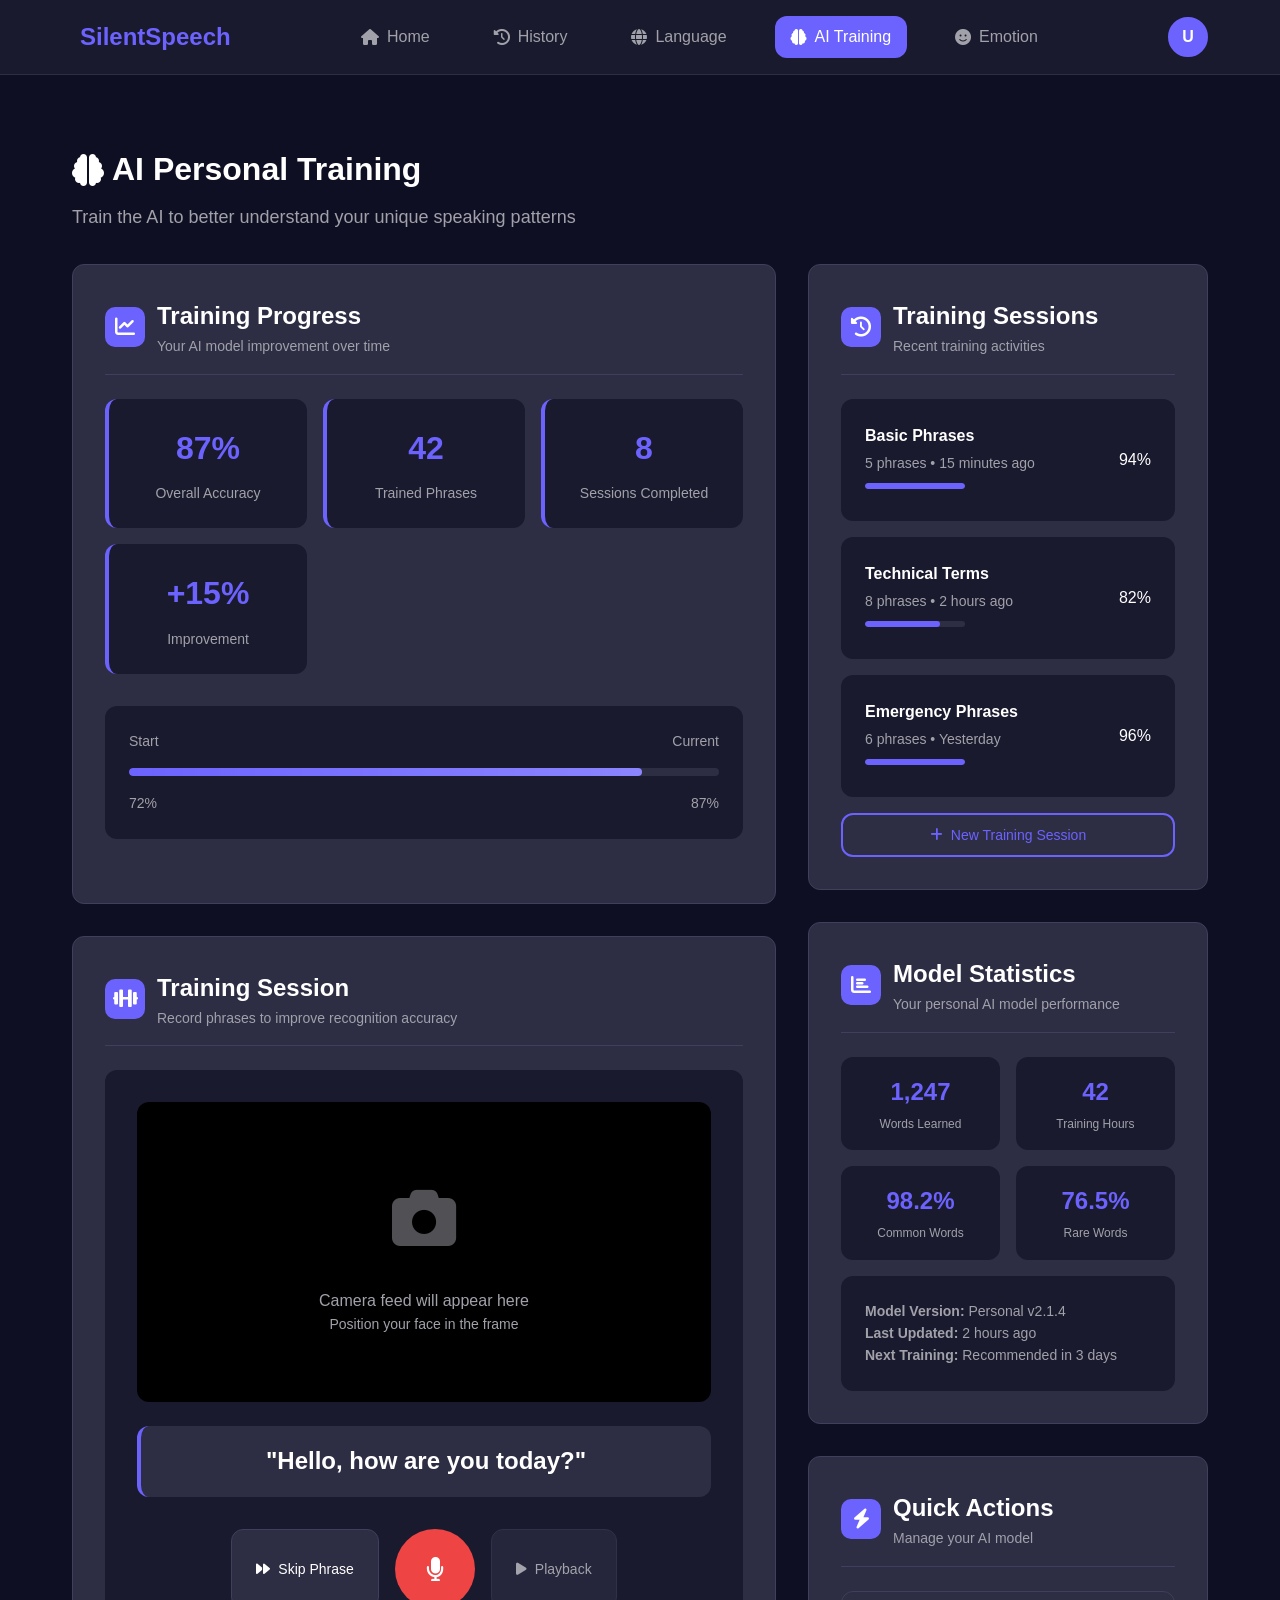
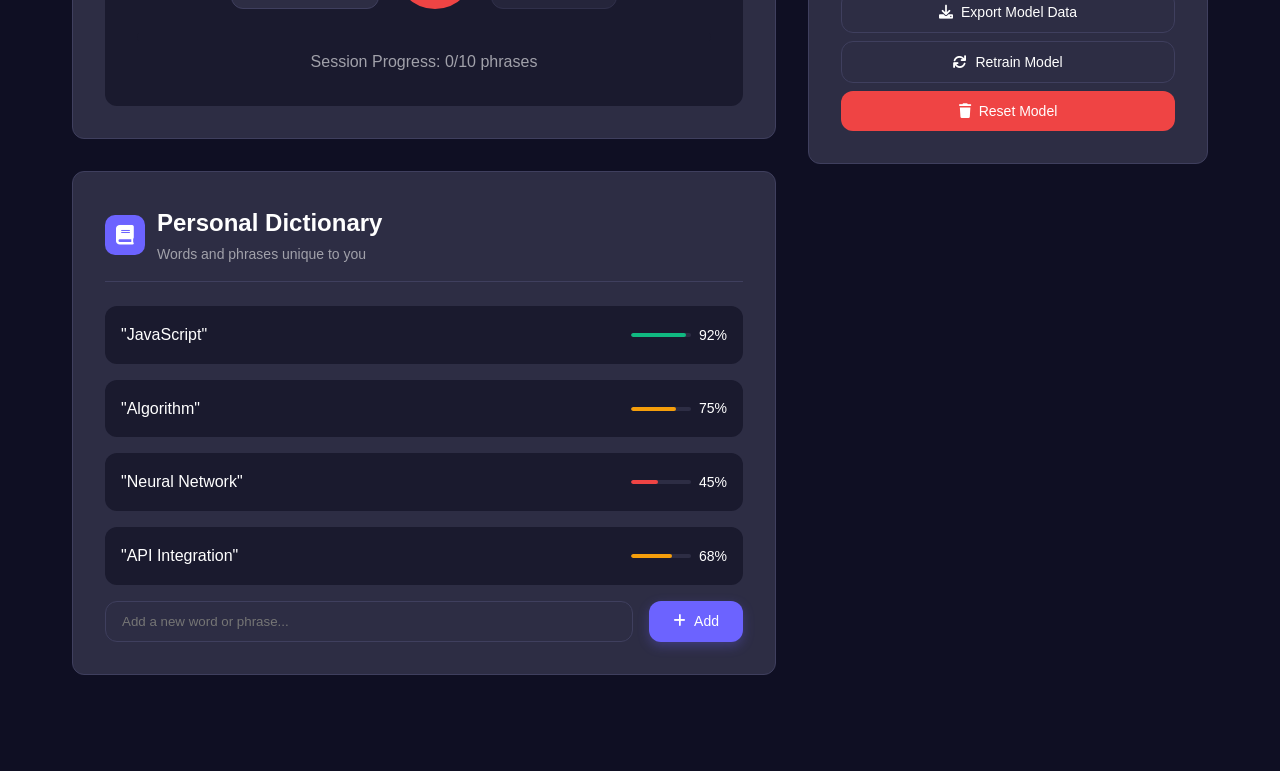
<file: Frontend/pages/training.html>
<!DOCTYPE html>
<html lang="en">
<head>
    <meta charset="UTF-8">
    <meta name="viewport" content="width=device-width, initial-scale=1.0">
    <title>AI Training - Silent Speech Translator</title>
    <link rel="stylesheet" href="../css/style.css">
    <link rel="stylesheet" href="../css/components.css">
    <link href="https://cdnjs.cloudflare.com/ajax/libs/font-awesome/6.0.0/css/all.min.css" rel="stylesheet">
    <style>
        .training-container {
            max-width: 1200px;
            margin: 0 auto;
            padding: 2rem;
        }

        .training-header {
            margin-bottom: 2rem;
        }

        .training-title {
            display: flex;
            align-items: center;
            gap: 0.5rem;
            font-size: 2rem;
            margin-bottom: 0.5rem;
        }

        .training-subtitle {
            color: var(--text-secondary);
            font-size: 1.125rem;
        }

        .training-grid {
            display: grid;
            grid-template-columns: 1fr 400px;
            gap: 2rem;
        }

        @media (max-width: 1024px) {
            .training-grid {
                grid-template-columns: 1fr;
            }
        }

        .training-section {
            background: var(--card-bg);
            border-radius: var(--border-radius);
            padding: 2rem;
            border: 1px solid #3f3f5e;
            margin-bottom: 2rem;
        }

        .section-header {
            display: flex;
            align-items: center;
            gap: 0.75rem;
            margin-bottom: 1.5rem;
            padding-bottom: 1rem;
            border-bottom: 1px solid #3f3f5e;
        }

        .section-icon {
            width: 40px;
            height: 40px;
            background: var(--primary-color);
            border-radius: 10px;
            display: flex;
            align-items: center;
            justify-content: center;
            font-size: 1.25rem;
        }

        .section-title {
            font-size: 1.5rem;
            font-weight: 600;
        }

        .section-description {
            color: var(--text-secondary);
            font-size: 0.875rem;
        }

        /* Progress Section */
        .progress-overview {
            display: grid;
            grid-template-columns: repeat(auto-fit, minmax(200px, 1fr));
            gap: 1rem;
            margin-bottom: 2rem;
        }

        .progress-card {
            background: var(--secondary-bg);
            border-radius: var(--border-radius);
            padding: 1.5rem;
            text-align: center;
            border-left: 4px solid var(--primary-color);
        }

        .progress-number {
            font-size: 2rem;
            font-weight: bold;
            color: var(--primary-color);
            margin-bottom: 0.5rem;
        }

        .progress-label {
            color: var(--text-secondary);
            font-size: 0.875rem;
        }

        .progress-chart {
            background: var(--secondary-bg);
            border-radius: var(--border-radius);
            padding: 1.5rem;
            margin-bottom: 2rem;
        }

        .chart-bar {
            height: 8px;
            background: var(--card-bg);
            border-radius: 4px;
            margin: 1rem 0;
            overflow: hidden;
            position: relative;
        }

        .chart-fill {
            height: 100%;
            background: linear-gradient(90deg, var(--primary-color), #8b85ff);
            border-radius: 4px;
            transition: width 0.5s ease;
        }

        .chart-labels {
            display: flex;
            justify-content: space-between;
            font-size: 0.875rem;
            color: var(--text-secondary);
        }

        /* Training Interface */
        .training-interface {
            background: var(--secondary-bg);
            border-radius: var(--border-radius);
            padding: 2rem;
            text-align: center;
        }

        .training-camera {
            width: 100%;
            height: 300px;
            background: #000;
            border-radius: var(--border-radius);
            display: flex;
            align-items: center;
            justify-content: center;
            margin-bottom: 1.5rem;
            position: relative;
            overflow: hidden;
        }

        .camera-placeholder {
            text-align: center;
            color: var(--text-secondary);
        }

        .camera-icon {
            font-size: 4rem;
            margin-bottom: 1rem;
            opacity: 0.5;
        }

        .training-phrase {
            font-size: 1.5rem;
            font-weight: 600;
            margin-bottom: 2rem;
            padding: 1rem;
            background: var(--card-bg);
            border-radius: var(--border-radius);
            border-left: 4px solid var(--primary-color);
        }

        .training-controls {
            display: flex;
            gap: 1rem;
            justify-content: center;
            flex-wrap: wrap;
        }

        .record-button {
            width: 80px;
            height: 80px;
            border-radius: 50%;
            border: none;
            background: var(--error-color);
            color: white;
            font-size: 1.5rem;
            cursor: pointer;
            transition: all 0.3s ease;
            display: flex;
            align-items: center;
            justify-content: center;
        }

        .record-button.recording {
            animation: pulse 1.5s infinite;
            background: var(--success-color);
        }

        .record-button:hover {
            transform: scale(1.1);
        }

        @keyframes pulse {
            0% { transform: scale(1); }
            50% { transform: scale(1.1); }
            100% { transform: scale(1); }
        }

        /* Training Sessions */
        .sessions-list {
            display: flex;
            flex-direction: column;
            gap: 1rem;
        }

        .session-item {
            background: var(--secondary-bg);
            border-radius: var(--border-radius);
            padding: 1.5rem;
            display: flex;
            justify-content: between;
            align-items: center;
            transition: all 0.3s ease;
        }

        .session-item:hover {
            border-color: var(--primary-color);
            transform: translateY(-2px);
        }

        .session-info {
            flex: 1;
        }

        .session-name {
            font-weight: 600;
            margin-bottom: 0.25rem;
        }

        .session-details {
            color: var(--text-secondary);
            font-size: 0.875rem;
        }

        .session-progress {
            width: 100px;
            height: 6px;
            background: var(--card-bg);
            border-radius: 3px;
            overflow: hidden;
            margin: 0.5rem 0;
        }

        .session-progress-fill {
            height: 100%;
            background: var(--primary-color);
            border-radius: 3px;
            transition: width 0.3s ease;
        }

        /* Personal Words */
        .personal-words {
            display: grid;
            gap: 1rem;
        }

        .word-item {
            background: var(--secondary-bg);
            border-radius: var(--border-radius);
            padding: 1rem;
            display: flex;
            justify-content: space-between;
            align-items: center;
        }

        .word-text {
            font-weight: 500;
        }

        .word-accuracy {
            display: flex;
            align-items: center;
            gap: 0.5rem;
            font-size: 0.875rem;
        }

        .accuracy-bar {
            width: 60px;
            height: 4px;
            background: var(--card-bg);
            border-radius: 2px;
            overflow: hidden;
        }

        .accuracy-fill {
            height: 100%;
            background: var(--success-color);
            border-radius: 2px;
        }

        .accuracy-low { background: var(--error-color); }
        .accuracy-medium { background: var(--warning-color); }
        .accuracy-high { background: var(--success-color); }

        /* Add Word Form */
        .add-word-form {
            display: flex;
            gap: 1rem;
            margin-top: 1rem;
        }

        .word-input {
            flex: 1;
            padding: 0.75rem 1rem;
            background: var(--card-bg);
            border: 1px solid #3f3f5e;
            border-radius: var(--border-radius);
            color: var(--text-primary);
        }

        /* Training Stats */
        .stats-grid {
            display: grid;
            grid-template-columns: repeat(auto-fit, minmax(150px, 1fr));
            gap: 1rem;
            margin-top: 1rem;
        }

        .stat-item {
            text-align: center;
            padding: 1rem;
            background: var(--secondary-bg);
            border-radius: var(--border-radius);
        }

        .stat-value {
            font-size: 1.5rem;
            font-weight: bold;
            color: var(--primary-color);
            margin-bottom: 0.25rem;
        }

        .stat-label {
            color: var(--text-secondary);
            font-size: 0.75rem;
        }

        /* Model Info */
        .model-info {
            background: var(--secondary-bg);
            border-radius: var(--border-radius);
            padding: 1.5rem;
            margin-top: 1rem;
        }

        .model-stats {
            display: grid;
            grid-template-columns: repeat(auto-fit, minmax(120px, 1fr));
            gap: 1rem;
            margin-top: 1rem;
        }

        /* Responsive */
        @media (max-width: 768px) {
            .training-controls {
                flex-direction: column;
            }

            .add-word-form {
                flex-direction: column;
            }

            .progress-overview {
                grid-template-columns: 1fr;
            }
        }
    </style>
</head>
<body>
    <!-- Navigation Header -->
    <nav class="navbar">
        <div class="nav-container">
            <div class="nav-logo">
                <i class="fas fa-lips"></i>
                <span>SilentSpeech</span>
            </div>
            <div class="nav-menu">
                <a href="../index.html" class="nav-link">
                    <i class="fas fa-home"></i>
                    <span>Home</span>
                </a>
                <a href="history.html" class="nav-link">
                    <i class="fas fa-history"></i>
                    <span>History</span>
                </a>
                <a href="language.html" class="nav-link">
                    <i class="fas fa-globe"></i>
                    <span>Language</span>
                </a>
                <a href="training.html" class="nav-link active">
                    <i class="fas fa-brain"></i>
                    <span>AI Training</span>
                </a>
                <a href="emotion.html" class="nav-link">
                    <i class="fas fa-smile"></i>
                    <span>Emotion</span>
                </a>
            </div>
            <div class="nav-profile">
                <div class="avatar">U</div>
            </div>
        </div>
    </nav>

    <!-- Main Content -->
    <main class="main-content">
        <div class="training-container">
            <!-- Header -->
            <div class="training-header">
                <h1 class="training-title">
                    <i class="fas fa-brain"></i>
                    AI Personal Training
                </h1>
                <p class="training-subtitle">
                    Train the AI to better understand your unique speaking patterns
                </p>
            </div>

            <div class="training-grid">
                <!-- Left Column - Training Interface -->
                <div class="training-column">
                    <!-- Progress Overview -->
                    <section class="training-section">
                        <div class="section-header">
                            <div class="section-icon">
                                <i class="fas fa-chart-line"></i>
                            </div>
                            <div>
                                <h2 class="section-title">Training Progress</h2>
                                <p class="section-description">Your AI model improvement over time</p>
                            </div>
                        </div>

                        <div class="progress-overview">
                            <div class="progress-card">
                                <div class="progress-number" id="overallAccuracy">87%</div>
                                <div class="progress-label">Overall Accuracy</div>
                            </div>
                            <div class="progress-card">
                                <div class="progress-number" id="trainedPhrases">42</div>
                                <div class="progress-label">Trained Phrases</div>
                            </div>
                            <div class="progress-card">
                                <div class="progress-number" id="sessionsCompleted">8</div>
                                <div class="progress-label">Sessions Completed</div>
                            </div>
                            <div class="progress-card">
                                <div class="progress-number" id="improvement">+15%</div>
                                <div class="progress-label">Improvement</div>
                            </div>
                        </div>

                        <div class="progress-chart">
                            <div class="chart-labels">
                                <span>Start</span>
                                <span>Current</span>
                            </div>
                            <div class="chart-bar">
                                <div class="chart-fill" style="width: 87%"></div>
                            </div>
                            <div class="chart-labels">
                                <span>72%</span>
                                <span>87%</span>
                            </div>
                        </div>
                    </section>

                    <!-- Training Interface -->
                    <section class="training-section">
                        <div class="section-header">
                            <div class="section-icon">
                                <i class="fas fa-dumbbell"></i>
                            </div>
                            <div>
                                <h2 class="section-title">Training Session</h2>
                                <p class="section-description">Record phrases to improve recognition accuracy</p>
                            </div>
                        </div>

                        <div class="training-interface">
                            <div class="training-camera">
                                <div class="camera-placeholder">
                                    <div class="camera-icon">
                                        <i class="fas fa-camera"></i>
                                    </div>
                                    <div>Camera feed will appear here</div>
                                    <div class="section-description">Position your face in the frame</div>
                                </div>
                            </div>

                            <div class="training-phrase" id="currentPhrase">
                                "Hello, how are you today?"
                            </div>

                            <div class="training-controls">
                                <button class="btn btn-secondary" id="skipPhraseBtn">
                                    <i class="fas fa-forward"></i>
                                    Skip Phrase
                                </button>
                                <button class="record-button" id="recordBtn">
                                    <i class="fas fa-microphone"></i>
                                </button>
                                <button class="btn btn-secondary" id="playbackBtn" disabled>
                                    <i class="fas fa-play"></i>
                                    Playback
                                </button>
                            </div>

                            <div class="progress mt-3">
                                <div class="progress-bar" style="width: 60%"></div>
                            </div>
                            <div class="text-muted text-center mt-1">
                                Session Progress: 3/5 phrases
                            </div>
                        </div>
                    </section>

                    <!-- Personal Dictionary -->
                    <section class="training-section">
                        <div class="section-header">
                            <div class="section-icon">
                                <i class="fas fa-book"></i>
                            </div>
                            <div>
                                <h2 class="section-title">Personal Dictionary</h2>
                                <p class="section-description">Words and phrases unique to you</p>
                            </div>
                        </div>

                        <div class="personal-words">
                            <div class="word-item">
                                <div class="word-text">"JavaScript"</div>
                                <div class="word-accuracy">
                                    <div class="accuracy-bar">
                                        <div class="accuracy-fill accuracy-high" style="width: 92%"></div>
                                    </div>
                                    <span>92%</span>
                                </div>
                            </div>
                            <div class="word-item">
                                <div class="word-text">"Algorithm"</div>
                                <div class="word-accuracy">
                                    <div class="accuracy-bar">
                                        <div class="accuracy-fill accuracy-medium" style="width: 75%"></div>
                                    </div>
                                    <span>75%</span>
                                </div>
                            </div>
                            <div class="word-item">
                                <div class="word-text">"Neural Network"</div>
                                <div class="word-accuracy">
                                    <div class="accuracy-bar">
                                        <div class="accuracy-fill accuracy-low" style="width: 45%"></div>
                                    </div>
                                    <span>45%</span>
                                </div>
                            </div>
                            <div class="word-item">
                                <div class="word-text">"API Integration"</div>
                                <div class="word-accuracy">
                                    <div class="accuracy-bar">
                                        <div class="accuracy-fill accuracy-medium" style="width: 68%"></div>
                                    </div>
                                    <span>68%</span>
                                </div>
                            </div>
                        </div>

                        <div class="add-word-form">
                            <input type="text" class="word-input" placeholder="Add a new word or phrase..." id="newWordInput">
                            <button class="btn btn-primary" id="addWordBtn">
                                <i class="fas fa-plus"></i>
                                Add
                            </button>
                        </div>
                    </section>
                </div>

                <!-- Right Column - Stats & Sessions -->
                <div class="stats-column">
                    <!-- Training Sessions -->
                    <section class="training-section">
                        <div class="section-header">
                            <div class="section-icon">
                                <i class="fas fa-history"></i>
                            </div>
                            <div>
                                <h2 class="section-title">Training Sessions</h2>
                                <p class="section-description">Recent training activities</p>
                            </div>
                        </div>

                        <div class="sessions-list">
                            <div class="session-item">
                                <div class="session-info">
                                    <div class="session-name">Basic Phrases</div>
                                    <div class="session-details">5 phrases • 15 minutes ago</div>
                                    <div class="session-progress">
                                        <div class="session-progress-fill" style="width: 100%"></div>
                                    </div>
                                </div>
                                <div class="session-accuracy">94%</div>
                            </div>
                            <div class="session-item">
                                <div class="session-info">
                                    <div class="session-name">Technical Terms</div>
                                    <div class="session-details">8 phrases • 2 hours ago</div>
                                    <div class="session-progress">
                                        <div class="session-progress-fill" style="width: 75%"></div>
                                    </div>
                                </div>
                                <div class="session-accuracy">82%</div>
                            </div>
                            <div class="session-item">
                                <div class="session-info">
                                    <div class="session-name">Emergency Phrases</div>
                                    <div class="session-details">6 phrases • Yesterday</div>
                                    <div class="session-progress">
                                        <div class="session-progress-fill" style="width: 100%"></div>
                                    </div>
                                </div>
                                <div class="session-accuracy">96%</div>
                            </div>
                        </div>

                        <button class="btn btn-outline w-full mt-2" id="newSessionBtn">
                            <i class="fas fa-plus"></i>
                            New Training Session
                        </button>
                    </section>

                    <!-- Model Statistics -->
                    <section class="training-section">
                        <div class="section-header">
                            <div class="section-icon">
                                <i class="fas fa-chart-bar"></i>
                            </div>
                            <div>
                                <h2 class="section-title">Model Statistics</h2>
                                <p class="section-description">Your personal AI model performance</p>
                            </div>
                        </div>

                        <div class="stats-grid">
                            <div class="stat-item">
                                <div class="stat-value">1,247</div>
                                <div class="stat-label">Words Learned</div>
                            </div>
                            <div class="stat-item">
                                <div class="stat-value">42</div>
                                <div class="stat-label">Training Hours</div>
                            </div>
                            <div class="stat-item">
                                <div class="stat-value">98.2%</div>
                                <div class="stat-label">Common Words</div>
                            </div>
                            <div class="stat-item">
                                <div class="stat-value">76.5%</div>
                                <div class="stat-label">Rare Words</div>
                            </div>
                        </div>

                        <div class="model-info">
                            <div class="section-description">
                                <strong>Model Version:</strong> Personal v2.1.4
                            </div>
                            <div class="section-description">
                                <strong>Last Updated:</strong> 2 hours ago
                            </div>
                            <div class="section-description">
                                <strong>Next Training:</strong> Recommended in 3 days
                            </div>
                        </div>
                    </section>

                    <!-- Quick Actions -->
                    <section class="training-section">
                        <div class="section-header">
                            <div class="section-icon">
                                <i class="fas fa-bolt"></i>
                            </div>
                            <div>
                                <h2 class="section-title">Quick Actions</h2>
                                <p class="section-description">Manage your AI model</p>
                            </div>
                        </div>

                        <div style="display: grid; gap: 0.5rem;">
                            <button class="btn btn-secondary" id="exportModelBtn">
                                <i class="fas fa-download"></i>
                                Export Model Data
                            </button>
                            <button class="btn btn-secondary" id="retrainModelBtn">
                                <i class="fas fa-sync"></i>
                                Retrain Model
                            </button>
                            <button class="btn btn-danger" id="resetModelBtn">
                                <i class="fas fa-trash"></i>
                                Reset Model
                            </button>
                        </div>
                    </section>
                </div>
            </div>
        </div>
    </main>

    <script src="../js/utils.js"></script>
    <script>
        class TrainingManager {
            constructor() {
                this.isRecording = false;
                this.currentSession = null;
                this.trainingData = {
                    overallAccuracy: 87,
                    trainedPhrases: 42,
                    sessionsCompleted: 8,
                    improvement: 15,
                    personalWords: [
                        { text: "JavaScript", accuracy: 92 },
                        { text: "Algorithm", accuracy: 75 },
                        { text: "Neural Network", accuracy: 45 },
                        { text: "API Integration", accuracy: 68 }
                    ],
                    sessions: [
                        { name: "Basic Phrases", phrases: 5, time: "15 minutes ago", progress: 100, accuracy: 94 },
                        { name: "Technical Terms", phrases: 8, time: "2 hours ago", progress: 75, accuracy: 82 },
                        { name: "Emergency Phrases", phrases: 6, time: "Yesterday", progress: 100, accuracy: 96 }
                    ]
                };

                this.trainingPhrases = [
                    "Hello, how are you today?",
                    "I need help with this project",
                    "Where is the nearest hospital?",
                    "Thank you for your assistance",
                    "Can you speak more slowly please?",
                    "What time does the meeting start?",
                    "I would like to order coffee",
                    "My name is Alex",
                    "How much does this cost?",
                    "I'm not feeling well"
                ];

                this.currentPhraseIndex = 0;
                this.init();
            }

            init() {
                this.loadTrainingData();
                this.bindEvents();
                this.updateUI();
                this.startNewSession();
            }

            loadTrainingData() {
                const saved = utils.getItem('trainingData');
                if (saved) {
                    this.trainingData = { ...this.trainingData, ...saved };
                }
            }

            saveTrainingData() {
                utils.setItem('trainingData', this.trainingData);
            }

            bindEvents() {
                // Record button
                document.getElementById('recordBtn').addEventListener('click', () => {
                    this.toggleRecording();
                });

                // Skip phrase button
                document.getElementById('skipPhraseBtn').addEventListener('click', () => {
                    this.skipPhrase();
                });

                // Playback button
                document.getElementById('playbackBtn').addEventListener('click', () => {
                    this.playbackRecording();
                });

                // Add word button
                document.getElementById('addWordBtn').addEventListener('click', () => {
                    this.addPersonalWord();
                });

                // New session button
                document.getElementById('newSessionBtn').addEventListener('click', () => {
                    this.startNewSession();
                });

                // Quick action buttons
                document.getElementById('exportModelBtn').addEventListener('click', () => {
                    this.exportModelData();
                });

                document.getElementById('retrainModelBtn').addEventListener('click', () => {
                    this.retrainModel();
                });

                document.getElementById('resetModelBtn').addEventListener('click', () => {
                    this.resetModel();
                });

                // Enter key for adding words
                document.getElementById('newWordInput').addEventListener('keypress', (e) => {
                    if (e.key === 'Enter') {
                        this.addPersonalWord();
                    }
                });
            }

            startNewSession() {
                this.currentSession = {
                    id: Date.now(),
                    phrases: [],
                    startTime: new Date(),
                    completed: false
                };

                this.currentPhraseIndex = 0;
                this.showNextPhrase();
                this.updateProgress();

                utils.log('New training session started');
            }

            showNextPhrase() {
                if (this.currentPhraseIndex < this.trainingPhrases.length) {
                    const phrase = this.trainingPhrases[this.currentPhraseIndex];
                    document.getElementById('currentPhrase').textContent = `"${phrase}"`;
                    this.updateProgress();
                } else {
                    this.completeSession();
                }
            }

            toggleRecording() {
                const recordBtn = document.getElementById('recordBtn');
                
                if (!this.isRecording) {
                    // Start recording
                    this.isRecording = true;
                    recordBtn.classList.add('recording');
                    recordBtn.innerHTML = '<i class="fas fa-stop"></i>';
                    
                    // Enable playback button
                    document.getElementById('playbackBtn').disabled = false;
                    
                    // Simulate recording process
                    setTimeout(() => {
                        this.stopRecording();
                    }, 3000);
                    
                    utils.log('Recording started for phrase:', this.trainingPhrases[this.currentPhraseIndex]);
                } else {
                    this.stopRecording();
                }
            }

            stopRecording() {
                const recordBtn = document.getElementById('recordBtn');
                
                this.isRecording = false;
                recordBtn.classList.remove('recording');
                recordBtn.innerHTML = '<i class="fas fa-microphone"></i>';

                // Simulate processing
                this.processRecording();
            }

            processRecording() {
                // Simulate AI processing
                utils.log('Processing recording...');
                
                setTimeout(() => {
                    const accuracy = Math.floor(Math.random() * 20) + 80; // 80-100%
                    
                    // Add to session
                    this.currentSession.phrases.push({
                        text: this.trainingPhrases[this.currentPhraseIndex],
                        accuracy: accuracy,
                        timestamp: new Date()
                    });

                    // Update training data
                    this.trainingData.trainedPhrases++;
                    this.updateAccuracy(accuracy);

                    // Move to next phrase
                    this.currentPhraseIndex++;
                    this.showNextPhrase();

                    this.showFeedback(accuracy);
                    
                }, 1500);
            }

            updateAccuracy(newAccuracy) {
                // Update overall accuracy (weighted average)
                const totalWeight = this.trainingData.trainedPhrases;
                const currentTotal = this.trainingData.overallAccuracy * (totalWeight - 1);
                this.trainingData.overallAccuracy = Math.round((currentTotal + newAccuracy) / totalWeight);
                
                // Update improvement
                const baseAccuracy = 72; // Starting accuracy
                this.trainingData.improvement = this.trainingData.overallAccuracy - baseAccuracy;
                
                this.saveTrainingData();
                this.updateUI();
            }

            skipPhrase() {
                utils.log('Phrase skipped:', this.trainingPhrases[this.currentPhraseIndex]);
                this.currentPhraseIndex++;
                this.showNextPhrase();
            }

            playbackRecording() {
                // Simulate playback
                const phrase = this.trainingPhrases[this.currentPhraseIndex];
                utils.log('Playing back recording for:', phrase);
                
                if ('speechSynthesis' in window) {
                    const utterance = new SpeechSynthesisUtterance(phrase);
                    speechSynthesis.speak(utterance);
                }
            }

            completeSession() {
                this.currentSession.completed = true;
                this.currentSession.endTime = new Date();
                
                // Add to sessions list
                this.trainingData.sessions.unshift({
                    name: `Session ${this.trainingData.sessions.length + 1}`,
                    phrases: this.currentSession.phrases.length,
                    time: 'Just now',
                    progress: 100,
                    accuracy: Math.round(
                        this.currentSession.phrases.reduce((sum, p) => sum + p.accuracy, 0) / 
                        this.currentSession.phrases.length
                    )
                });

                this.trainingData.sessionsCompleted++;
                this.saveTrainingData();
                this.updateUI();

                this.showSuccess('Training session completed!');
                utils.log('Training session completed', this.currentSession);
            }

            addPersonalWord() {
                const input = document.getElementById('newWordInput');
                const word = input.value.trim();
                
                if (word) {
                    // Add to personal words
                    this.trainingData.personalWords.unshift({
                        text: word,
                        accuracy: 50 // Starting accuracy
                    });

                    this.saveTrainingData();
                    this.updatePersonalWords();
                    input.value = '';
                    
                    utils.log('Personal word added:', word);
                    this.showSuccess(`"${word}" added to personal dictionary`);
                }
            }

            updateUI() {
                // Update progress overview
                document.getElementById('overallAccuracy').textContent = `${this.trainingData.overallAccuracy}%`;
                document.getElementById('trainedPhrases').textContent = this.trainingData.trainedPhrases;
                document.getElementById('sessionsCompleted').textContent = this.trainingData.sessionsCompleted;
                document.getElementById('improvement').textContent = `+${this.trainingData.improvement}%`;

                // Update progress chart
                document.querySelector('.chart-fill').style.width = `${this.trainingData.overallAccuracy}%`;
                document.querySelector('.chart-labels:last-child span:last-child').textContent = 
                    `${this.trainingData.overallAccuracy}%`;

                this.updatePersonalWords();
                this.updateSessionsList();
            }

            updateProgress() {
                const progress = (this.currentPhraseIndex / this.trainingPhrases.length) * 100;
                document.querySelector('.progress-bar').style.width = `${progress}%`;
                document.querySelector('.text-muted').textContent = 
                    `Session Progress: ${this.currentPhraseIndex}/${this.trainingPhrases.length} phrases`;
            }

            updatePersonalWords() {
                const wordsContainer = document.querySelector('.personal-words');
                wordsContainer.innerHTML = this.trainingData.personalWords.map(word => `
                    <div class="word-item">
                        <div class="word-text">"${word.text}"</div>
                        <div class="word-accuracy">
                            <div class="accuracy-bar">
                                <div class="accuracy-fill 
                                    ${word.accuracy >= 80 ? 'accuracy-high' : 
                                      word.accuracy >= 60 ? 'accuracy-medium' : 'accuracy-low'}" 
                                    style="width: ${word.accuracy}%">
                                </div>
                            </div>
                            <span>${word.accuracy}%</span>
                        </div>
                    </div>
                `).join('');
            }

            updateSessionsList() {
                const sessionsContainer = document.querySelector('.sessions-list');
                sessionsContainer.innerHTML = this.trainingData.sessions.map(session => `
                    <div class="session-item">
                        <div class="session-info">
                            <div class="session-name">${session.name}</div>
                            <div class="session-details">${session.phrases} phrases • ${session.time}</div>
                            <div class="session-progress">
                                <div class="session-progress-fill" style="width: ${session.progress}%"></div>
                            </div>
                        </div>
                        <div class="session-accuracy">${session.accuracy}%</div>
                    </div>
                `).join('');
            }

            showFeedback(accuracy) {
                let message = `Good! Recognition accuracy: ${accuracy}%`;
                let type = 'success';
                
                if (accuracy < 70) {
                    message = `Needs improvement. Accuracy: ${accuracy}%`;
                    type = 'warning';
                } else if (accuracy > 90) {
                    message = `Excellent! Accuracy: ${accuracy}%`;
                }

                this.showMessage(message, type);
            }

            showMessage(message, type = 'info') {
                // Create a temporary message display
                const messageDiv = document.createElement('div');
                messageDiv.className = `alert alert-${type}`;
                messageDiv.style.cssText = `
                    position: fixed;
                    top: 100px;
                    right: 20px;
                    z-index: 1000;
                    min-width: 300px;
                `;
                messageDiv.textContent = message;
                
                document.body.appendChild(messageDiv);
                
                setTimeout(() => {
                    messageDiv.remove();
                }, 3000);
            }

            showSuccess(message) {
                this.showMessage(message, 'success');
            }

            exportModelData() {
                const data = {
                    trainingData: this.trainingData,
                    exportDate: new Date().toISOString(),
                    version: '1.0'
                };
                
                utils.exportToJSON(data, 'silent-speech-model-data.json');
                this.showSuccess('Model data exported successfully!');
            }

            retrainModel() {
                if (confirm('This will retrain your AI model with all collected data. This may take a few minutes.')) {
                    utils.log('Retraining model...');
                    // Simulate retraining process
                    setTimeout(() => {
                        this.trainingData.overallAccuracy += 2; // Simulate improvement
                        this.saveTrainingData();
                        this.updateUI();
                        this.showSuccess('Model retraining completed! Accuracy improved.');
                    }, 2000);
                }
            }

            resetModel() {
                if (confirm('Are you sure you want to reset your AI model? This will delete all your training data and cannot be undone.')) {
                    this.trainingData = {
                        overallAccuracy: 72,
                        trainedPhrases: 0,
                        sessionsCompleted: 0,
                        improvement: 0,
                        personalWords: [],
                        sessions: []
                    };
                    
                    this.saveTrainingData();
                    this.updateUI();
                    this.startNewSession();
                    this.showSuccess('AI model has been reset to defaults.');
                }
            }
        }

        // Initialize training manager when page loads
        document.addEventListener('DOMContentLoaded', () => {
            window.trainingManager = new TrainingManager();
        });
    </script>
</body>
</html>
</file>
<file: Frontend/css/style.css>
/* css/style.css */
:root {
    --primary-bg: #0f0f23;
    --secondary-bg: #1a1a2e;
    --card-bg: #2d2d44;
    --primary-color: #6c63ff;
    --success-color: #10b981;
    --warning-color: #f59e0b;
    --error-color: #ef4444;
    --text-primary: #ffffff;
    --text-secondary: #a1a1aa;
    --border-radius: 12px;
}

* {
    margin: 0;
    padding: 0;
    box-sizing: border-box;
}

body {
    font-family: 'Inter', -apple-system, BlinkMacSystemFont, sans-serif;
    background: var(--primary-bg);
    color: var(--text-primary);
    line-height: 1.6;
}

.navbar {
    background: var(--secondary-bg);
    border-bottom: 1px solid #2d2d44;
    padding: 1rem 0;
    position: fixed;
    top: 0;
    width: 100%;
    z-index: 1000;
}

.nav-container {
    max-width: 1200px;
    margin: 0 auto;
    display: flex;
    justify-content: space-between;
    align-items: center;
    padding: 0 2rem;
}

.nav-logo {
    display: flex;
    align-items: center;
    gap: 0.5rem;
    font-size: 1.5rem;
    font-weight: bold;
    color: var(--primary-color);
}

.nav-menu {
    display: flex;
    gap: 2rem;
}

.nav-link {
    display: flex;
    align-items: center;
    gap: 0.5rem;
    text-decoration: none;
    color: var(--text-secondary);
    padding: 0.5rem 1rem;
    border-radius: var(--border-radius);
    transition: all 0.3s ease;
}

.nav-link:hover,
.nav-link.active {
    background: var(--primary-color);
    color: white;
}

.avatar {
    width: 40px;
    height: 40px;
    border-radius: 50%;
    background: var(--primary-color);
    display: flex;
    align-items: center;
    justify-content: center;
    font-weight: bold;
    border: 2px solid var(--primary-color);
}

.main-content {
    margin-top: 80px;
    min-height: calc(100vh - 80px);
    padding: 2rem;
}
</file>
<file: Frontend/css/home.css>
/* css/home.css */
.home-container {
    max-width: 800px;
    margin: 0 auto;
    padding: 2rem;
}

.status-bar {
    display: flex;
    justify-content: space-between;
    align-items: center;
    background: var(--secondary-bg);
    padding: 1rem;
    border-radius: var(--border-radius);
    margin-bottom: 2rem;
}

.status-item, .battery {
    display: flex;
    align-items: center;
    gap: 0.5rem;
    color: var(--text-secondary);
}

.camera-section {
    background: var(--secondary-bg);
    border-radius: var(--border-radius);
    padding: 2rem;
    margin-bottom: 2rem;
}

.camera-header {
    display: flex;
    justify-content: space-between;
    align-items: center;
    margin-bottom: 1.5rem;
}

.camera-header h1 {
    display: flex;
    align-items: center;
    gap: 0.5rem;
}

.camera-container {
    position: relative;
    background: #000;
    border-radius: var(--border-radius);
    overflow: hidden;
    height: 400px;
    display: flex;
    align-items: center;
    justify-content: center;
}

.camera-preview {
    width: 100%;
    height: 100%;
    position: relative;
    display: flex;
    align-items: center;
    justify-content: center;
}

.face-guide {
    position: relative;
    z-index: 2;
}

.face-circle {
    width: 300px;
    height: 300px;
    border: 2px dashed var(--primary-color);
    border-radius: 50%;
    position: relative;
    display: flex;
    align-items: center;
    justify-content: center;
}

.face-landmarks {
    position: relative;
    width: 200px;
    height: 100px;
}

.eye {
    position: absolute;
    width: 30px;
    height: 30px;
    border: 2px solid var(--primary-color);
    border-radius: 50%;
    top: 20px;
}

.left-eye { left: 30px; }
.right-eye { right: 30px; }

.mouth {
    position: absolute;
    width: 80px;
    height: 30px;
    border: 2px solid var(--primary-color);
    border-bottom-left-radius: 40px;
    border-bottom-right-radius: 40px;
    bottom: 10px;
    left: 50%;
    transform: translateX(-50%);
}

.camera-overlay {
    position: absolute;
    top: 1rem;
    right: 1rem;
    z-index: 3;
}

.recording-indicator {
    display: flex;
    align-items: center;
    gap: 0.5rem;
    background: rgba(239, 68, 68, 0.9);
    padding: 0.5rem 1rem;
    border-radius: 20px;
    color: white;
}

.rec-dot {
    width: 8px;
    height: 8px;
    background: white;
    border-radius: 50%;
    animation: pulse 1.5s infinite;
}

@keyframes pulse {
    0% { opacity: 1; }
    50% { opacity: 0.5; }
    100% { opacity: 1; }
}

.confidence-indicator {
    margin-top: 1.5rem;
}

.confidence-header {
    display: flex;
    justify-content: space-between;
    margin-bottom: 0.5rem;
}

.confidence-bar {
    width: 100%;
    height: 8px;
    background: var(--card-bg);
    border-radius: 4px;
    overflow: hidden;
}

.confidence-fill {
    height: 100%;
    background: linear-gradient(90deg, var(--success-color), var(--primary-color));
    border-radius: 4px;
    transition: width 0.3s ease;
}

.translation-section {
    margin-bottom: 2rem;
}

.translation-card {
    background: var(--card-bg);
    border-radius: var(--border-radius);
    padding: 1.5rem;
}

.card-header {
    display: flex;
    align-items: center;
    gap: 0.5rem;
    margin-bottom: 1rem;
}

.emotion-tag {
    margin-left: auto;
    background: var(--primary-color);
    padding: 0.25rem 0.75rem;
    border-radius: 20px;
    font-size: 0.875rem;
    display: flex;
    align-items: center;
    gap: 0.25rem;
}

.translated-text {
    font-size: 1.25rem;
    line-height: 1.6;
    margin-bottom: 1.5rem;
    padding: 1rem;
    background: rgba(255, 255, 255, 0.05);
    border-radius: var(--border-radius);
    border-left: 4px solid var(--primary-color);
}

.translation-actions {
    display: flex;
    gap: 1rem;
    flex-wrap: wrap;
}

.suggestions-section h3 {
    margin-bottom: 1rem;
    display: flex;
    align-items: center;
    gap: 0.5rem;
}

.suggestions-grid {
    display: grid;
    grid-template-columns: repeat(auto-fit, minmax(200px, 1fr));
    gap: 1rem;
    margin-bottom: 2rem;
}

.suggestion-chip {
    background: var(--card-bg);
    padding: 1rem;
    border-radius: var(--border-radius);
    text-align: center;
    cursor: pointer;
    transition: all 0.3s ease;
    border: 1px solid transparent;
}

.suggestion-chip:hover {
    border-color: var(--primary-color);
    transform: translateY(-2px);
}

.quick-actions {
    display: flex;
    justify-content: center;
}

.large-btn {
    background: var(--primary-color);
    color: white;
    border: none;
    padding: 1.5rem 3rem;
    border-radius: var(--border-radius);
    font-size: 1.25rem;
    cursor: pointer;
    display: flex;
    align-items: center;
    gap: 1rem;
    transition: all 0.3s ease;
}

.large-btn:hover {
    transform: translateY(-2px);
    box-shadow: 0 10px 25px rgba(108, 99, 255, 0.3);
}

.btn {
    padding: 0.75rem 1.5rem;
    border: none;
    border-radius: var(--border-radius);
    cursor: pointer;
    display: flex;
    align-items: center;
    gap: 0.5rem;
    font-weight: 500;
    transition: all 0.3s ease;
}

.btn-primary {
    background: var(--primary-color);
    color: white;
}

.btn-secondary {
    background: var(--card-bg);
    color: var(--text-primary);
    border: 1px solid #3f3f5e;
}

.btn:hover {
    transform: translateY(-1px);
}
</file>
<file: Frontend/css/components.css>
/* css/components.css */

/* ===== BUTTON COMPONENTS ===== */
.btn {
    display: inline-flex;
    align-items: center;
    justify-content: center;
    gap: 0.5rem;
    padding: 0.75rem 1.5rem;
    border: none;
    border-radius: var(--border-radius);
    font-size: 0.875rem;
    font-weight: 500;
    cursor: pointer;
    transition: all 0.3s ease;
    text-decoration: none;
    position: relative;
    overflow: hidden;
}

.btn:disabled {
    opacity: 0.6;
    cursor: not-allowed;
    transform: none !important;
}

.btn:hover:not(:disabled) {
    transform: translateY(-2px);
}

/* Primary Button */
.btn-primary {
    background: var(--primary-color);
    color: white;
    box-shadow: 0 4px 12px rgba(108, 99, 255, 0.3);
}

.btn-primary:hover:not(:disabled) {
    background: #5a52e0;
    box-shadow: 0 6px 20px rgba(108, 99, 255, 0.4);
}

/* Secondary Button */
.btn-secondary {
    background: var(--card-bg);
    color: var(--text-primary);
    border: 1px solid #3f3f5e;
}

.btn-secondary:hover:not(:disabled) {
    background: #363654;
    border-color: var(--primary-color);
}

/* Success Button */
.btn-success {
    background: var(--success-color);
    color: white;
}

.btn-success:hover:not(:disabled) {
    background: #0da271;
}

/* Warning Button */
.btn-warning {
    background: var(--warning-color);
    color: white;
}

.btn-warning:hover:not(:disabled) {
    background: #e69507;
}

/* Danger Button */
.btn-danger {
    background: var(--error-color);
    color: white;
}

.btn-danger:hover:not(:disabled) {
    background: #dc2626;
}

/* Outline Button */
.btn-outline {
    background: transparent;
    color: var(--primary-color);
    border: 2px solid var(--primary-color);
}

.btn-outline:hover:not(:disabled) {
    background: var(--primary-color);
    color: white;
}

/* Button Sizes */
.btn-sm {
    padding: 0.5rem 1rem;
    font-size: 0.75rem;
}

.btn-lg {
    padding: 1rem 2rem;
    font-size: 1rem;
}

.btn-xl {
    padding: 1.25rem 2.5rem;
    font-size: 1.125rem;
}

/* ===== CARD COMPONENTS ===== */
.card {
    background: var(--card-bg);
    border-radius: var(--border-radius);
    padding: 1.5rem;
    border: 1px solid #3f3f5e;
    transition: all 0.3s ease;
}

.card:hover {
    border-color: var(--primary-color);
    transform: translateY(-2px);
    box-shadow: 0 8px 25px rgba(0, 0, 0, 0.15);
}

.card-header {
    display: flex;
    align-items: center;
    justify-content: space-between;
    margin-bottom: 1rem;
    padding-bottom: 0.75rem;
    border-bottom: 1px solid #3f3f5e;
}

.card-title {
    font-size: 1.25rem;
    font-weight: 600;
    color: var(--text-primary);
    display: flex;
    align-items: center;
    gap: 0.5rem;
}

.card-body {
    margin-bottom: 1rem;
}

.card-footer {
    display: flex;
    justify-content: space-between;
    align-items: center;
    padding-top: 1rem;
    border-top: 1px solid #3f3f5e;
}

/* ===== FORM COMPONENTS ===== */
.form-group {
    margin-bottom: 1.5rem;
}

.form-label {
    display: block;
    margin-bottom: 0.5rem;
    font-weight: 500;
    color: var(--text-primary);
}

.form-input,
.form-select,
.form-textarea {
    width: 100%;
    padding: 0.75rem 1rem;
    background: var(--secondary-bg);
    border: 1px solid #3f3f5e;
    border-radius: var(--border-radius);
    color: var(--text-primary);
    font-size: 0.875rem;
    transition: all 0.3s ease;
}

.form-input:focus,
.form-select:focus,
.form-textarea:focus {
    outline: none;
    border-color: var(--primary-color);
    box-shadow: 0 0 0 3px rgba(108, 99, 255, 0.1);
}

.form-textarea {
    resize: vertical;
    min-height: 100px;
}

.form-check {
    display: flex;
    align-items: center;
    gap: 0.5rem;
    margin-bottom: 0.5rem;
}

.form-check-input {
    width: 18px;
    height: 18px;
    accent-color: var(--primary-color);
}

/* ===== BADGE COMPONENTS ===== */
.badge {
    display: inline-flex;
    align-items: center;
    gap: 0.25rem;
    padding: 0.25rem 0.75rem;
    border-radius: 20px;
    font-size: 0.75rem;
    font-weight: 500;
}

.badge-primary {
    background: rgba(108, 99, 255, 0.2);
    color: var(--primary-color);
    border: 1px solid rgba(108, 99, 255, 0.3);
}

.badge-success {
    background: rgba(16, 185, 129, 0.2);
    color: var(--success-color);
    border: 1px solid rgba(16, 185, 129, 0.3);
}

.badge-warning {
    background: rgba(245, 158, 11, 0.2);
    color: var(--warning-color);
    border: 1px solid rgba(245, 158, 11, 0.3);
}

.badge-danger {
    background: rgba(239, 68, 68, 0.2);
    color: var(--error-color);
    border: 1px solid rgba(239, 68, 68, 0.3);
}

/* ===== CHIP COMPONENTS ===== */
.chip {
    display: inline-flex;
    align-items: center;
    gap: 0.5rem;
    padding: 0.5rem 1rem;
    background: var(--card-bg);
    border: 1px solid #3f3f5e;
    border-radius: 20px;
    font-size: 0.875rem;
    cursor: pointer;
    transition: all 0.3s ease;
}

.chip:hover {
    border-color: var(--primary-color);
    transform: translateY(-1px);
}

.chip-close {
    background: none;
    border: none;
    color: var(--text-secondary);
    cursor: pointer;
    padding: 0;
    width: 16px;
    height: 16px;
    display: flex;
    align-items: center;
    justify-content: center;
    border-radius: 50%;
}

.chip-close:hover {
    background: var(--error-color);
    color: white;
}

/* ===== PROGRESS COMPONENTS ===== */
.progress {
    width: 100%;
    height: 8px;
    background: var(--secondary-bg);
    border-radius: 4px;
    overflow: hidden;
}

.progress-bar {
    height: 100%;
    background: linear-gradient(90deg, var(--primary-color), #8b85ff);
    border-radius: 4px;
    transition: width 0.3s ease;
    position: relative;
}

.progress-success {
    background: linear-gradient(90deg, var(--success-color), #34d399);
}

.progress-warning {
    background: linear-gradient(90deg, var(--warning-color), #fbbf24);
}

.progress-danger {
    background: linear-gradient(90deg, var(--error-color), #f87171);
}

/* ===== ALERT COMPONENTS ===== */
.alert {
    padding: 1rem 1.5rem;
    border-radius: var(--border-radius);
    margin-bottom: 1rem;
    border-left: 4px solid;
}

.alert-success {
    background: rgba(16, 185, 129, 0.1);
    border-left-color: var(--success-color);
    color: var(--success-color);
}

.alert-warning {
    background: rgba(245, 158, 11, 0.1);
    border-left-color: var(--warning-color);
    color: var(--warning-color);
}

.alert-danger {
    background: rgba(239, 68, 68, 0.1);
    border-left-color: var(--error-color);
    color: var(--error-color);
}

.alert-info {
    background: rgba(108, 99, 255, 0.1);
    border-left-color: var(--primary-color);
    color: var(--primary-color);
}

/* ===== MODAL COMPONENTS ===== */
.modal-overlay {
    position: fixed;
    top: 0;
    left: 0;
    right: 0;
    bottom: 0;
    background: rgba(0, 0, 0, 0.7);
    display: flex;
    align-items: center;
    justify-content: center;
    z-index: 1000;
    padding: 2rem;
}

.modal {
    background: var(--secondary-bg);
    border-radius: var(--border-radius);
    width: 100%;
    max-width: 500px;
    max-height: 90vh;
    overflow-y: auto;
    box-shadow: 0 20px 60px rgba(0, 0, 0, 0.3);
}

.modal-header {
    display: flex;
    align-items: center;
    justify-content: space-between;
    padding: 1.5rem;
    border-bottom: 1px solid #3f3f5e;
}

.modal-title {
    font-size: 1.25rem;
    font-weight: 600;
}

.modal-close {
    background: none;
    border: none;
    color: var(--text-secondary);
    cursor: pointer;
    padding: 0.5rem;
    border-radius: var(--border-radius);
}

.modal-close:hover {
    background: var(--card-bg);
    color: var(--text-primary);
}

.modal-body {
    padding: 1.5rem;
}

.modal-footer {
    display: flex;
    justify-content: flex-end;
    gap: 1rem;
    padding: 1.5rem;
    border-top: 1px solid #3f3f5e;
}

/* ===== LOADING COMPONENTS ===== */
.loading-spinner {
    width: 40px;
    height: 40px;
    border: 3px solid var(--secondary-bg);
    border-top: 3px solid var(--primary-color);
    border-radius: 50%;
    animation: spin 1s linear infinite;
    margin: 0 auto;
}

@keyframes spin {
    0% { transform: rotate(0deg); }
    100% { transform: rotate(360deg); }
}

.loading-dots {
    display: flex;
    gap: 4px;
}

.loading-dots span {
    width: 8px;
    height: 8px;
    border-radius: 50%;
    background: var(--primary-color);
    animation: bounce 1.4s infinite ease-in-out;
}

.loading-dots span:nth-child(1) { animation-delay: -0.32s; }
.loading-dots span:nth-child(2) { animation-delay: -0.16s; }

@keyframes bounce {
    0%, 80%, 100% { transform: scale(0); }
    40% { transform: scale(1); }
}

/* ===== UTILITY CLASSES ===== */
.text-center { text-align: center; }
.text-left { text-align: left; }
.text-right { text-align: right; }

.text-primary { color: var(--primary-color); }
.text-success { color: var(--success-color); }
.text-warning { color: var(--warning-color); }
.text-danger { color: var(--error-color); }
.text-muted { color: var(--text-secondary); }

.bg-primary { background: var(--primary-color); }
.bg-success { background: var(--success-color); }
.bg-warning { background: var(--warning-color); }
.bg-danger { background: var(--error-color); }

.mt-1 { margin-top: 0.5rem; }
.mt-2 { margin-top: 1rem; }
.mt-3 { margin-top: 1.5rem; }
.mt-4 { margin-top: 2rem; }

.mb-1 { margin-bottom: 0.5rem; }
.mb-2 { margin-bottom: 1rem; }
.mb-3 { margin-bottom: 1.5rem; }
.mb-4 { margin-bottom: 2rem; }

.p-1 { padding: 0.5rem; }
.p-2 { padding: 1rem; }
.p-3 { padding: 1.5rem; }
.p-4 { padding: 2rem; }

.d-flex { display: flex; }
.d-block { display: block; }
.d-inline { display: inline; }
.d-inline-block { display: inline-block; }
.d-none { display: none; }

.justify-center { justify-content: center; }
.justify-between { justify-content: space-between; }
.justify-end { justify-content: flex-end; }

.items-center { align-items: center; }
.items-start { align-items: flex-start; }
.items-end { align-items: flex-end; }

.flex-1 { flex: 1; }
.flex-column { flex-direction: column; }
.flex-wrap { flex-wrap: wrap; }

.w-full { width: 100%; }
.h-full { height: 100%; }

.rounded { border-radius: var(--border-radius); }
.rounded-full { border-radius: 50%; }

.shadow { box-shadow: 0 4px 12px rgba(0, 0, 0, 0.15); }
.shadow-lg { box-shadow: 0 8px 25px rgba(0, 0, 0, 0.15); }

/* ===== RESPONSIVE UTILITIES ===== */
@media (max-width: 768px) {
    .btn {
        padding: 0.625rem 1.25rem;
        font-size: 0.8125rem;
    }
    
    .card {
        padding: 1rem;
    }
    
    .modal {
        margin: 1rem;
        max-width: calc(100% - 2rem);
    }
}

@media (max-width: 480px) {
    .translation-actions {
        flex-direction: column;
    }
    
    .suggestions-grid {
        grid-template-columns: 1fr;
    }
}
</file>
